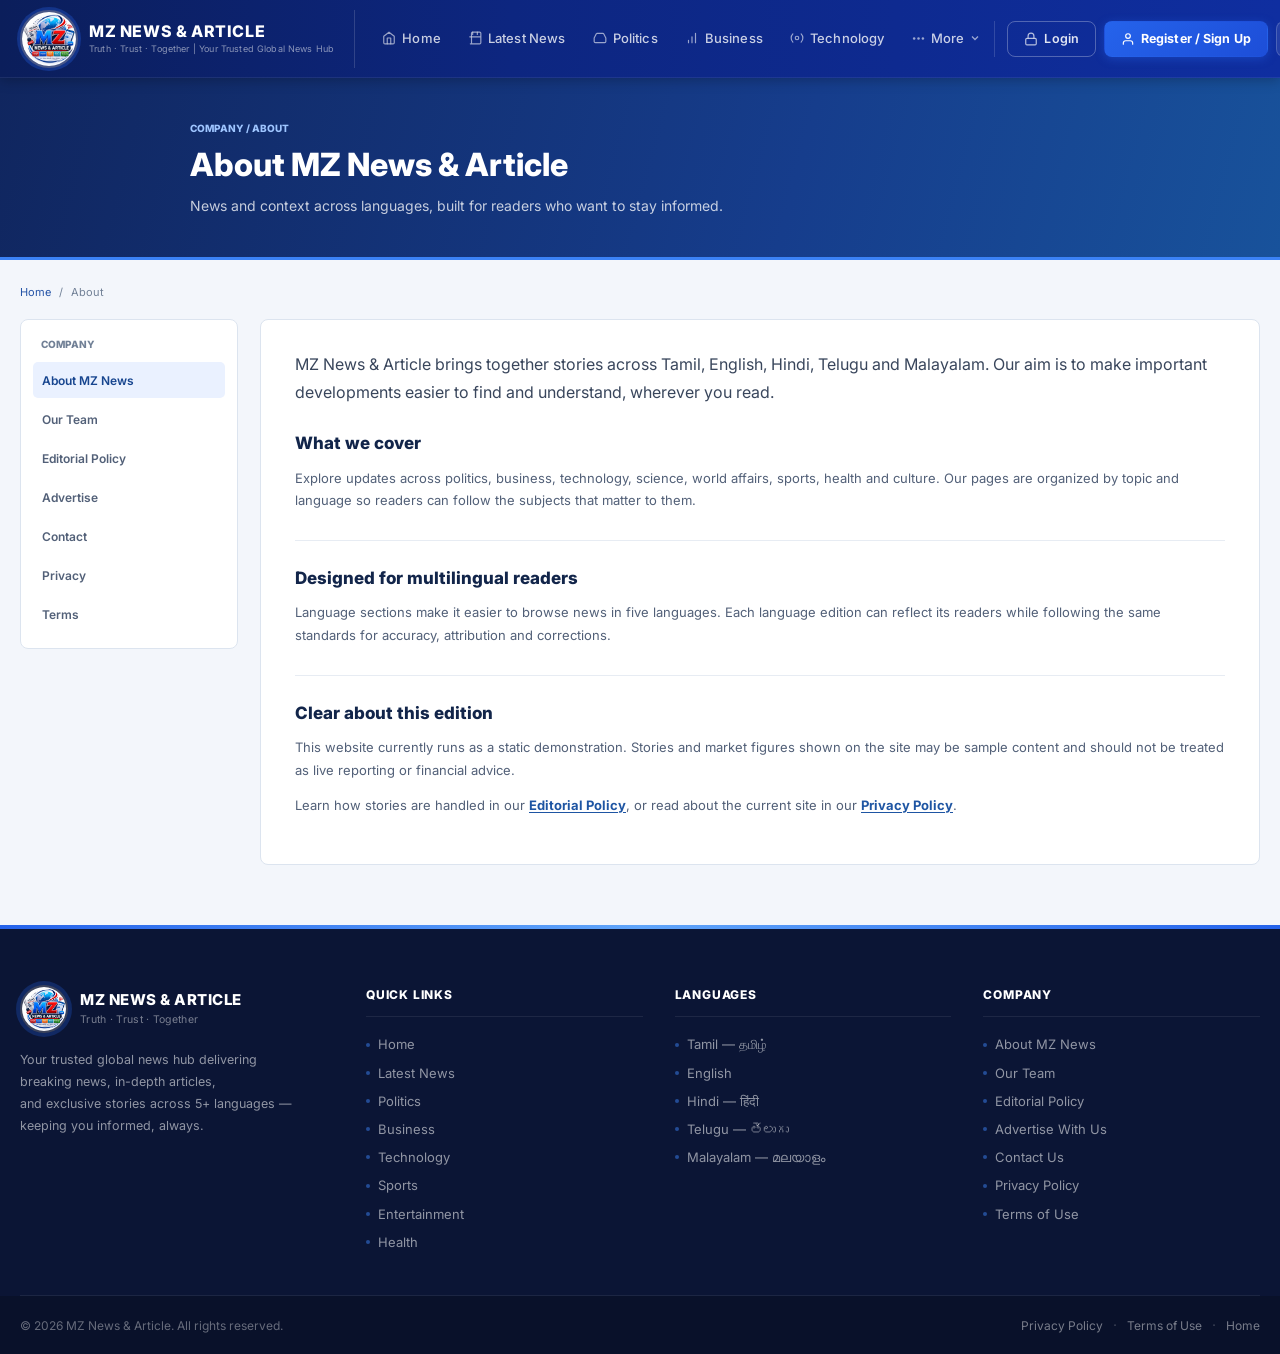
<file: about.html>
<!DOCTYPE html>
<html lang="en">
<head>
  <meta charset="UTF-8" />
  <meta name="viewport" content="width=device-width, initial-scale=1.0" />
      <link rel="icon" href="assets/favicon.ico" sizes="any" />
      <link rel="icon" type="image/png" sizes="32x32" href="assets/favicon-32x32.png" />
      <link rel="icon" type="image/png" sizes="16x16" href="assets/favicon-16x16.png" />
      <link rel="apple-touch-icon" sizes="180x180" href="assets/apple-touch-icon.png" />
      <link rel="manifest" href="assets/site.webmanifest" />
    <meta name="description" content="Learn about MZ News &amp; Article, a multilingual news hub covering Tamil, English, Hindi, Telugu and Malayalam readers." />
    <meta name="keywords" content="about MZ News, multilingual news, Tamil news, India news" />
    <meta name="author" content="MZ News &amp; Article" />
    <meta name="robots" content="index, follow" />
    <meta name="theme-color" content="#0b1e5b" />
    <link rel="canonical" href="about.html" />
    <meta property="og:type" content="website" />
    <meta property="og:site_name" content="MZ News &amp; Article" />
    <meta property="og:locale" content="en_IN" />
    <meta property="og:title" content="About MZ News &amp; Article" />
    <meta property="og:description" content="Learn about MZ News &amp; Article, a multilingual news hub covering five languages." />
    <meta property="og:url" content="about.html" />
    <meta property="og:image" content="assets/og-image.png" />
    <meta property="og:image:alt" content="MZ News &amp; Article multilingual news identity" />
    <meta name="twitter:card" content="summary_large_image" />
    <meta name="twitter:title" content="About MZ News &amp; Article" />
    <meta name="twitter:description" content="Learn about MZ News &amp; Article, a multilingual news hub covering five languages." />
    <meta name="twitter:image" content="assets/og-image.png" />
  <title>About MZ News &amp; Article</title>
  <link rel="stylesheet" href="css/style.css" />
  <link rel="stylesheet" href="css/company-pages.css" />
  <link rel="preconnect" href="https://fonts.googleapis.com" />
  <link href="https://fonts.googleapis.com/css2?family=Inter:wght@400;500;600;700;800&display=swap" rel="stylesheet" />
</head>
<body class="info-page">
  <header class="info-header"><div class="container info-header-inner">
    <a class="info-brand" href="index.html"><img src="Logo.png" alt="MZ News logo" /><span class="info-brand-copy"><span class="info-brand-name">MZ NEWS &amp; ARTICLE</span><span class="info-brand-tagline">Truth · Trust · Together</span></span></a>
    <nav class="info-header-links" aria-label="Main navigation"><a href="index.html">Home</a><a href="news-list.html">Latest News</a><a class="info-header-cta" href="contact.html">Contact</a></nav>
  </div></header>
  <section class="info-hero"><div class="container info-hero-inner"><span class="info-eyebrow">COMPANY / ABOUT</span><h1>About MZ News &amp; Article</h1><p>News and context across languages, built for readers who want to stay informed.</p></div></section>
  <main class="info-main"><div class="container">
    <nav class="info-breadcrumb" aria-label="Breadcrumb"><a href="index.html">Home</a><span>/</span><span>About</span></nav>
    <div class="info-layout">
      <aside class="info-sidebar"><p class="info-sidebar-title">COMPANY</p><nav class="info-page-nav" aria-label="Company pages">
        <a href="about.html" aria-current="page">About MZ News</a><a href="team.html">Our Team</a><a href="editorial-policy.html">Editorial Policy</a><a href="advertise.html">Advertise</a><a href="contact.html">Contact</a><a href="privacy-policy.html">Privacy</a><a href="terms-of-use.html">Terms</a>
      </nav></aside>
      <article class="info-article">
        <p class="info-lead">MZ News &amp; Article brings together stories across Tamil, English, Hindi, Telugu and Malayalam. Our aim is to make important developments easier to find and understand, wherever you read.</p>
        <section class="info-section"><h2>What we cover</h2><p>Explore updates across politics, business, technology, science, world affairs, sports, health and culture. Our pages are organized by topic and language so readers can follow the subjects that matter to them.</p></section>
        <section class="info-section"><h2>Designed for multilingual readers</h2><p>Language sections make it easier to browse news in five languages. Each language edition can reflect its readers while following the same standards for accuracy, attribution and corrections.</p></section>
        <section class="info-section"><h2>Clear about this edition</h2><p>This website currently runs as a static demonstration. Stories and market figures shown on the site may be sample content and should not be treated as live reporting or financial advice.</p><p>Learn how stories are handled in our <a class="info-inline-link" href="editorial-policy.html">Editorial Policy</a>, or read about the current site in our <a class="info-inline-link" href="privacy-policy.html">Privacy Policy</a>.</p></section>
      </article>
    </div>
  </div></main>
  <footer class="info-footer"><div class="container info-footer-inner"><p>&copy; 2026 MZ News &amp; Article</p><nav class="info-footer-links" aria-label="Company links"><a href="about.html">About</a><a href="editorial-policy.html">Editorial Policy</a><a href="advertise.html">Advertise</a><a href="contact.html">Contact</a><a href="privacy-policy.html">Privacy</a><a href="terms-of-use.html">Terms</a></nav></div></footer>
</body>
  <script src="js/company-shell.js"></script>
  <script src="js/script.js"></script>
</html>
</file>
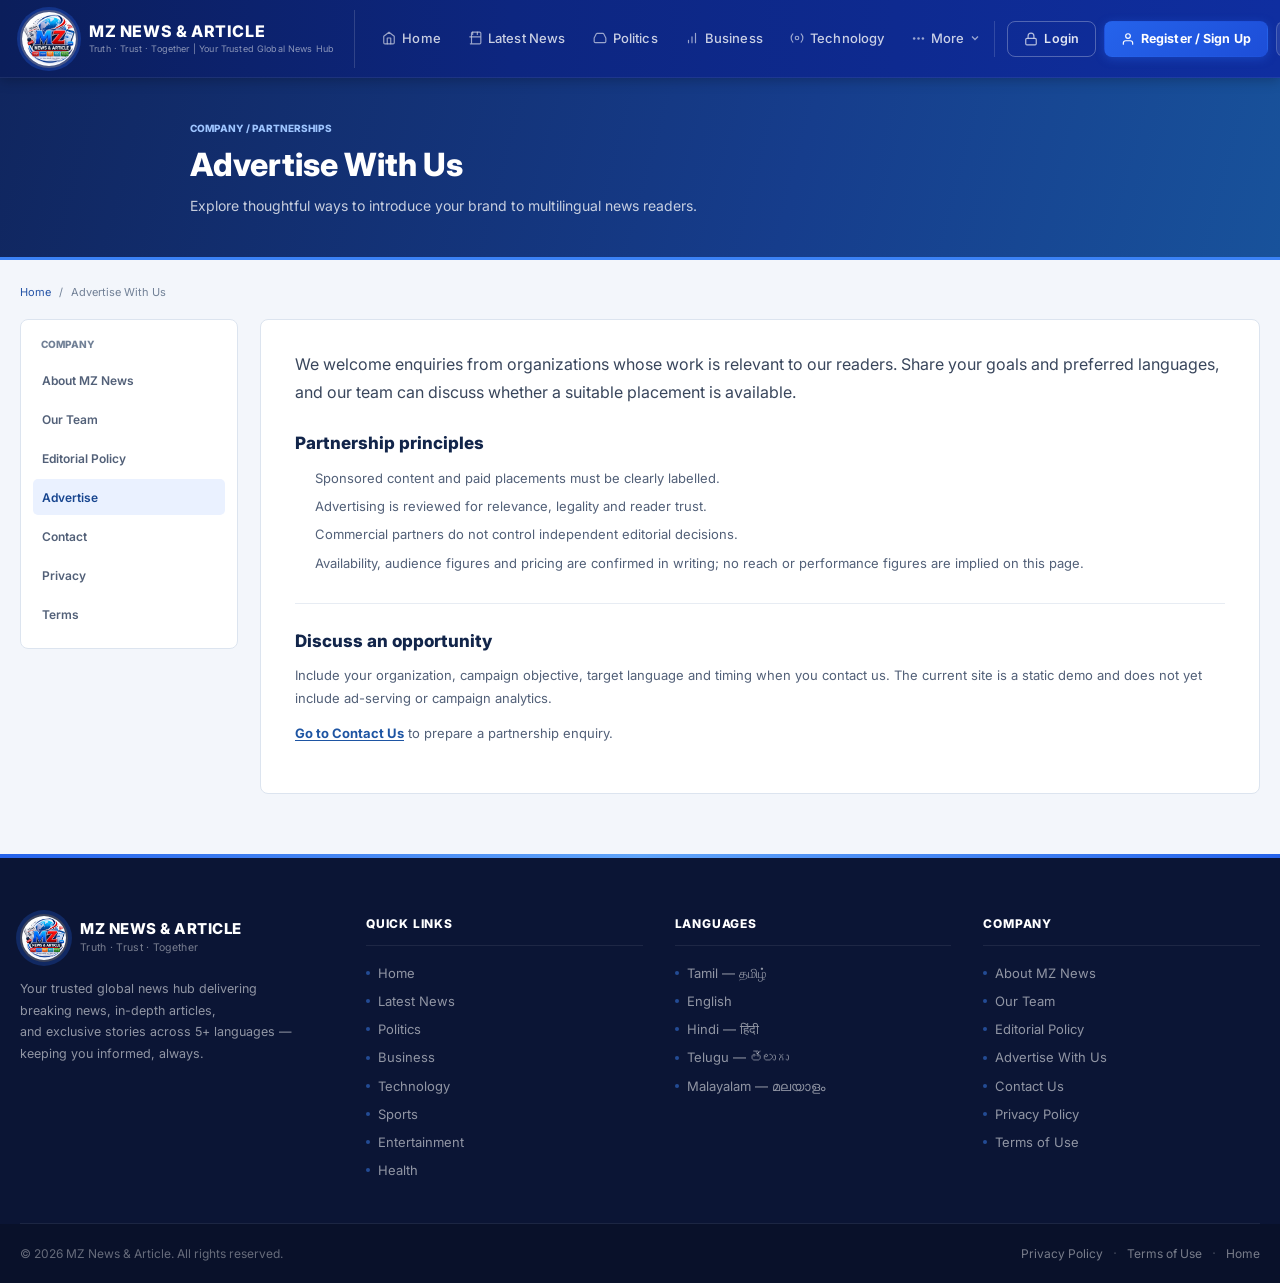
<file: advertise.html>
<!DOCTYPE html>
<html lang="en">
<head>
  <meta charset="UTF-8" />
  <meta name="viewport" content="width=device-width, initial-scale=1.0" />
      <link rel="icon" href="assets/favicon.ico" sizes="any" />
      <link rel="icon" type="image/png" sizes="32x32" href="assets/favicon-32x32.png" />
      <link rel="icon" type="image/png" sizes="16x16" href="assets/favicon-16x16.png" />
      <link rel="apple-touch-icon" sizes="180x180" href="assets/apple-touch-icon.png" />
      <link rel="manifest" href="assets/site.webmanifest" />
    <meta name="description" content="Explore advertising and partnership opportunities with MZ News &amp; Article, with clear separation between paid placements and editorial coverage." />
    <meta name="keywords" content="advertise with MZ News, news partnerships, sponsored content, multilingual audience" />
    <meta name="author" content="MZ News &amp; Article" />
    <meta name="robots" content="index, follow" />
    <meta name="theme-color" content="#0b1e5b" />
    <link rel="canonical" href="advertise.html" />
    <meta property="og:type" content="website" />
    <meta property="og:site_name" content="MZ News &amp; Article" />
    <meta property="og:locale" content="en_IN" />
    <meta property="og:title" content="Advertise With Us — MZ News &amp; Article" />
    <meta property="og:description" content="Explore advertising and partnership opportunities with clear editorial separation." />
    <meta property="og:url" content="advertise.html" />
    <meta property="og:image" content="assets/og-image.png" />
    <meta property="og:image:alt" content="MZ News &amp; Article multilingual news identity" />
    <meta name="twitter:card" content="summary_large_image" />
    <meta name="twitter:title" content="Advertise With Us — MZ News &amp; Article" />
    <meta name="twitter:description" content="Explore advertising and partnership opportunities with clear editorial separation." />
    <meta name="twitter:image" content="assets/og-image.png" />
  <title>Advertise With Us — MZ News &amp; Article</title>
  <link rel="stylesheet" href="css/style.css" />
  <link rel="stylesheet" href="css/company-pages.css" />
  <link rel="preconnect" href="https://fonts.googleapis.com" />
  <link href="https://fonts.googleapis.com/css2?family=Inter:wght@400;500;600;700;800&display=swap" rel="stylesheet" />
</head>
<body class="info-page">
  <header class="info-header"><div class="container info-header-inner">
    <a class="info-brand" href="index.html"><img src="Logo.png" alt="MZ News logo" /><span class="info-brand-copy"><span class="info-brand-name">MZ NEWS &amp; ARTICLE</span><span class="info-brand-tagline">Truth · Trust · Together</span></span></a>
    <nav class="info-header-links" aria-label="Main navigation"><a href="index.html">Home</a><a href="news-list.html">Latest News</a><a class="info-header-cta" href="contact.html">Contact</a></nav>
  </div></header>
  <section class="info-hero"><div class="container info-hero-inner"><span class="info-eyebrow">COMPANY / PARTNERSHIPS</span><h1>Advertise With Us</h1><p>Explore thoughtful ways to introduce your brand to multilingual news readers.</p></div></section>
  <main class="info-main"><div class="container">
    <nav class="info-breadcrumb" aria-label="Breadcrumb"><a href="index.html">Home</a><span>/</span><span>Advertise With Us</span></nav>
    <div class="info-layout">
      <aside class="info-sidebar"><p class="info-sidebar-title">COMPANY</p><nav class="info-page-nav" aria-label="Company pages">
        <a href="about.html">About MZ News</a><a href="team.html">Our Team</a><a href="editorial-policy.html">Editorial Policy</a><a href="advertise.html" aria-current="page">Advertise</a><a href="contact.html">Contact</a><a href="privacy-policy.html">Privacy</a><a href="terms-of-use.html">Terms</a>
      </nav></aside>
      <article class="info-article">
        <p class="info-lead">We welcome enquiries from organizations whose work is relevant to our readers. Share your goals and preferred languages, and our team can discuss whether a suitable placement is available.</p>
        <section class="info-section"><h2>Partnership principles</h2><ul><li>Sponsored content and paid placements must be clearly labelled.</li><li>Advertising is reviewed for relevance, legality and reader trust.</li><li>Commercial partners do not control independent editorial decisions.</li><li>Availability, audience figures and pricing are confirmed in writing; no reach or performance figures are implied on this page.</li></ul></section>
        <section class="info-section"><h2>Discuss an opportunity</h2><p>Include your organization, campaign objective, target language and timing when you contact us. The current site is a static demo and does not yet include ad-serving or campaign analytics.</p><p><a class="info-inline-link" href="contact.html">Go to Contact Us</a> to prepare a partnership enquiry.</p></section>
      </article>
    </div>
  </div></main>
  <footer class="info-footer"><div class="container info-footer-inner"><p>&copy; 2026 MZ News &amp; Article</p><nav class="info-footer-links" aria-label="Company links"><a href="about.html">About</a><a href="editorial-policy.html">Editorial Policy</a><a href="advertise.html">Advertise</a><a href="contact.html">Contact</a><a href="privacy-policy.html">Privacy</a><a href="terms-of-use.html">Terms</a></nav></div></footer>
</body>
  <script src="js/company-shell.js"></script>
  <script src="js/script.js"></script>
</html>
</file>
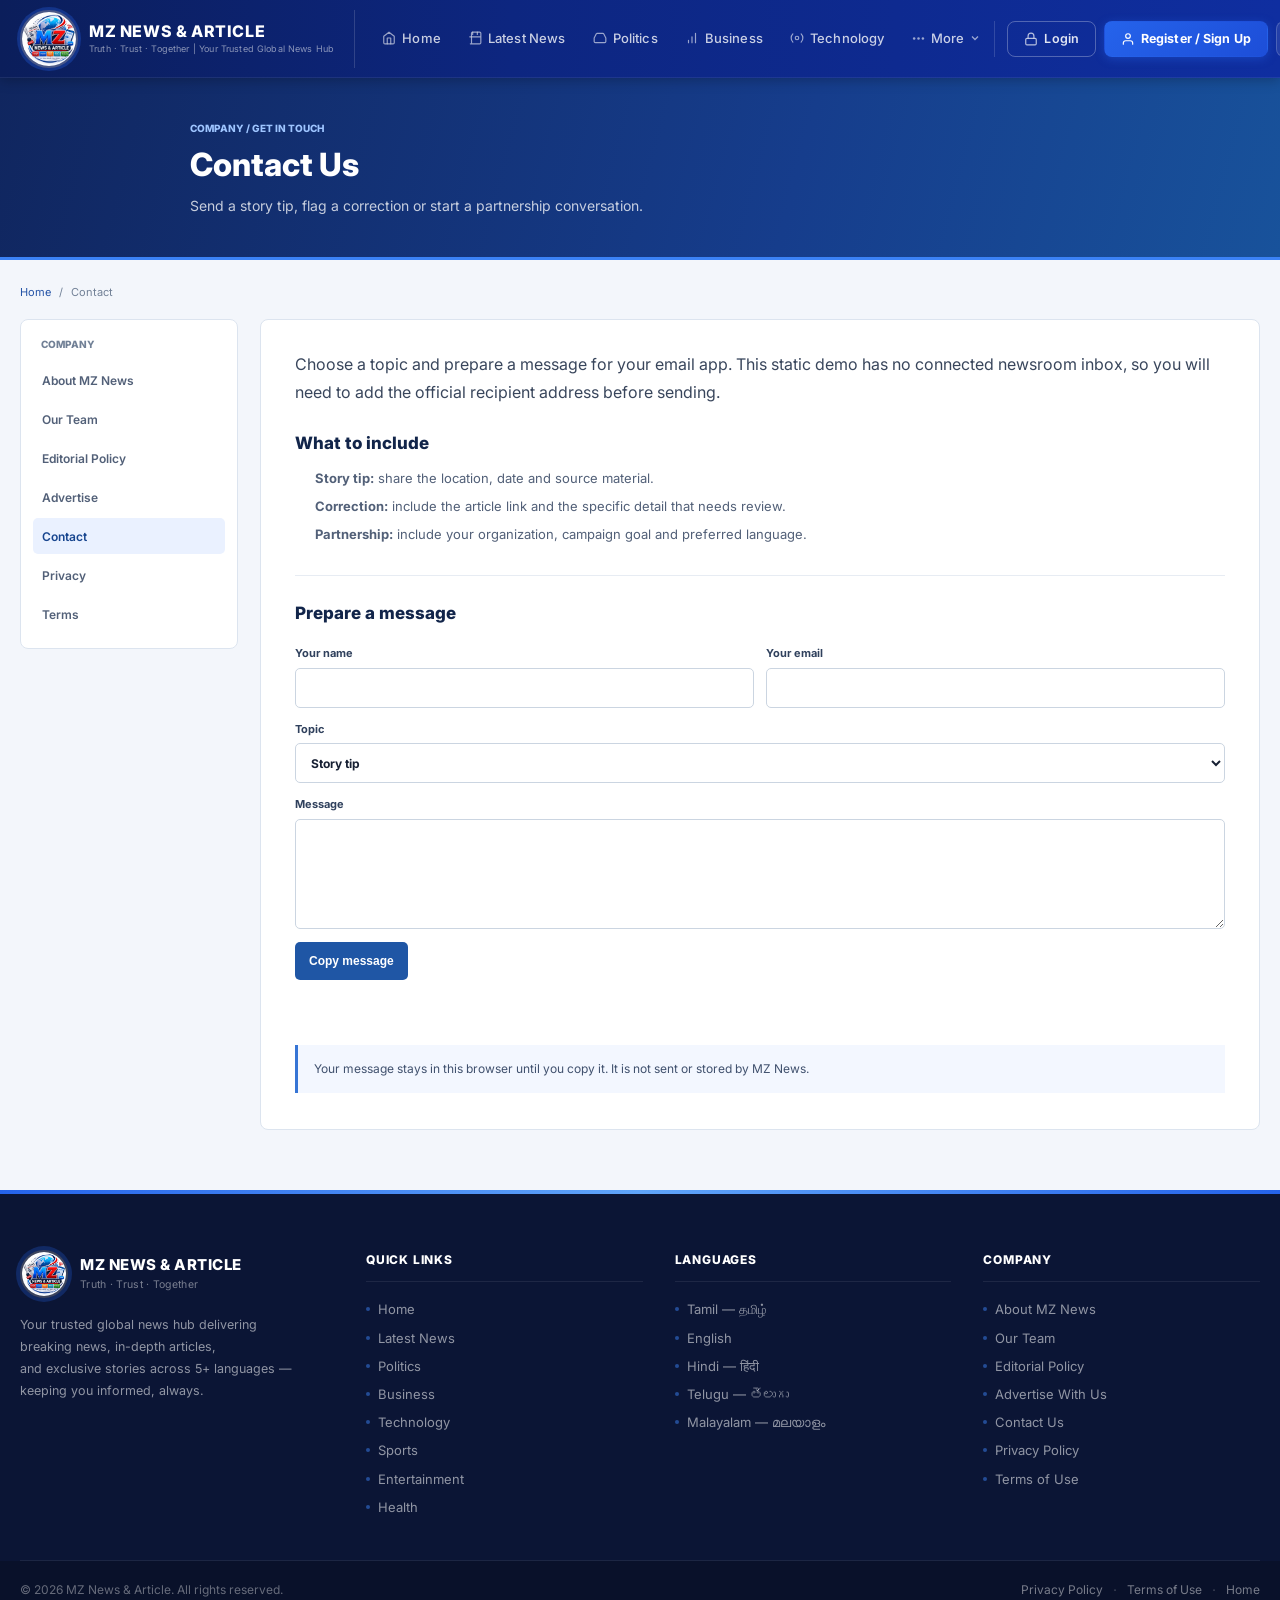
<file: contact.html>
<!DOCTYPE html>
<html lang="en">
<head>
  <meta charset="UTF-8" />
  <meta name="viewport" content="width=device-width, initial-scale=1.0" />
      <link rel="icon" href="assets/favicon.ico" sizes="any" />
      <link rel="icon" type="image/png" sizes="32x32" href="assets/favicon-32x32.png" />
      <link rel="icon" type="image/png" sizes="16x16" href="assets/favicon-16x16.png" />
      <link rel="apple-touch-icon" sizes="180x180" href="assets/apple-touch-icon.png" />
      <link rel="manifest" href="assets/site.webmanifest" />
    <meta name="description" content="Contact MZ News &amp; Article with story tips, correction requests, partnership enquiries or general feedback." />
    <meta name="keywords" content="contact MZ News, news tip, correction request, news partnership" />
    <meta name="author" content="MZ News &amp; Article" />
    <meta name="robots" content="index, follow" />
    <meta name="theme-color" content="#0b1e5b" />
    <link rel="canonical" href="contact.html" />
    <meta property="og:type" content="website" />
    <meta property="og:site_name" content="MZ News &amp; Article" />
    <meta property="og:locale" content="en_IN" />
    <meta property="og:title" content="Contact Us — MZ News &amp; Article" />
    <meta property="og:description" content="Send a story tip, correction request, partnership enquiry or feedback to MZ News &amp; Article." />
    <meta property="og:url" content="contact.html" />
    <meta property="og:image" content="assets/og-image.png" />
    <meta property="og:image:alt" content="MZ News &amp; Article multilingual news identity" />
    <meta name="twitter:card" content="summary_large_image" />
    <meta name="twitter:title" content="Contact Us — MZ News &amp; Article" />
    <meta name="twitter:description" content="Send a story tip, correction request, partnership enquiry or feedback to MZ News &amp; Article." />
    <meta name="twitter:image" content="assets/og-image.png" />
  <title>Contact Us — MZ News &amp; Article</title>
  <link rel="stylesheet" href="css/style.css" />
  <link rel="stylesheet" href="css/company-pages.css" />
  <link rel="preconnect" href="https://fonts.googleapis.com" />
  <link href="https://fonts.googleapis.com/css2?family=Inter:wght@400;500;600;700;800&display=swap" rel="stylesheet" />
</head>
<body class="info-page">
  <header class="info-header"><div class="container info-header-inner">
    <a class="info-brand" href="index.html"><img src="Logo.png" alt="MZ News logo" /><span class="info-brand-copy"><span class="info-brand-name">MZ NEWS &amp; ARTICLE</span><span class="info-brand-tagline">Truth · Trust · Together</span></span></a>
    <nav class="info-header-links" aria-label="Main navigation"><a href="index.html">Home</a><a href="news-list.html">Latest News</a><a class="info-header-cta" href="contact.html" aria-current="page">Contact</a></nav>
  </div></header>
  <section class="info-hero"><div class="container info-hero-inner"><span class="info-eyebrow">COMPANY / GET IN TOUCH</span><h1>Contact Us</h1><p>Send a story tip, flag a correction or start a partnership conversation.</p></div></section>
  <main class="info-main"><div class="container">
    <nav class="info-breadcrumb" aria-label="Breadcrumb"><a href="index.html">Home</a><span>/</span><span>Contact</span></nav>
    <div class="info-layout">
      <aside class="info-sidebar"><p class="info-sidebar-title">COMPANY</p><nav class="info-page-nav" aria-label="Company pages">
        <a href="about.html">About MZ News</a><a href="team.html">Our Team</a><a href="editorial-policy.html">Editorial Policy</a><a href="advertise.html">Advertise</a><a href="contact.html" aria-current="page">Contact</a><a href="privacy-policy.html">Privacy</a><a href="terms-of-use.html">Terms</a>
      </nav></aside>
      <article class="info-article">
        <p class="info-lead">Choose a topic and prepare a message for your email app. This static demo has no connected newsroom inbox, so you will need to add the official recipient address before sending.</p>
        <section class="info-section"><h2>What to include</h2><ul><li><strong>Story tip:</strong> share the location, date and source material.</li><li><strong>Correction:</strong> include the article link and the specific detail that needs review.</li><li><strong>Partnership:</strong> include your organization, campaign goal and preferred language.</li></ul></section>
        <section class="info-section"><h2>Prepare a message</h2>
          <form class="info-contact-form" id="contactDraftForm">
            <div class="info-form-row">
              <label>Your name<input name="name" autocomplete="name" required /></label>
              <label>Your email<input name="email" type="email" autocomplete="email" required /></label>
            </div>
            <label>Topic<select name="topic"><option>Story tip</option><option>Correction request</option><option>Advertising or partnership</option><option>General enquiry</option></select></label>
            <label>Message<textarea name="message" required></textarea></label>
            <button class="info-submit" type="submit">Copy message</button>
            <p class="info-form-status" id="contactDraftStatus" aria-live="polite"></p>
          </form>
          <div class="info-callout">Your message stays in this browser until you copy it. It is not sent or stored by MZ News.</div>
        </section>
      </article>
    </div>
  </div></main>
  <footer class="info-footer"><div class="container info-footer-inner"><p>&copy; 2026 MZ News &amp; Article</p><nav class="info-footer-links" aria-label="Company links"><a href="about.html">About</a><a href="editorial-policy.html">Editorial Policy</a><a href="advertise.html">Advertise</a><a href="contact.html">Contact</a><a href="privacy-policy.html">Privacy</a><a href="terms-of-use.html">Terms</a></nav></div></footer>
  <script>
    document.getElementById('contactDraftForm').addEventListener('submit', function (event) {
      event.preventDefault();
      var form = new FormData(event.currentTarget);
      var message = [
        'To: MZ News & Article newsroom (add the official recipient before sending)',
        'From: ' + form.get('name') + ' <' + form.get('email') + '>',
        'Topic: ' + form.get('topic'),
        '',
        form.get('message')
      ].join('\n');
      var status = document.getElementById('contactDraftStatus');
      function copied() { status.textContent = 'Message copied. Paste it into your email app and add the newsroom recipient.'; }
      if (navigator.clipboard && window.isSecureContext) {
        navigator.clipboard.writeText(message).then(copied).catch(function () { status.textContent = 'Copy failed. Please select and copy your message manually.'; });
      } else {
        var draft = document.createElement('textarea');
        draft.value = message;
        draft.style.position = 'fixed';
        draft.style.opacity = '0';
        document.body.appendChild(draft);
        draft.select();
        var didCopy = document.execCommand('copy');
        document.body.removeChild(draft);
        status.textContent = didCopy ? 'Message copied. Paste it into your email app and add the newsroom recipient.' : 'Copy failed. Please select and copy your message manually.';
      }
    });
  </script>
</body>
  <script src="js/company-shell.js"></script>
  <script src="js/script.js"></script>
</html>
</file>
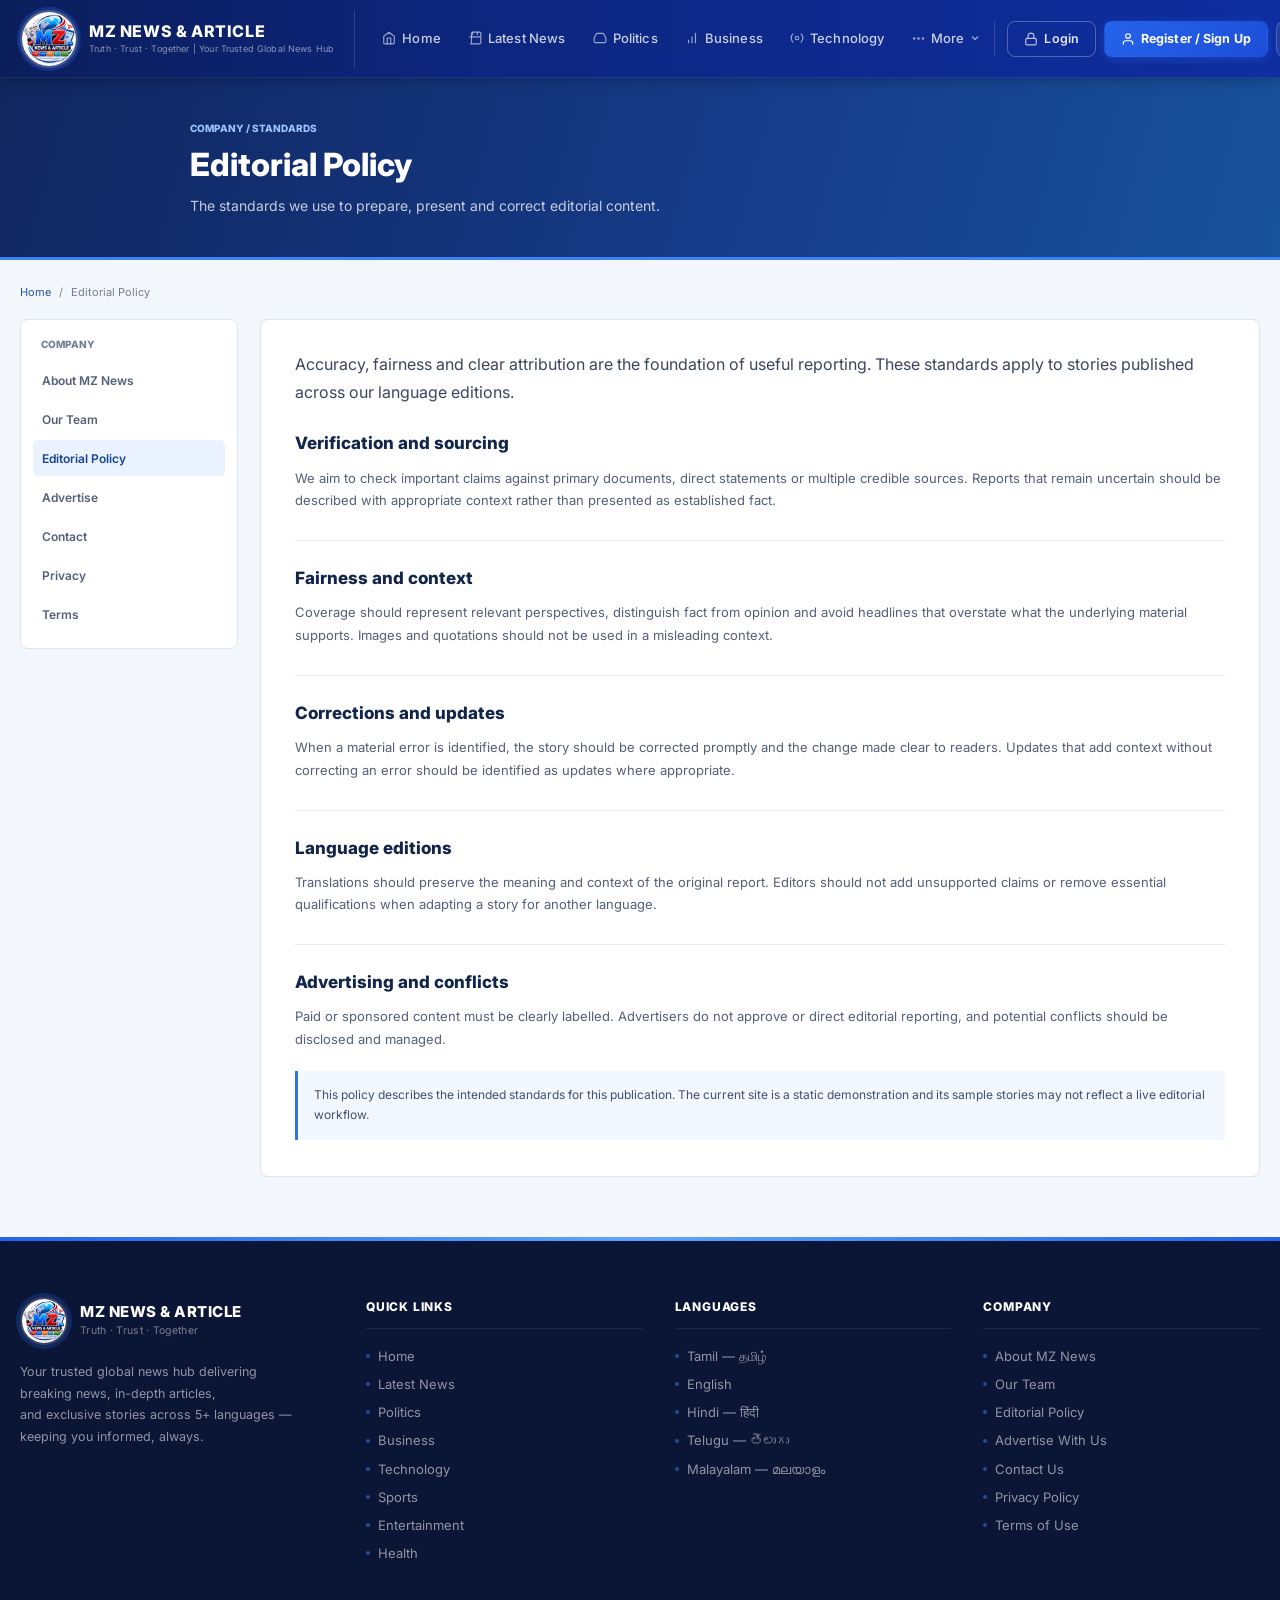
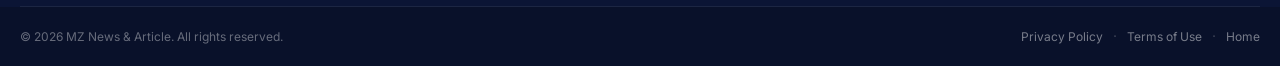
<file: editorial-policy.html>
<!DOCTYPE html>
<html lang="en">
<head>
  <meta charset="UTF-8" />
  <meta name="viewport" content="width=device-width, initial-scale=1.0" />
      <link rel="icon" href="assets/favicon.ico" sizes="any" />
      <link rel="icon" type="image/png" sizes="32x32" href="assets/favicon-32x32.png" />
      <link rel="icon" type="image/png" sizes="16x16" href="assets/favicon-16x16.png" />
      <link rel="apple-touch-icon" sizes="180x180" href="assets/apple-touch-icon.png" />
      <link rel="manifest" href="assets/site.webmanifest" />
    <meta name="description" content="Read the MZ News &amp; Article editorial standards for sourcing, verification, fairness, corrections, translations and sponsored content." />
    <meta name="keywords" content="editorial policy, news accuracy, source verification, corrections, MZ News" />
    <meta name="author" content="MZ News &amp; Article" />
    <meta name="robots" content="index, follow" />
    <meta name="theme-color" content="#0b1e5b" />
    <link rel="canonical" href="editorial-policy.html" />
    <meta property="og:type" content="article" />
    <meta property="og:site_name" content="MZ News &amp; Article" />
    <meta property="og:locale" content="en_IN" />
    <meta property="og:title" content="Editorial Policy — MZ News &amp; Article" />
    <meta property="og:description" content="Our standards for sourcing, verification, fairness, corrections and sponsored content." />
    <meta property="og:url" content="editorial-policy.html" />
    <meta property="og:image" content="assets/og-image.png" />
    <meta property="og:image:alt" content="MZ News &amp; Article multilingual news identity" />
    <meta name="twitter:card" content="summary_large_image" />
    <meta name="twitter:title" content="Editorial Policy — MZ News &amp; Article" />
    <meta name="twitter:description" content="Our standards for sourcing, verification, fairness, corrections and sponsored content." />
    <meta name="twitter:image" content="assets/og-image.png" />
  <title>Editorial Policy — MZ News &amp; Article</title>
  <link rel="stylesheet" href="css/style.css" />
  <link rel="stylesheet" href="css/company-pages.css" />
  <link rel="preconnect" href="https://fonts.googleapis.com" />
  <link href="https://fonts.googleapis.com/css2?family=Inter:wght@400;500;600;700;800&display=swap" rel="stylesheet" />
</head>
<body class="info-page">
  <header class="info-header"><div class="container info-header-inner">
    <a class="info-brand" href="index.html"><img src="Logo.png" alt="MZ News logo" /><span class="info-brand-copy"><span class="info-brand-name">MZ NEWS &amp; ARTICLE</span><span class="info-brand-tagline">Truth · Trust · Together</span></span></a>
    <nav class="info-header-links" aria-label="Main navigation"><a href="index.html">Home</a><a href="news-list.html">Latest News</a><a class="info-header-cta" href="contact.html">Contact</a></nav>
  </div></header>
  <section class="info-hero"><div class="container info-hero-inner"><span class="info-eyebrow">COMPANY / STANDARDS</span><h1>Editorial Policy</h1><p>The standards we use to prepare, present and correct editorial content.</p></div></section>
  <main class="info-main"><div class="container">
    <nav class="info-breadcrumb" aria-label="Breadcrumb"><a href="index.html">Home</a><span>/</span><span>Editorial Policy</span></nav>
    <div class="info-layout">
      <aside class="info-sidebar"><p class="info-sidebar-title">COMPANY</p><nav class="info-page-nav" aria-label="Company pages">
        <a href="about.html">About MZ News</a><a href="team.html">Our Team</a><a href="editorial-policy.html" aria-current="page">Editorial Policy</a><a href="advertise.html">Advertise</a><a href="contact.html">Contact</a><a href="privacy-policy.html">Privacy</a><a href="terms-of-use.html">Terms</a>
      </nav></aside>
      <article class="info-article">
        <p class="info-lead">Accuracy, fairness and clear attribution are the foundation of useful reporting. These standards apply to stories published across our language editions.</p>
        <section class="info-section"><h2>Verification and sourcing</h2><p>We aim to check important claims against primary documents, direct statements or multiple credible sources. Reports that remain uncertain should be described with appropriate context rather than presented as established fact.</p></section>
        <section class="info-section"><h2>Fairness and context</h2><p>Coverage should represent relevant perspectives, distinguish fact from opinion and avoid headlines that overstate what the underlying material supports. Images and quotations should not be used in a misleading context.</p></section>
        <section class="info-section"><h2>Corrections and updates</h2><p>When a material error is identified, the story should be corrected promptly and the change made clear to readers. Updates that add context without correcting an error should be identified as updates where appropriate.</p></section>
        <section class="info-section"><h2>Language editions</h2><p>Translations should preserve the meaning and context of the original report. Editors should not add unsupported claims or remove essential qualifications when adapting a story for another language.</p></section>
        <section class="info-section"><h2>Advertising and conflicts</h2><p>Paid or sponsored content must be clearly labelled. Advertisers do not approve or direct editorial reporting, and potential conflicts should be disclosed and managed.</p></section>
        <div class="info-callout">This policy describes the intended standards for this publication. The current site is a static demonstration and its sample stories may not reflect a live editorial workflow.</div>
      </article>
    </div>
  </div></main>
  <footer class="info-footer"><div class="container info-footer-inner"><p>&copy; 2026 MZ News &amp; Article</p><nav class="info-footer-links" aria-label="Company links"><a href="about.html">About</a><a href="editorial-policy.html">Editorial Policy</a><a href="advertise.html">Advertise</a><a href="contact.html">Contact</a><a href="privacy-policy.html">Privacy</a><a href="terms-of-use.html">Terms</a></nav></div></footer>
</body>
  <script src="js/company-shell.js"></script>
  <script src="js/script.js"></script>
</html>
</file>
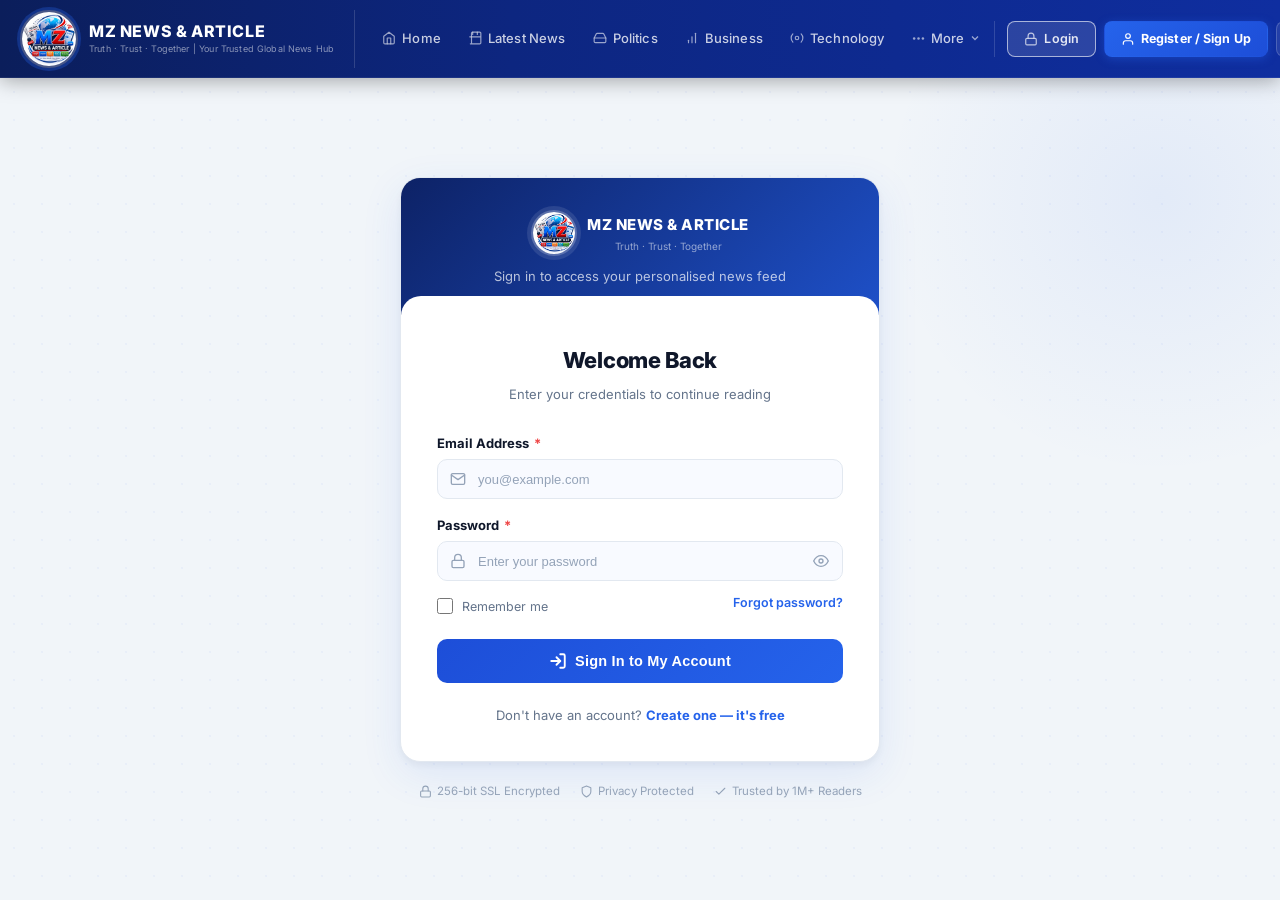
<file: login.html>
<!DOCTYPE html>
<html lang="en">
<head>
  <meta charset="UTF-8" />
  <meta name="viewport" content="width=device-width, initial-scale=1.0" />
      <link rel="icon" href="assets/favicon.ico" sizes="any" />
      <link rel="icon" type="image/png" sizes="32x32" href="assets/favicon-32x32.png" />
      <link rel="icon" type="image/png" sizes="16x16" href="assets/favicon-16x16.png" />
      <link rel="apple-touch-icon" sizes="180x180" href="assets/apple-touch-icon.png" />
      <link rel="manifest" href="assets/site.webmanifest" />
    <meta name="description" content="Sign-in page preview for MZ News &amp; Article. Account access is a front-end demonstration and is not connected to a backend." />
      <meta name="keywords" content="MZ News login, reader account, sign in" />
      <meta name="author" content="MZ News &amp; Article" />
    <meta name="robots" content="noindex, nofollow" />
    <meta name="theme-color" content="#0b1e5b" />
    <link rel="canonical" href="login.html" />
    <meta property="og:type" content="website" />
    <meta property="og:site_name" content="MZ News &amp; Article" />
      <meta property="og:locale" content="en_IN" />
    <meta property="og:title" content="Login — MZ News &amp; Article" />
    <meta property="og:description" content="Sign-in page preview for MZ News &amp; Article readers." />
    <meta property="og:url" content="login.html" />
    <meta property="og:image" content="assets/og-image.png" />
    <meta property="og:image:alt" content="MZ News &amp; Article multilingual news identity" />
    <meta name="twitter:card" content="summary_large_image" />
    <meta name="twitter:title" content="Login — MZ News &amp; Article" />
    <meta name="twitter:description" content="Sign-in page preview for MZ News &amp; Article readers." />
    <meta name="twitter:image" content="assets/og-image.png" />
  <title>Login — MZ News &amp; Article</title>
  <link rel="stylesheet" href="css/style.css" />
  <link rel="preconnect" href="https://fonts.googleapis.com" />
  <link href="https://fonts.googleapis.com/css2?family=Inter:wght@400;500;600;700;800;900&display=swap" rel="stylesheet" />
  <style>body { font-family: 'Inter', 'Segoe UI', sans-serif; }</style>
</head>
<body>

<!-- ══════════════════════════════════════════════════════
     NAVBAR
══════════════════════════════════════════════════════════ -->
<nav class="navbar" id="navbar">
  <div class="container navbar-inner">

    <a href="index.html" class="navbar-logo">
      <img src="Logo.png" alt="MZ News Logo" />
      <div class="navbar-logo-text">
        <span class="brand-name">MZ NEWS &amp; ARTICLE</span>
        <span class="brand-tagline">Truth · Trust · Together | Your Trusted Global News Hub</span>
      </div>
    </a>

    <ul class="navbar-nav" id="navbarNav">
      <li><a href="index.html" class="nav-link">
        <svg xmlns="http://www.w3.org/2000/svg" viewBox="0 0 24 24" fill="none" stroke="currentColor" stroke-width="2" stroke-linecap="round" stroke-linejoin="round"><path d="m3 9 9-7 9 7v11a2 2 0 0 1-2 2H5a2 2 0 0 1-2-2z"/><polyline points="9 22 9 12 15 12 15 22"/></svg>Home
      </a></li>
      <li><a href="news-list.html" class="nav-link">
        <svg xmlns="http://www.w3.org/2000/svg" viewBox="0 0 24 24" fill="none" stroke="currentColor" stroke-width="2" stroke-linecap="round" stroke-linejoin="round"><path d="M4 22h16a2 2 0 0 0 2-2V4a2 2 0 0 0-2-2H8a2 2 0 0 0-2 2v16a2 2 0 0 0 2 2z"/><path d="M16 2v4"/><path d="M8 2v4"/><path d="M3 10h18"/></svg>Latest News
      </a></li>
      <li><a href="news-list.html?cat=politics" class="nav-link">
        <svg xmlns="http://www.w3.org/2000/svg" viewBox="0 0 24 24" fill="none" stroke="currentColor" stroke-width="2" stroke-linecap="round" stroke-linejoin="round"><line x1="22" y1="12" x2="2" y2="12"/><path d="M5.45 5.11 2 12v6a2 2 0 0 0 2 2h16a2 2 0 0 0 2-2v-6l-3.45-6.89A2 2 0 0 0 16.76 4H7.24a2 2 0 0 0-1.79 1.11z"/></svg>Politics
      </a></li>
      <li><a href="news-list.html?cat=business" class="nav-link">
        <svg xmlns="http://www.w3.org/2000/svg" viewBox="0 0 24 24" fill="none" stroke="currentColor" stroke-width="2" stroke-linecap="round" stroke-linejoin="round"><line x1="12" y1="20" x2="12" y2="10"/><line x1="18" y1="20" x2="18" y2="4"/><line x1="6" y1="20" x2="6" y2="16"/></svg>Business
      </a></li>
      <li><a href="news-list.html?cat=technology" class="nav-link">
        <svg xmlns="http://www.w3.org/2000/svg" viewBox="0 0 24 24" fill="none" stroke="currentColor" stroke-width="2" stroke-linecap="round" stroke-linejoin="round"><circle cx="12" cy="12" r="3"/><path d="M19.07 4.93a10 10 0 0 1 0 14.14M4.93 4.93a10 10 0 0 0 0 14.14"/></svg>Technology
      </a></li>
      <li class="nav-more">
        <span style="display:flex;align-items:center;gap:5px;">
          <svg xmlns="http://www.w3.org/2000/svg" viewBox="0 0 24 24" fill="currentColor" width="15" height="15"><circle cx="5" cy="12" r="2"/><circle cx="12" cy="12" r="2"/><circle cx="19" cy="12" r="2"/></svg>
          More
          <svg xmlns="http://www.w3.org/2000/svg" viewBox="0 0 24 24" fill="none" stroke="currentColor" stroke-width="2.5" width="12" height="12"><polyline points="6 9 12 15 18 9"/></svg>
        </span>
        <div class="nav-more-dropdown">
          <a href="news-list.html?cat=sports">
            <svg xmlns="http://www.w3.org/2000/svg" viewBox="0 0 24 24" fill="none" stroke="currentColor" stroke-width="2" width="14" height="14"><circle cx="12" cy="12" r="10"/></svg>Sports
          </a>
          <a href="news-list.html?cat=entertainment">
            <svg xmlns="http://www.w3.org/2000/svg" viewBox="0 0 24 24" fill="none" stroke="currentColor" stroke-width="2" width="14" height="14"><polygon points="23 7 16 12 23 17 23 7"/><rect x="1" y="5" width="15" height="14" rx="2"/></svg>Entertainment
          </a>
          <a href="news-list.html?cat=world">
            <svg xmlns="http://www.w3.org/2000/svg" viewBox="0 0 24 24" fill="none" stroke="currentColor" stroke-width="2" width="14" height="14"><circle cx="12" cy="12" r="10"/><line x1="2" y1="12" x2="22" y2="12"/></svg>World
          </a>
        </div>
      </li>
    </ul>

    <div class="navbar-actions" id="navbarActions">
      <a href="login.html" class="btn-login" style="background:rgba(255,255,255,0.12);border-color:rgba(255,255,255,0.6);">
        <svg xmlns="http://www.w3.org/2000/svg" viewBox="0 0 24 24" fill="none" stroke="currentColor" stroke-width="2" stroke-linecap="round" stroke-linejoin="round"><rect x="3" y="11" width="18" height="11" rx="2"/><path d="M7 11V7a5 5 0 0 1 10 0v4"/></svg>
        Login
      </a>
      <a href="signup.html" class="btn-register">
        <svg xmlns="http://www.w3.org/2000/svg" viewBox="0 0 24 24" fill="none" stroke="currentColor" stroke-width="2" stroke-linecap="round" stroke-linejoin="round"><path d="M20 21v-2a4 4 0 0 0-4-4H8a4 4 0 0 0-4 4v2"/><circle cx="12" cy="7" r="4"/></svg>
        Register / Sign Up
      </a>
      <button class="btn-search" id="searchToggle" aria-label="Search">
        <svg xmlns="http://www.w3.org/2000/svg" viewBox="0 0 24 24" fill="none" stroke="currentColor" stroke-width="2.5" stroke-linecap="round" stroke-linejoin="round"><circle cx="11" cy="11" r="8"/><line x1="21" y1="21" x2="16.65" y2="16.65"/></svg>
      </button>
    </div>

    <button class="hamburger" id="hamburger" aria-label="Menu">
      <span></span><span></span><span></span>
    </button>
  </div>
  <div class="search-bar" id="searchBar">
    <div class="search-bar-inner">
      <input type="text" placeholder="Search news, articles, topics…" id="searchInput" />
      <button class="search-submit">Search</button>
    </div>
  </div>
</nav>

<!-- ══════════════════════════════════════════════════════
     LOGIN PAGE
══════════════════════════════════════════════════════════ -->
<div class="auth-page">
  <div class="auth-wrapper">
    <div class="auth-card">

      <!-- Card Top -->
      <div class="auth-card-top">
        <div class="auth-logo-wrap">
          <img src="Logo.png" alt="MZ News" />
          <div>
            <div class="auth-brand">MZ NEWS &amp; ARTICLE</div>
            <div class="auth-tagline-small">Truth · Trust · Together</div>
          </div>
        </div>
        <p class="auth-card-subtitle">Sign in to access your personalised news feed</p>
      </div>

      <!-- Card Body -->
      <div class="auth-card-body">
        <h2 class="auth-heading">Welcome Back</h2>
        <p class="auth-subheading">Enter your credentials to continue reading</p>

        <!-- Login Form -->
        <form class="auth-form" id="loginForm" novalidate>

          <!-- Email -->
          <div class="form-group">
            <label class="form-label" for="loginEmail">Email Address <span>*</span></label>
            <div class="input-wrap">
              <span class="input-icon">
                <svg xmlns="http://www.w3.org/2000/svg" viewBox="0 0 24 24" fill="none" stroke="currentColor" stroke-width="2" stroke-linecap="round" stroke-linejoin="round"><path d="M4 4h16c1.1 0 2 .9 2 2v12c0 1.1-.9 2-2 2H4c-1.1 0-2-.9-2-2V6c0-1.1.9-2 2-2z"/><polyline points="22,6 12,13 2,6"/></svg>
              </span>
              <input type="email" id="loginEmail" class="form-input" placeholder="you@example.com" autocomplete="email" required />
            </div>
          </div>

          <!-- Password -->
          <div class="form-group">
            <label class="form-label" for="loginPassword">Password <span>*</span></label>
            <div class="input-wrap">
              <span class="input-icon">
                <svg xmlns="http://www.w3.org/2000/svg" viewBox="0 0 24 24" fill="none" stroke="currentColor" stroke-width="2" stroke-linecap="round" stroke-linejoin="round"><rect x="3" y="11" width="18" height="11" rx="2"/><path d="M7 11V7a5 5 0 0 1 10 0v4"/></svg>
              </span>
              <input type="password" id="loginPassword" class="form-input" placeholder="Enter your password" autocomplete="current-password" required />
              <button type="button" class="input-toggle" id="toggleLoginPwd" aria-label="Show password">
                <svg xmlns="http://www.w3.org/2000/svg" viewBox="0 0 24 24" fill="none" stroke="currentColor" stroke-width="2" stroke-linecap="round" stroke-linejoin="round" id="eyeIconLogin"><path d="M1 12s4-8 11-8 11 8 11 8-4 8-11 8-11-8-11-8z"/><circle cx="12" cy="12" r="3"/></svg>
              </button>
            </div>
          </div>

          <!-- Remember + Forgot -->
          <div style="display:flex;align-items:center;justify-content:space-between;flex-wrap:wrap;gap:8px;">
            <label class="form-check" style="margin-top:0;">
              <input type="checkbox" id="rememberMe" />
              <span style="font-size:12.5px;color:#64748b;">Remember me</span>
            </label>
            <div class="form-forgot">
              <a href="#">Forgot password?</a>
            </div>
          </div>

          <!-- Submit -->
          <button type="submit" class="auth-submit-btn">
            <svg xmlns="http://www.w3.org/2000/svg" viewBox="0 0 24 24" fill="none" stroke="currentColor" stroke-width="2.5" stroke-linecap="round" stroke-linejoin="round"><path d="M15 3h4a2 2 0 0 1 2 2v14a2 2 0 0 1-2 2h-4"/><polyline points="10 17 15 12 10 7"/><line x1="15" y1="12" x2="3" y2="12"/></svg>
            Sign In to My Account
          </button>

        </form>

        <!-- Switch to Signup -->
        <div class="auth-switch">
          Don't have an account?
          <a href="signup.html">Create one — it's free</a>
        </div>

      </div><!-- /auth-card-body -->
    </div><!-- /auth-card -->

    <!-- Trust badges below card -->
    <div style="display:flex;align-items:center;justify-content:center;gap:20px;margin-top:20px;flex-wrap:wrap;">
      <span style="display:flex;align-items:center;gap:5px;font-size:11.5px;color:#94a3b8;">
        <svg xmlns="http://www.w3.org/2000/svg" viewBox="0 0 24 24" fill="none" stroke="currentColor" stroke-width="2" stroke-linecap="round" stroke-linejoin="round" width="13" height="13"><rect x="3" y="11" width="18" height="11" rx="2"/><path d="M7 11V7a5 5 0 0 1 10 0v4"/></svg>
        256-bit SSL Encrypted
      </span>
      <span style="display:flex;align-items:center;gap:5px;font-size:11.5px;color:#94a3b8;">
        <svg xmlns="http://www.w3.org/2000/svg" viewBox="0 0 24 24" fill="none" stroke="currentColor" stroke-width="2" stroke-linecap="round" stroke-linejoin="round" width="13" height="13"><path d="M12 22s8-4 8-10V5l-8-3-8 3v7c0 6 8 10 8 10z"/></svg>
        Privacy Protected
      </span>
      <span style="display:flex;align-items:center;gap:5px;font-size:11.5px;color:#94a3b8;">
        <svg xmlns="http://www.w3.org/2000/svg" viewBox="0 0 24 24" fill="none" stroke="currentColor" stroke-width="2" stroke-linecap="round" stroke-linejoin="round" width="13" height="13"><polyline points="20 6 9 17 4 12"/></svg>
        Trusted by 1M+ Readers
      </span>
    </div>

  </div><!-- /auth-wrapper -->
</div><!-- /auth-page -->

<script src="js/script.js"></script>
<script>
  // Password toggle
  document.getElementById('toggleLoginPwd').addEventListener('click', function() {
    var inp = document.getElementById('loginPassword');
    var icon = document.getElementById('eyeIconLogin');
    if (inp.type === 'password') {
      inp.type = 'text';
      icon.innerHTML = '<path d="M17.94 17.94A10.07 10.07 0 0 1 12 20c-7 0-11-8-11-8a18.45 18.45 0 0 1 5.06-5.94M9.9 4.24A9.12 9.12 0 0 1 12 4c7 0 11 8 11 8a18.5 18.5 0 0 1-2.16 3.19"/><line x1="1" y1="1" x2="23" y2="23"/>';
    } else {
      inp.type = 'password';
      icon.innerHTML = '<path d="M1 12s4-8 11-8 11 8 11 8-4 8-11 8-11-8-11-8z"/><circle cx="12" cy="12" r="3"/>';
    }
  });

  // Basic form validation feedback
  document.getElementById('loginForm').addEventListener('submit', function(e) {
    e.preventDefault();
    var email = document.getElementById('loginEmail');
    var pwd   = document.getElementById('loginPassword');
    var valid = true;
    [email, pwd].forEach(function(f) {
      f.classList.remove('error');
      var err = f.parentElement.nextElementSibling;
      if (err && err.classList.contains('form-error')) err.remove();
    });
    if (!email.value || !/\S+@\S+\.\S+/.test(email.value)) {
      email.classList.add('error');
      valid = false;
    }
    if (!pwd.value || pwd.value.length < 6) {
      pwd.classList.add('error');
      valid = false;
    }
    if (valid) {
      var btn = this.querySelector('.auth-submit-btn');
      btn.textContent = 'Signing in…';
      btn.style.opacity = '0.75';
      // In a real app, submit to backend here
      setTimeout(function() { window.location.href = 'index.html'; }, 1200);
    }
  });
</script>
</body>
</html>
</file>
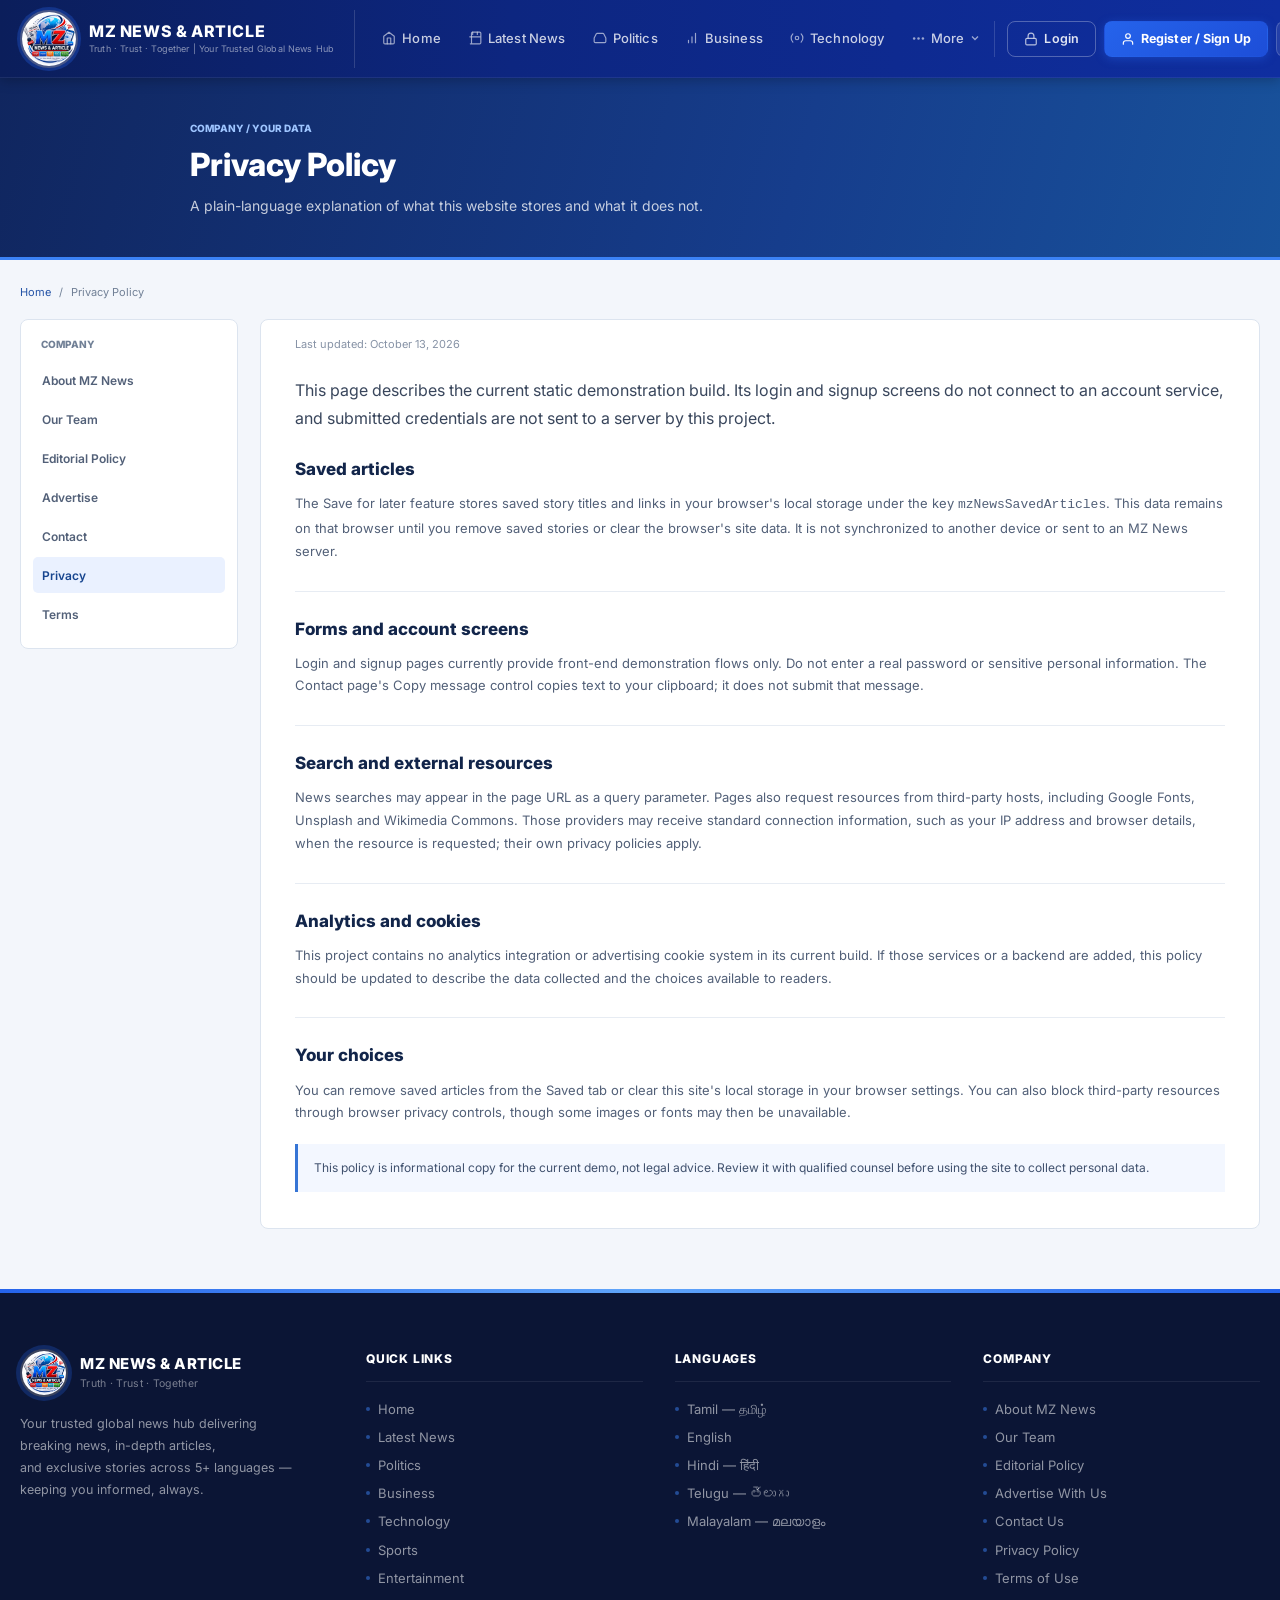
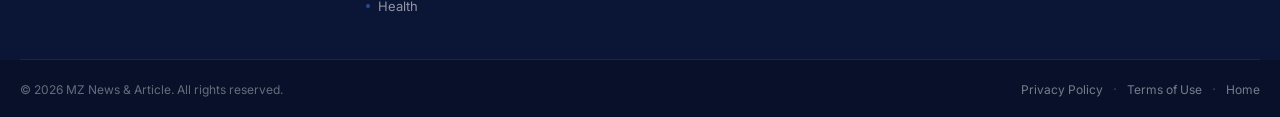
<file: privacy-policy.html>
<!DOCTYPE html>
<html lang="en">
<head>
  <meta charset="UTF-8" />
  <meta name="viewport" content="width=device-width, initial-scale=1.0" />
      <link rel="icon" href="assets/favicon.ico" sizes="any" />
      <link rel="icon" type="image/png" sizes="32x32" href="assets/favicon-32x32.png" />
      <link rel="icon" type="image/png" sizes="16x16" href="assets/favicon-16x16.png" />
      <link rel="apple-touch-icon" sizes="180x180" href="assets/apple-touch-icon.png" />
      <link rel="manifest" href="assets/site.webmanifest" />
    <meta name="description" content="See what MZ News &amp; Article's current static demo stores, including browser-local saved articles, and what it does not send to a server." />
    <meta name="keywords" content="MZ News privacy policy, saved articles, local storage, data privacy" />
    <meta name="author" content="MZ News &amp; Article" />
    <meta name="robots" content="index, follow" />
    <meta name="theme-color" content="#0b1e5b" />
    <link rel="canonical" href="privacy-policy.html" />
    <meta property="og:type" content="article" />
    <meta property="og:site_name" content="MZ News &amp; Article" />
    <meta property="og:locale" content="en_IN" />
    <meta property="og:title" content="Privacy Policy — MZ News &amp; Article" />
    <meta property="og:description" content="Learn what the current MZ News demo stores in your browser and what it does not send to a server." />
    <meta property="og:url" content="privacy-policy.html" />
    <meta property="og:image" content="assets/og-image.png" />
    <meta property="og:image:alt" content="MZ News &amp; Article multilingual news identity" />
    <meta name="twitter:card" content="summary_large_image" />
    <meta name="twitter:title" content="Privacy Policy — MZ News &amp; Article" />
    <meta name="twitter:description" content="Learn what the current MZ News demo stores in your browser and what it does not send to a server." />
    <meta name="twitter:image" content="assets/og-image.png" />
  <title>Privacy Policy — MZ News &amp; Article</title>
  <link rel="stylesheet" href="css/style.css" />
  <link rel="stylesheet" href="css/company-pages.css" />
  <link rel="preconnect" href="https://fonts.googleapis.com" />
  <link href="https://fonts.googleapis.com/css2?family=Inter:wght@400;500;600;700;800&display=swap" rel="stylesheet" />
</head>
<body class="info-page">
  <header class="info-header"><div class="container info-header-inner">
    <a class="info-brand" href="index.html"><img src="Logo.png" alt="MZ News logo" /><span class="info-brand-copy"><span class="info-brand-name">MZ NEWS &amp; ARTICLE</span><span class="info-brand-tagline">Truth · Trust · Together</span></span></a>
    <nav class="info-header-links" aria-label="Main navigation"><a href="index.html">Home</a><a href="news-list.html">Latest News</a><a class="info-header-cta" href="contact.html">Contact</a></nav>
  </div></header>
  <section class="info-hero"><div class="container info-hero-inner"><span class="info-eyebrow">COMPANY / YOUR DATA</span><h1>Privacy Policy</h1><p>A plain-language explanation of what this website stores and what it does not.</p></div></section>
  <main class="info-main"><div class="container">
    <nav class="info-breadcrumb" aria-label="Breadcrumb"><a href="index.html">Home</a><span>/</span><span>Privacy Policy</span></nav>
    <div class="info-layout">
      <aside class="info-sidebar"><p class="info-sidebar-title">COMPANY</p><nav class="info-page-nav" aria-label="Company pages">
        <a href="about.html">About MZ News</a><a href="team.html">Our Team</a><a href="editorial-policy.html">Editorial Policy</a><a href="advertise.html">Advertise</a><a href="contact.html">Contact</a><a href="privacy-policy.html" aria-current="page">Privacy</a><a href="terms-of-use.html">Terms</a>
      </nav></aside>
      <article class="info-article">
        <p class="info-meta">Last updated: October 13, 2026</p>
        <p class="info-lead">This page describes the current static demonstration build. Its login and signup screens do not connect to an account service, and submitted credentials are not sent to a server by this project.</p>
        <section class="info-section"><h2>Saved articles</h2><p>The Save for later feature stores saved story titles and links in your browser's local storage under the key <code>mzNewsSavedArticles</code>. This data remains on that browser until you remove saved stories or clear the browser's site data. It is not synchronized to another device or sent to an MZ News server.</p></section>
        <section class="info-section"><h2>Forms and account screens</h2><p>Login and signup pages currently provide front-end demonstration flows only. Do not enter a real password or sensitive personal information. The Contact page's Copy message control copies text to your clipboard; it does not submit that message.</p></section>
        <section class="info-section"><h2>Search and external resources</h2><p>News searches may appear in the page URL as a query parameter. Pages also request resources from third-party hosts, including Google Fonts, Unsplash and Wikimedia Commons. Those providers may receive standard connection information, such as your IP address and browser details, when the resource is requested; their own privacy policies apply.</p></section>
        <section class="info-section"><h2>Analytics and cookies</h2><p>This project contains no analytics integration or advertising cookie system in its current build. If those services or a backend are added, this policy should be updated to describe the data collected and the choices available to readers.</p></section>
        <section class="info-section"><h2>Your choices</h2><p>You can remove saved articles from the Saved tab or clear this site's local storage in your browser settings. You can also block third-party resources through browser privacy controls, though some images or fonts may then be unavailable.</p></section>
        <div class="info-callout">This policy is informational copy for the current demo, not legal advice. Review it with qualified counsel before using the site to collect personal data.</div>
      </article>
    </div>
  </div></main>
  <footer class="info-footer"><div class="container info-footer-inner"><p>&copy; 2026 MZ News &amp; Article</p><nav class="info-footer-links" aria-label="Company links"><a href="about.html">About</a><a href="editorial-policy.html">Editorial Policy</a><a href="advertise.html">Advertise</a><a href="contact.html">Contact</a><a href="privacy-policy.html">Privacy</a><a href="terms-of-use.html">Terms</a></nav></div></footer>
</body>
  <script src="js/company-shell.js"></script>
  <script src="js/script.js"></script>
</html>
</file>
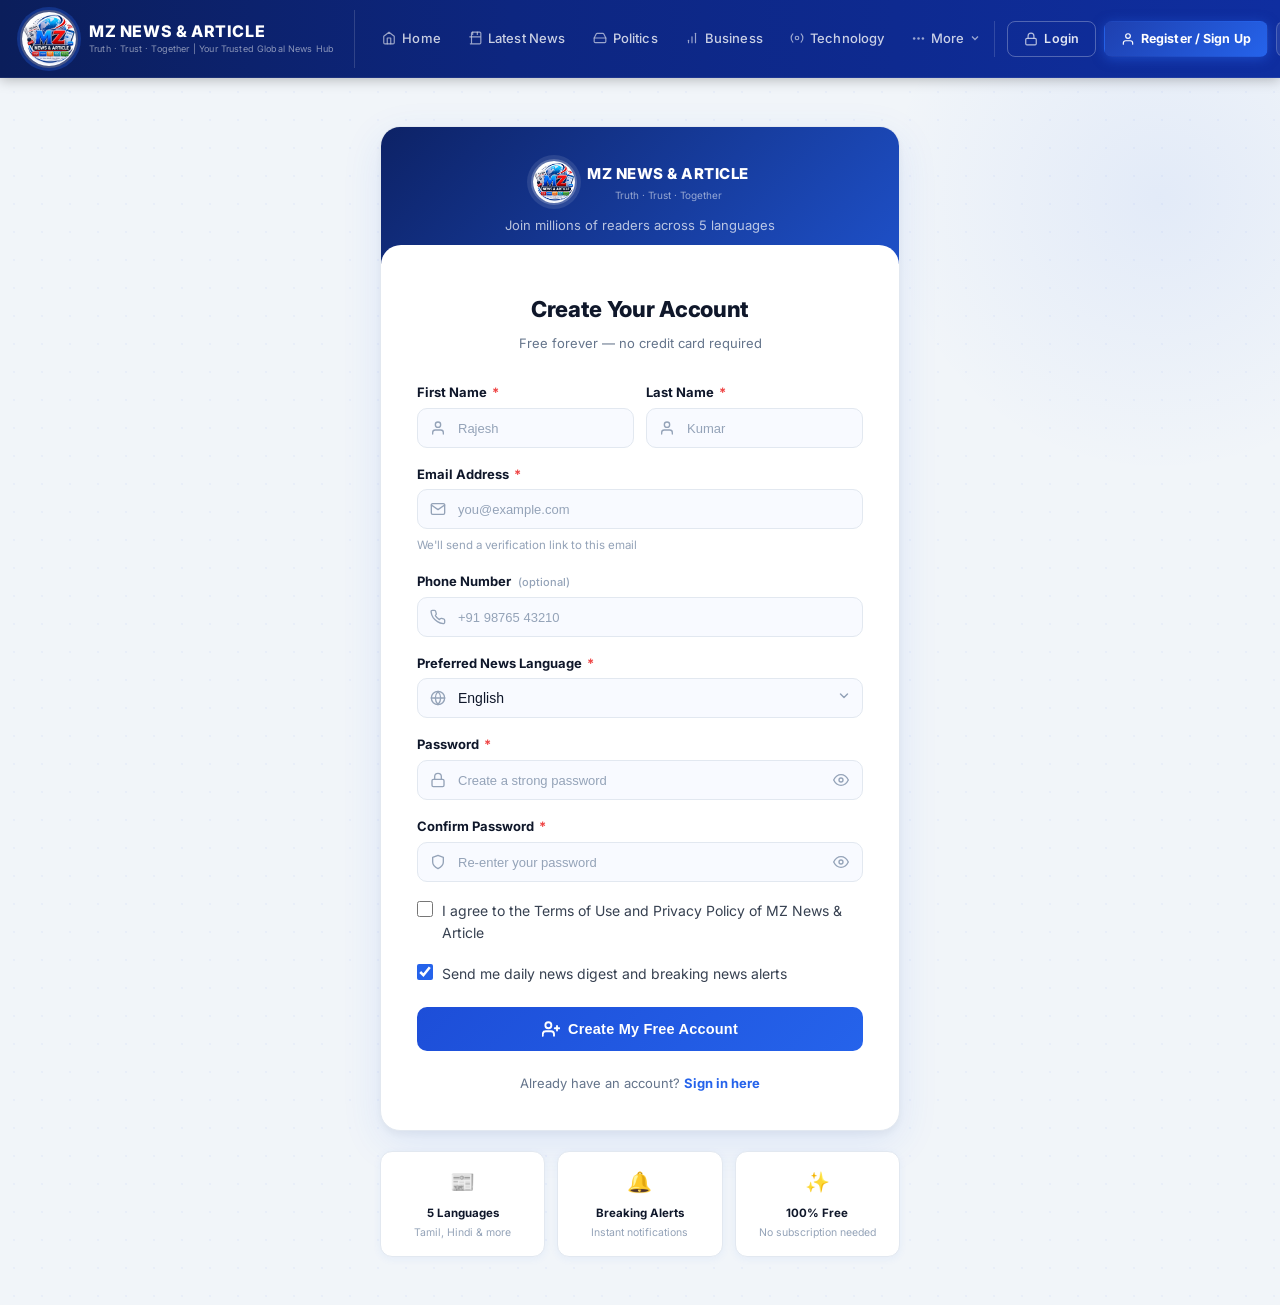
<file: signup.html>
<!DOCTYPE html>
<html lang="en">
<head>
  <meta charset="UTF-8" />
  <meta name="viewport" content="width=device-width, initial-scale=1.0" />
      <link rel="icon" href="assets/favicon.ico" sizes="any" />
      <link rel="icon" type="image/png" sizes="32x32" href="assets/favicon-32x32.png" />
      <link rel="icon" type="image/png" sizes="16x16" href="assets/favicon-16x16.png" />
      <link rel="apple-touch-icon" sizes="180x180" href="assets/apple-touch-icon.png" />
      <link rel="manifest" href="assets/site.webmanifest" />
    <meta name="description" content="Create-account page preview for MZ News &amp; Article. Registration is a front-end demonstration and is not connected to a backend." />
      <meta name="keywords" content="MZ News signup, reader registration, create account" />
      <meta name="author" content="MZ News &amp; Article" />
    <meta name="robots" content="noindex, nofollow" />
    <meta name="theme-color" content="#0b1e5b" />
    <link rel="canonical" href="signup.html" />
    <meta property="og:type" content="website" />
    <meta property="og:site_name" content="MZ News &amp; Article" />
      <meta property="og:locale" content="en_IN" />
    <meta property="og:title" content="Create Account — MZ News &amp; Article" />
    <meta property="og:description" content="Create-account page preview for MZ News &amp; Article readers." />
    <meta property="og:url" content="signup.html" />
    <meta property="og:image" content="assets/og-image.png" />
    <meta property="og:image:alt" content="MZ News &amp; Article multilingual news identity" />
    <meta name="twitter:card" content="summary_large_image" />
    <meta name="twitter:title" content="Create Account — MZ News &amp; Article" />
    <meta name="twitter:description" content="Create-account page preview for MZ News &amp; Article readers." />
    <meta name="twitter:image" content="assets/og-image.png" />
  <title>Create Account — MZ News &amp; Article</title>
  <link rel="stylesheet" href="css/style.css" />
  <link rel="preconnect" href="https://fonts.googleapis.com" />
  <link href="https://fonts.googleapis.com/css2?family=Inter:wght@400;500;600;700;800;900&display=swap" rel="stylesheet" />
  <style>body { font-family: 'Inter', 'Segoe UI', sans-serif; }</style>
</head>
<body>

<!-- ══════════════════════════════════════════════════════
     NAVBAR
══════════════════════════════════════════════════════════ -->
<nav class="navbar" id="navbar">
  <div class="container navbar-inner">

    <a href="index.html" class="navbar-logo">
      <img src="Logo.png" alt="MZ News Logo" />
      <div class="navbar-logo-text">
        <span class="brand-name">MZ NEWS &amp; ARTICLE</span>
        <span class="brand-tagline">Truth · Trust · Together | Your Trusted Global News Hub</span>
      </div>
    </a>

    <ul class="navbar-nav" id="navbarNav">
      <li><a href="index.html" class="nav-link">
        <svg xmlns="http://www.w3.org/2000/svg" viewBox="0 0 24 24" fill="none" stroke="currentColor" stroke-width="2" stroke-linecap="round" stroke-linejoin="round"><path d="m3 9 9-7 9 7v11a2 2 0 0 1-2 2H5a2 2 0 0 1-2-2z"/><polyline points="9 22 9 12 15 12 15 22"/></svg>Home
      </a></li>
      <li><a href="news-list.html" class="nav-link">
        <svg xmlns="http://www.w3.org/2000/svg" viewBox="0 0 24 24" fill="none" stroke="currentColor" stroke-width="2" stroke-linecap="round" stroke-linejoin="round"><path d="M4 22h16a2 2 0 0 0 2-2V4a2 2 0 0 0-2-2H8a2 2 0 0 0-2 2v16a2 2 0 0 0 2 2z"/><path d="M16 2v4"/><path d="M8 2v4"/><path d="M3 10h18"/></svg>Latest News
      </a></li>
      <li><a href="news-list.html?cat=politics" class="nav-link">
        <svg xmlns="http://www.w3.org/2000/svg" viewBox="0 0 24 24" fill="none" stroke="currentColor" stroke-width="2" stroke-linecap="round" stroke-linejoin="round"><line x1="22" y1="12" x2="2" y2="12"/><path d="M5.45 5.11 2 12v6a2 2 0 0 0 2 2h16a2 2 0 0 0 2-2v-6l-3.45-6.89A2 2 0 0 0 16.76 4H7.24a2 2 0 0 0-1.79 1.11z"/></svg>Politics
      </a></li>
      <li><a href="news-list.html?cat=business" class="nav-link">
        <svg xmlns="http://www.w3.org/2000/svg" viewBox="0 0 24 24" fill="none" stroke="currentColor" stroke-width="2" stroke-linecap="round" stroke-linejoin="round"><line x1="12" y1="20" x2="12" y2="10"/><line x1="18" y1="20" x2="18" y2="4"/><line x1="6" y1="20" x2="6" y2="16"/></svg>Business
      </a></li>
      <li><a href="news-list.html?cat=technology" class="nav-link">
        <svg xmlns="http://www.w3.org/2000/svg" viewBox="0 0 24 24" fill="none" stroke="currentColor" stroke-width="2" stroke-linecap="round" stroke-linejoin="round"><circle cx="12" cy="12" r="3"/><path d="M19.07 4.93a10 10 0 0 1 0 14.14M4.93 4.93a10 10 0 0 0 0 14.14"/></svg>Technology
      </a></li>
      <li class="nav-more">
        <span style="display:flex;align-items:center;gap:5px;">
          <svg xmlns="http://www.w3.org/2000/svg" viewBox="0 0 24 24" fill="currentColor" width="15" height="15"><circle cx="5" cy="12" r="2"/><circle cx="12" cy="12" r="2"/><circle cx="19" cy="12" r="2"/></svg>
          More
          <svg xmlns="http://www.w3.org/2000/svg" viewBox="0 0 24 24" fill="none" stroke="currentColor" stroke-width="2.5" width="12" height="12"><polyline points="6 9 12 15 18 9"/></svg>
        </span>
        <div class="nav-more-dropdown">
          <a href="news-list.html?cat=sports">
            <svg xmlns="http://www.w3.org/2000/svg" viewBox="0 0 24 24" fill="none" stroke="currentColor" stroke-width="2" width="14" height="14"><circle cx="12" cy="12" r="10"/></svg>Sports
          </a>
          <a href="news-list.html?cat=entertainment">
            <svg xmlns="http://www.w3.org/2000/svg" viewBox="0 0 24 24" fill="none" stroke="currentColor" stroke-width="2" width="14" height="14"><polygon points="23 7 16 12 23 17 23 7"/><rect x="1" y="5" width="15" height="14" rx="2"/></svg>Entertainment
          </a>
          <a href="news-list.html?cat=world">
            <svg xmlns="http://www.w3.org/2000/svg" viewBox="0 0 24 24" fill="none" stroke="currentColor" stroke-width="2" width="14" height="14"><circle cx="12" cy="12" r="10"/><line x1="2" y1="12" x2="22" y2="12"/></svg>World
          </a>
        </div>
      </li>
    </ul>

    <div class="navbar-actions" id="navbarActions">
      <a href="login.html" class="btn-login">
        <svg xmlns="http://www.w3.org/2000/svg" viewBox="0 0 24 24" fill="none" stroke="currentColor" stroke-width="2" stroke-linecap="round" stroke-linejoin="round"><rect x="3" y="11" width="18" height="11" rx="2"/><path d="M7 11V7a5 5 0 0 1 10 0v4"/></svg>
        Login
      </a>
      <a href="signup.html" class="btn-register" style="background:linear-gradient(135deg,#1e40af,#2563eb);box-shadow:0 2px 12px rgba(37,99,235,0.5);">
        <svg xmlns="http://www.w3.org/2000/svg" viewBox="0 0 24 24" fill="none" stroke="currentColor" stroke-width="2" stroke-linecap="round" stroke-linejoin="round"><path d="M20 21v-2a4 4 0 0 0-4-4H8a4 4 0 0 0-4 4v2"/><circle cx="12" cy="7" r="4"/></svg>
        Register / Sign Up
      </a>
      <button class="btn-search" id="searchToggle" aria-label="Search">
        <svg xmlns="http://www.w3.org/2000/svg" viewBox="0 0 24 24" fill="none" stroke="currentColor" stroke-width="2.5" stroke-linecap="round" stroke-linejoin="round"><circle cx="11" cy="11" r="8"/><line x1="21" y1="21" x2="16.65" y2="16.65"/></svg>
      </button>
    </div>

    <button class="hamburger" id="hamburger" aria-label="Menu">
      <span></span><span></span><span></span>
    </button>
  </div>
  <div class="search-bar" id="searchBar">
    <div class="search-bar-inner">
      <input type="text" placeholder="Search news, articles, topics…" id="searchInput" />
      <button class="search-submit">Search</button>
    </div>
  </div>
</nav>

<!-- ══════════════════════════════════════════════════════
     SIGNUP PAGE
══════════════════════════════════════════════════════════ -->
<div class="auth-page">
  <div class="auth-wrapper" style="max-width:520px;">
    <div class="auth-card">

      <!-- Card Top -->
      <div class="auth-card-top">
        <div class="auth-logo-wrap">
          <img src="Logo.png" alt="MZ News" />
          <div>
            <div class="auth-brand">MZ NEWS &amp; ARTICLE</div>
            <div class="auth-tagline-small">Truth · Trust · Together</div>
          </div>
        </div>
        <p class="auth-card-subtitle">Join millions of readers across 5 languages</p>
      </div>

      <!-- Card Body -->
      <div class="auth-card-body">
        <h2 class="auth-heading">Create Your Account</h2>
        <p class="auth-subheading">Free forever — no credit card required</p>

        <!-- Signup Form -->
        <form class="auth-form" id="signupForm" novalidate>

          <!-- First Name + Last Name -->
          <div class="form-row">
            <div class="form-group">
              <label class="form-label" for="firstName">First Name <span>*</span></label>
              <div class="input-wrap">
                <span class="input-icon">
                  <svg xmlns="http://www.w3.org/2000/svg" viewBox="0 0 24 24" fill="none" stroke="currentColor" stroke-width="2" stroke-linecap="round" stroke-linejoin="round"><path d="M20 21v-2a4 4 0 0 0-4-4H8a4 4 0 0 0-4 4v2"/><circle cx="12" cy="7" r="4"/></svg>
                </span>
                <input type="text" id="firstName" class="form-input" placeholder="Rajesh" autocomplete="given-name" required />
              </div>
            </div>
            <div class="form-group">
              <label class="form-label" for="lastName">Last Name <span>*</span></label>
              <div class="input-wrap">
                <span class="input-icon">
                  <svg xmlns="http://www.w3.org/2000/svg" viewBox="0 0 24 24" fill="none" stroke="currentColor" stroke-width="2" stroke-linecap="round" stroke-linejoin="round"><path d="M20 21v-2a4 4 0 0 0-4-4H8a4 4 0 0 0-4 4v2"/><circle cx="12" cy="7" r="4"/></svg>
                </span>
                <input type="text" id="lastName" class="form-input" placeholder="Kumar" autocomplete="family-name" required />
              </div>
            </div>
          </div>

          <!-- Email -->
          <div class="form-group">
            <label class="form-label" for="signupEmail">Email Address <span>*</span></label>
            <div class="input-wrap">
              <span class="input-icon">
                <svg xmlns="http://www.w3.org/2000/svg" viewBox="0 0 24 24" fill="none" stroke="currentColor" stroke-width="2" stroke-linecap="round" stroke-linejoin="round"><path d="M4 4h16c1.1 0 2 .9 2 2v12c0 1.1-.9 2-2 2H4c-1.1 0-2-.9-2-2V6c0-1.1.9-2 2-2z"/><polyline points="22,6 12,13 2,6"/></svg>
              </span>
              <input type="email" id="signupEmail" class="form-input" placeholder="you@example.com" autocomplete="email" required />
            </div>
            <span class="form-hint">We'll send a verification link to this email</span>
          </div>

          <!-- Phone (optional) -->
          <div class="form-group">
            <label class="form-label" for="signupPhone">
              Phone Number
              <span style="font-size:11px;color:#94a3b8;font-weight:500;margin-left:4px;">(optional)</span>
            </label>
            <div class="input-wrap">
              <span class="input-icon">
                <svg xmlns="http://www.w3.org/2000/svg" viewBox="0 0 24 24" fill="none" stroke="currentColor" stroke-width="2" stroke-linecap="round" stroke-linejoin="round"><path d="M22 16.92v3a2 2 0 0 1-2.18 2 19.79 19.79 0 0 1-8.63-3.07A19.5 19.5 0 0 1 4.69 13a19.79 19.79 0 0 1-3.07-8.67A2 2 0 0 1 3.6 2h3a2 2 0 0 1 2 1.72c.127.96.361 1.903.7 2.81a2 2 0 0 1-.45 2.11L8.09 9.91a16 16 0 0 0 6 6l1.27-1.27a2 2 0 0 1 2.11-.45c.907.339 1.85.573 2.81.7A2 2 0 0 1 22 16.92z"/></svg>
              </span>
              <input type="tel" id="signupPhone" class="form-input" placeholder="+91 98765 43210" autocomplete="tel" />
            </div>
          </div>

          <!-- Preferred Language -->
          <div class="form-group">
            <label class="form-label" for="prefLang">Preferred News Language <span>*</span></label>
            <div class="input-wrap">
              <span class="input-icon">
                <svg xmlns="http://www.w3.org/2000/svg" viewBox="0 0 24 24" fill="none" stroke="currentColor" stroke-width="2" stroke-linecap="round" stroke-linejoin="round"><circle cx="12" cy="12" r="10"/><line x1="2" y1="12" x2="22" y2="12"/><path d="M12 2a15.3 15.3 0 0 1 4 10 15.3 15.3 0 0 1-4 10 15.3 15.3 0 0 1-4-10 15.3 15.3 0 0 1 4-10z"/></svg>
              </span>
              <select id="prefLang" class="form-input" style="cursor:pointer;appearance:none;padding-right:36px;">
                <option value="">Select your language</option>
                <option value="tamil">தமிழ் — Tamil</option>
                <option value="english" selected>English</option>
                <option value="hindi">हिंदी — Hindi</option>
                <option value="telugu">తెలుగు — Telugu</option>
                <option value="malayalam">മലയാളം — Malayalam</option>
              </select>
              <span style="position:absolute;right:12px;top:50%;transform:translateY(-50%);color:#94a3b8;pointer-events:none;">
                <svg xmlns="http://www.w3.org/2000/svg" viewBox="0 0 24 24" fill="none" stroke="currentColor" stroke-width="2.5" stroke-linecap="round" stroke-linejoin="round" width="14" height="14"><polyline points="6 9 12 15 18 9"/></svg>
              </span>
            </div>
          </div>

          <!-- Password -->
          <div class="form-group">
            <label class="form-label" for="signupPassword">Password <span>*</span></label>
            <div class="input-wrap">
              <span class="input-icon">
                <svg xmlns="http://www.w3.org/2000/svg" viewBox="0 0 24 24" fill="none" stroke="currentColor" stroke-width="2" stroke-linecap="round" stroke-linejoin="round"><rect x="3" y="11" width="18" height="11" rx="2"/><path d="M7 11V7a5 5 0 0 1 10 0v4"/></svg>
              </span>
              <input type="password" id="signupPassword" class="form-input" placeholder="Create a strong password" autocomplete="new-password" required />
              <button type="button" class="input-toggle" id="toggleSignupPwd" aria-label="Show password">
                <svg xmlns="http://www.w3.org/2000/svg" viewBox="0 0 24 24" fill="none" stroke="currentColor" stroke-width="2" stroke-linecap="round" stroke-linejoin="round" id="eyeIconSignup"><path d="M1 12s4-8 11-8 11 8 11 8-4 8-11 8-11-8-11-8z"/><circle cx="12" cy="12" r="3"/></svg>
              </button>
            </div>
            <!-- Password strength -->
            <div class="pwd-strength" id="pwdStrengthWrap" style="display:none;">
              <div class="pwd-strength-bar">
                <div class="pwd-bar-seg" id="seg1"></div>
                <div class="pwd-bar-seg" id="seg2"></div>
                <div class="pwd-bar-seg" id="seg3"></div>
                <div class="pwd-bar-seg" id="seg4"></div>
              </div>
              <span class="pwd-strength-label" id="pwdStrengthLabel"></span>
            </div>
          </div>

          <!-- Confirm Password -->
          <div class="form-group">
            <label class="form-label" for="confirmPassword">Confirm Password <span>*</span></label>
            <div class="input-wrap">
              <span class="input-icon">
                <svg xmlns="http://www.w3.org/2000/svg" viewBox="0 0 24 24" fill="none" stroke="currentColor" stroke-width="2" stroke-linecap="round" stroke-linejoin="round"><path d="M12 22s8-4 8-10V5l-8-3-8 3v7c0 6 8 10 8 10z"/></svg>
              </span>
              <input type="password" id="confirmPassword" class="form-input" placeholder="Re-enter your password" autocomplete="new-password" required />
              <button type="button" class="input-toggle" id="toggleConfirmPwd" aria-label="Show confirm password">
                <svg xmlns="http://www.w3.org/2000/svg" viewBox="0 0 24 24" fill="none" stroke="currentColor" stroke-width="2" stroke-linecap="round" stroke-linejoin="round" id="eyeIconConfirm"><path d="M1 12s4-8 11-8 11 8 11 8-4 8-11 8-11-8-11-8z"/><circle cx="12" cy="12" r="3"/></svg>
              </button>
            </div>
          </div>

          <!-- Terms & Conditions -->
          <label class="form-check">
            <input type="checkbox" id="agreeTerms" required />
            <span>I agree to the <a href="terms-of-use.html">Terms of Use</a> and <a href="privacy-policy.html">Privacy Policy</a> of MZ News &amp; Article</span>
          </label>

          <!-- Newsletter opt-in -->
          <label class="form-check">
            <input type="checkbox" id="newsletter" checked />
            <span>Send me daily news digest and breaking news alerts</span>
          </label>

          <!-- Submit -->
          <button type="submit" class="auth-submit-btn" id="signupSubmitBtn">
            <svg xmlns="http://www.w3.org/2000/svg" viewBox="0 0 24 24" fill="none" stroke="currentColor" stroke-width="2.5" stroke-linecap="round" stroke-linejoin="round"><path d="M16 21v-2a4 4 0 0 0-4-4H5a4 4 0 0 0-4 4v2"/><circle cx="8.5" cy="7" r="4"/><line x1="20" y1="8" x2="20" y2="14"/><line x1="23" y1="11" x2="17" y2="11"/></svg>
            Create My Free Account
          </button>

        </form>

        <!-- Switch to Login -->
        <div class="auth-switch">
          Already have an account?
          <a href="login.html">Sign in here</a>
        </div>

      </div><!-- /auth-card-body -->
    </div><!-- /auth-card -->

    <!-- Benefits strip below card -->
    <div style="display:grid;grid-template-columns:repeat(3,1fr);gap:12px;margin-top:20px;">
      <div style="background:#ffffff;border:1px solid #e2e8f0;border-radius:12px;padding:14px 12px;text-align:center;box-shadow:0 2px 8px rgba(37,99,235,0.06);">
        <div style="font-size:20px;margin-bottom:6px;">📰</div>
        <div style="font-size:11.5px;font-weight:700;color:#0f172a;margin-bottom:3px;">5 Languages</div>
        <div style="font-size:10.5px;color:#94a3b8;">Tamil, Hindi &amp; more</div>
      </div>
      <div style="background:#ffffff;border:1px solid #e2e8f0;border-radius:12px;padding:14px 12px;text-align:center;box-shadow:0 2px 8px rgba(37,99,235,0.06);">
        <div style="font-size:20px;margin-bottom:6px;">🔔</div>
        <div style="font-size:11.5px;font-weight:700;color:#0f172a;margin-bottom:3px;">Breaking Alerts</div>
        <div style="font-size:10.5px;color:#94a3b8;">Instant notifications</div>
      </div>
      <div style="background:#ffffff;border:1px solid #e2e8f0;border-radius:12px;padding:14px 12px;text-align:center;box-shadow:0 2px 8px rgba(37,99,235,0.06);">
        <div style="font-size:20px;margin-bottom:6px;">✨</div>
        <div style="font-size:11.5px;font-weight:700;color:#0f172a;margin-bottom:3px;">100% Free</div>
        <div style="font-size:10.5px;color:#94a3b8;">No subscription needed</div>
      </div>
    </div>

  </div><!-- /auth-wrapper -->
</div><!-- /auth-page -->

<script src="js/script.js"></script>
<script>
  /* ── Password show/hide ── */
  function togglePwd(inputId, iconId) {
    var inp  = document.getElementById(inputId);
    var icon = document.getElementById(iconId);
    if (inp.type === 'password') {
      inp.type = 'text';
      icon.innerHTML = '<path d="M17.94 17.94A10.07 10.07 0 0 1 12 20c-7 0-11-8-11-8a18.45 18.45 0 0 1 5.06-5.94M9.9 4.24A9.12 9.12 0 0 1 12 4c7 0 11 8 11 8a18.5 18.5 0 0 1-2.16 3.19"/><line x1="1" y1="1" x2="23" y2="23"/>';
    } else {
      inp.type = 'password';
      icon.innerHTML = '<path d="M1 12s4-8 11-8 11 8 11 8-4 8-11 8-11-8-11-8z"/><circle cx="12" cy="12" r="3"/>';
    }
  }
  document.getElementById('toggleSignupPwd').addEventListener('click',  function(){ togglePwd('signupPassword',  'eyeIconSignup'); });
  document.getElementById('toggleConfirmPwd').addEventListener('click', function(){ togglePwd('confirmPassword', 'eyeIconConfirm'); });

  /* ── Password strength meter ── */
  document.getElementById('signupPassword').addEventListener('input', function() {
    var val   = this.value;
    var wrap  = document.getElementById('pwdStrengthWrap');
    var label = document.getElementById('pwdStrengthLabel');
    var segs  = [document.getElementById('seg1'), document.getElementById('seg2'),
                 document.getElementById('seg3'), document.getElementById('seg4')];

    if (!val) { wrap.style.display = 'none'; return; }
    wrap.style.display = 'block';

    var score = 0;
    if (val.length >= 8)              score++;
    if (/[A-Z]/.test(val))            score++;
    if (/[0-9]/.test(val))            score++;
    if (/[^A-Za-z0-9]/.test(val))     score++;

    segs.forEach(function(s, i) {
      s.className = 'pwd-bar-seg';
      if (i < score) {
        s.classList.add(score <= 1 ? 'weak' : score <= 2 ? 'weak' : score === 3 ? 'medium' : 'strong');
      }
    });

    var lvl = score <= 2 ? 'weak' : score === 3 ? 'medium' : 'strong';
    var txt = score <= 2 ? 'Weak — add numbers & symbols' : score === 3 ? 'Medium — add a special character' : 'Strong password ✓';
    label.className = 'pwd-strength-label ' + lvl;
    label.textContent = txt;
  });

  /* ── Form validation & submit ── */
  document.getElementById('signupForm').addEventListener('submit', function(e) {
    e.preventDefault();
    var fields = ['firstName','lastName','signupEmail','signupPassword','confirmPassword'];
    var valid = true;

    fields.forEach(function(id) {
      var el = document.getElementById(id);
      el.classList.remove('error');
    });

    var fn  = document.getElementById('firstName');
    var ln  = document.getElementById('lastName');
    var em  = document.getElementById('signupEmail');
    var pw  = document.getElementById('signupPassword');
    var cpw = document.getElementById('confirmPassword');
    var tc  = document.getElementById('agreeTerms');

    if (!fn.value.trim())  { fn.classList.add('error');  valid = false; }
    if (!ln.value.trim())  { ln.classList.add('error');  valid = false; }
    if (!em.value || !/\S+@\S+\.\S+/.test(em.value)) { em.classList.add('error'); valid = false; }
    if (!pw.value || pw.value.length < 8)             { pw.classList.add('error'); valid = false; }
    if (cpw.value !== pw.value)                        { cpw.classList.add('error'); valid = false; }
    if (!tc.checked)                                   { valid = false; }

    if (valid) {
      var btn = document.getElementById('signupSubmitBtn');
      btn.innerHTML = '<svg xmlns="http://www.w3.org/2000/svg" viewBox="0 0 24 24" fill="none" stroke="currentColor" stroke-width="2.5" stroke-linecap="round" stroke-linejoin="round" width="18" height="18"><polyline points="20 6 9 17 4 12"/></svg> Account Created! Redirecting…';
      btn.style.opacity = '0.8';
      btn.style.background = 'linear-gradient(135deg,#059669,#10b981)';
      setTimeout(function() { window.location.href = 'login.html'; }, 1400);
    }
  });
</script>
</body>
</html>
</file>
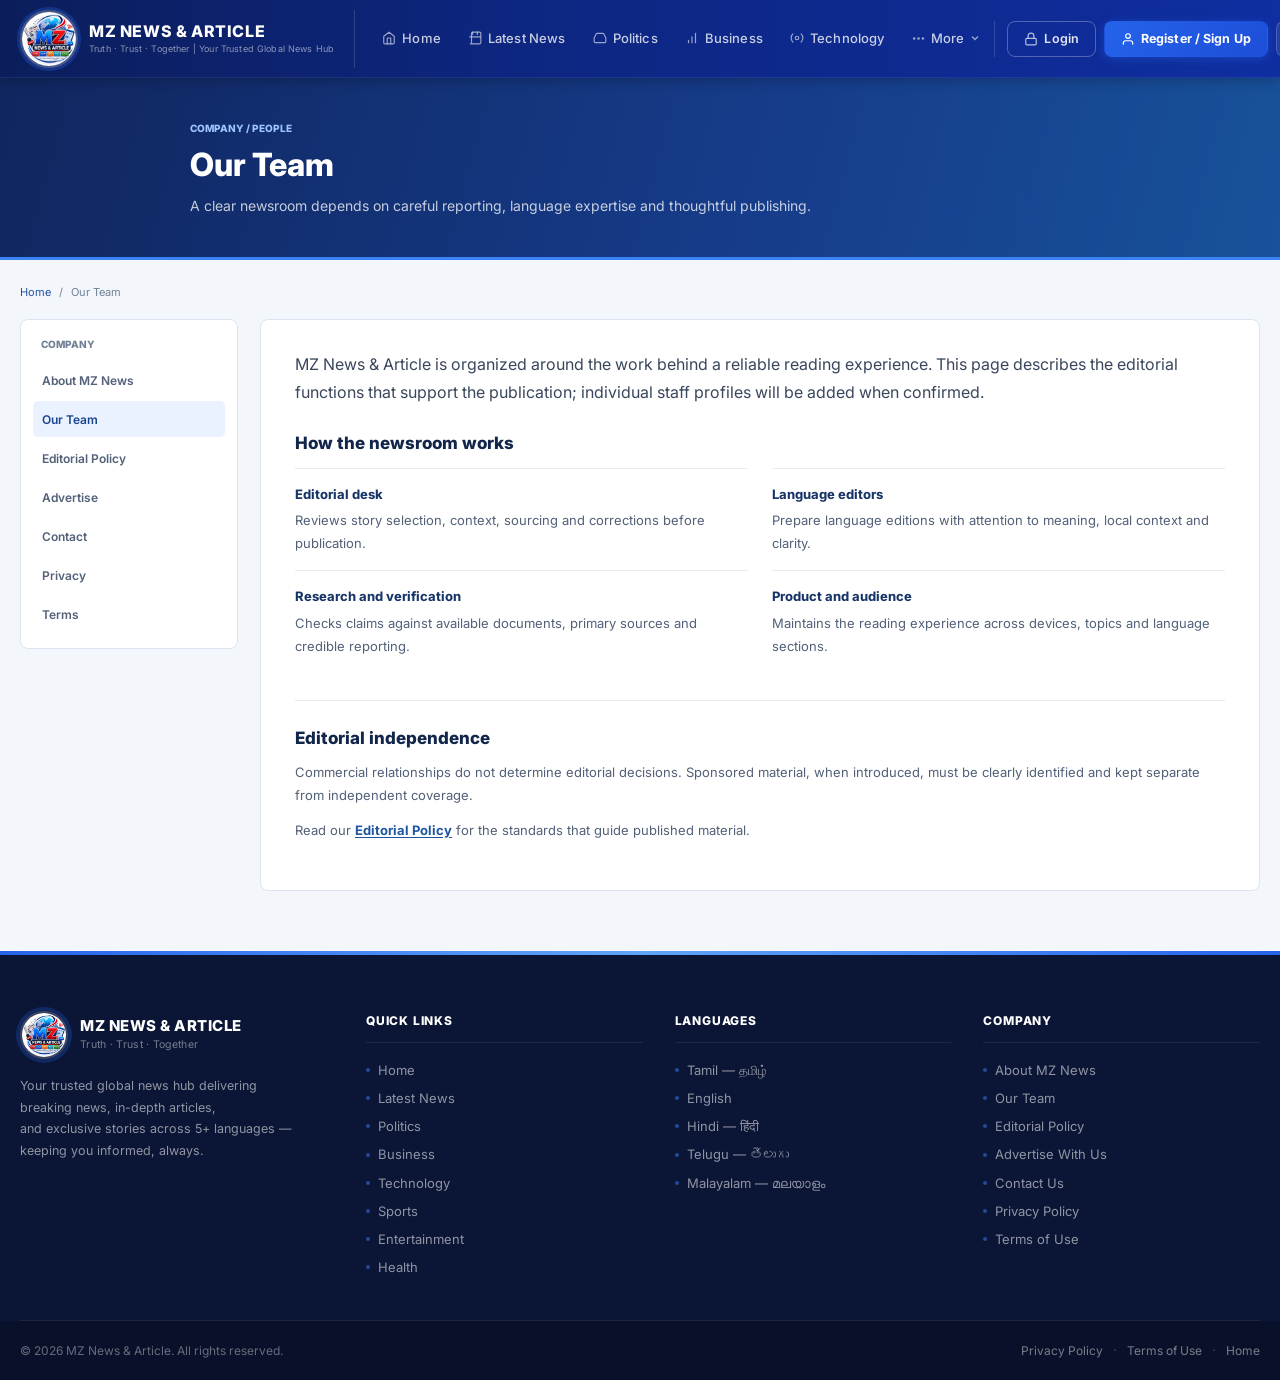
<file: team.html>
<!DOCTYPE html>
<html lang="en">
<head>
  <meta charset="UTF-8" />
  <meta name="viewport" content="width=device-width, initial-scale=1.0" />
      <link rel="icon" href="assets/favicon.ico" sizes="any" />
      <link rel="icon" type="image/png" sizes="32x32" href="assets/favicon-32x32.png" />
      <link rel="icon" type="image/png" sizes="16x16" href="assets/favicon-16x16.png" />
      <link rel="apple-touch-icon" sizes="180x180" href="assets/apple-touch-icon.png" />
      <link rel="manifest" href="assets/site.webmanifest" />
    <meta name="description" content="Meet the editorial functions behind MZ News &amp; Article, from language editing and verification to audience experience." />
    <meta name="keywords" content="MZ News team, newsroom, language editors, news verification" />
    <meta name="author" content="MZ News &amp; Article" />
    <meta name="robots" content="index, follow" />
    <meta name="theme-color" content="#0b1e5b" />
    <link rel="canonical" href="team.html" />
    <meta property="og:type" content="website" />
    <meta property="og:site_name" content="MZ News &amp; Article" />
    <meta property="og:locale" content="en_IN" />
    <meta property="og:title" content="Our Team — MZ News &amp; Article" />
    <meta property="og:description" content="Meet the editorial functions behind MZ News &amp; Article." />
    <meta property="og:url" content="team.html" />
    <meta property="og:image" content="assets/og-image.png" />
    <meta property="og:image:alt" content="MZ News &amp; Article multilingual news identity" />
    <meta name="twitter:card" content="summary_large_image" />
    <meta name="twitter:title" content="Our Team — MZ News &amp; Article" />
    <meta name="twitter:description" content="Meet the editorial functions behind MZ News &amp; Article." />
    <meta name="twitter:image" content="assets/og-image.png" />
  <title>Our Team — MZ News &amp; Article</title>
  <link rel="stylesheet" href="css/style.css" />
  <link rel="stylesheet" href="css/company-pages.css" />
  <link rel="preconnect" href="https://fonts.googleapis.com" />
  <link href="https://fonts.googleapis.com/css2?family=Inter:wght@400;500;600;700;800&display=swap" rel="stylesheet" />
</head>
<body class="info-page">
  <header class="info-header"><div class="container info-header-inner">
    <a class="info-brand" href="index.html"><img src="Logo.png" alt="MZ News logo" /><span class="info-brand-copy"><span class="info-brand-name">MZ NEWS &amp; ARTICLE</span><span class="info-brand-tagline">Truth · Trust · Together</span></span></a>
    <nav class="info-header-links" aria-label="Main navigation"><a href="index.html">Home</a><a href="news-list.html">Latest News</a><a class="info-header-cta" href="contact.html">Contact</a></nav>
  </div></header>
  <section class="info-hero"><div class="container info-hero-inner"><span class="info-eyebrow">COMPANY / PEOPLE</span><h1>Our Team</h1><p>A clear newsroom depends on careful reporting, language expertise and thoughtful publishing.</p></div></section>
  <main class="info-main"><div class="container">
    <nav class="info-breadcrumb" aria-label="Breadcrumb"><a href="index.html">Home</a><span>/</span><span>Our Team</span></nav>
    <div class="info-layout">
      <aside class="info-sidebar"><p class="info-sidebar-title">COMPANY</p><nav class="info-page-nav" aria-label="Company pages">
        <a href="about.html">About MZ News</a><a href="team.html" aria-current="page">Our Team</a><a href="editorial-policy.html">Editorial Policy</a><a href="advertise.html">Advertise</a><a href="contact.html">Contact</a><a href="privacy-policy.html">Privacy</a><a href="terms-of-use.html">Terms</a>
      </nav></aside>
      <article class="info-article">
        <p class="info-lead">MZ News &amp; Article is organized around the work behind a reliable reading experience. This page describes the editorial functions that support the publication; individual staff profiles will be added when confirmed.</p>
        <section class="info-section"><h2>How the newsroom works</h2><div class="info-roles">
          <div class="info-role"><h3>Editorial desk</h3><p>Reviews story selection, context, sourcing and corrections before publication.</p></div>
          <div class="info-role"><h3>Language editors</h3><p>Prepare language editions with attention to meaning, local context and clarity.</p></div>
          <div class="info-role"><h3>Research and verification</h3><p>Checks claims against available documents, primary sources and credible reporting.</p></div>
          <div class="info-role"><h3>Product and audience</h3><p>Maintains the reading experience across devices, topics and language sections.</p></div>
        </div></section>
        <section class="info-section"><h2>Editorial independence</h2><p>Commercial relationships do not determine editorial decisions. Sponsored material, when introduced, must be clearly identified and kept separate from independent coverage.</p><p>Read our <a class="info-inline-link" href="editorial-policy.html">Editorial Policy</a> for the standards that guide published material.</p></section>
      </article>
    </div>
  </div></main>
  <footer class="info-footer"><div class="container info-footer-inner"><p>&copy; 2026 MZ News &amp; Article</p><nav class="info-footer-links" aria-label="Company links"><a href="about.html">About</a><a href="editorial-policy.html">Editorial Policy</a><a href="advertise.html">Advertise</a><a href="contact.html">Contact</a><a href="privacy-policy.html">Privacy</a><a href="terms-of-use.html">Terms</a></nav></div></footer>
</body>
  <script src="js/company-shell.js"></script>
  <script src="js/script.js"></script>
</html>
</file>
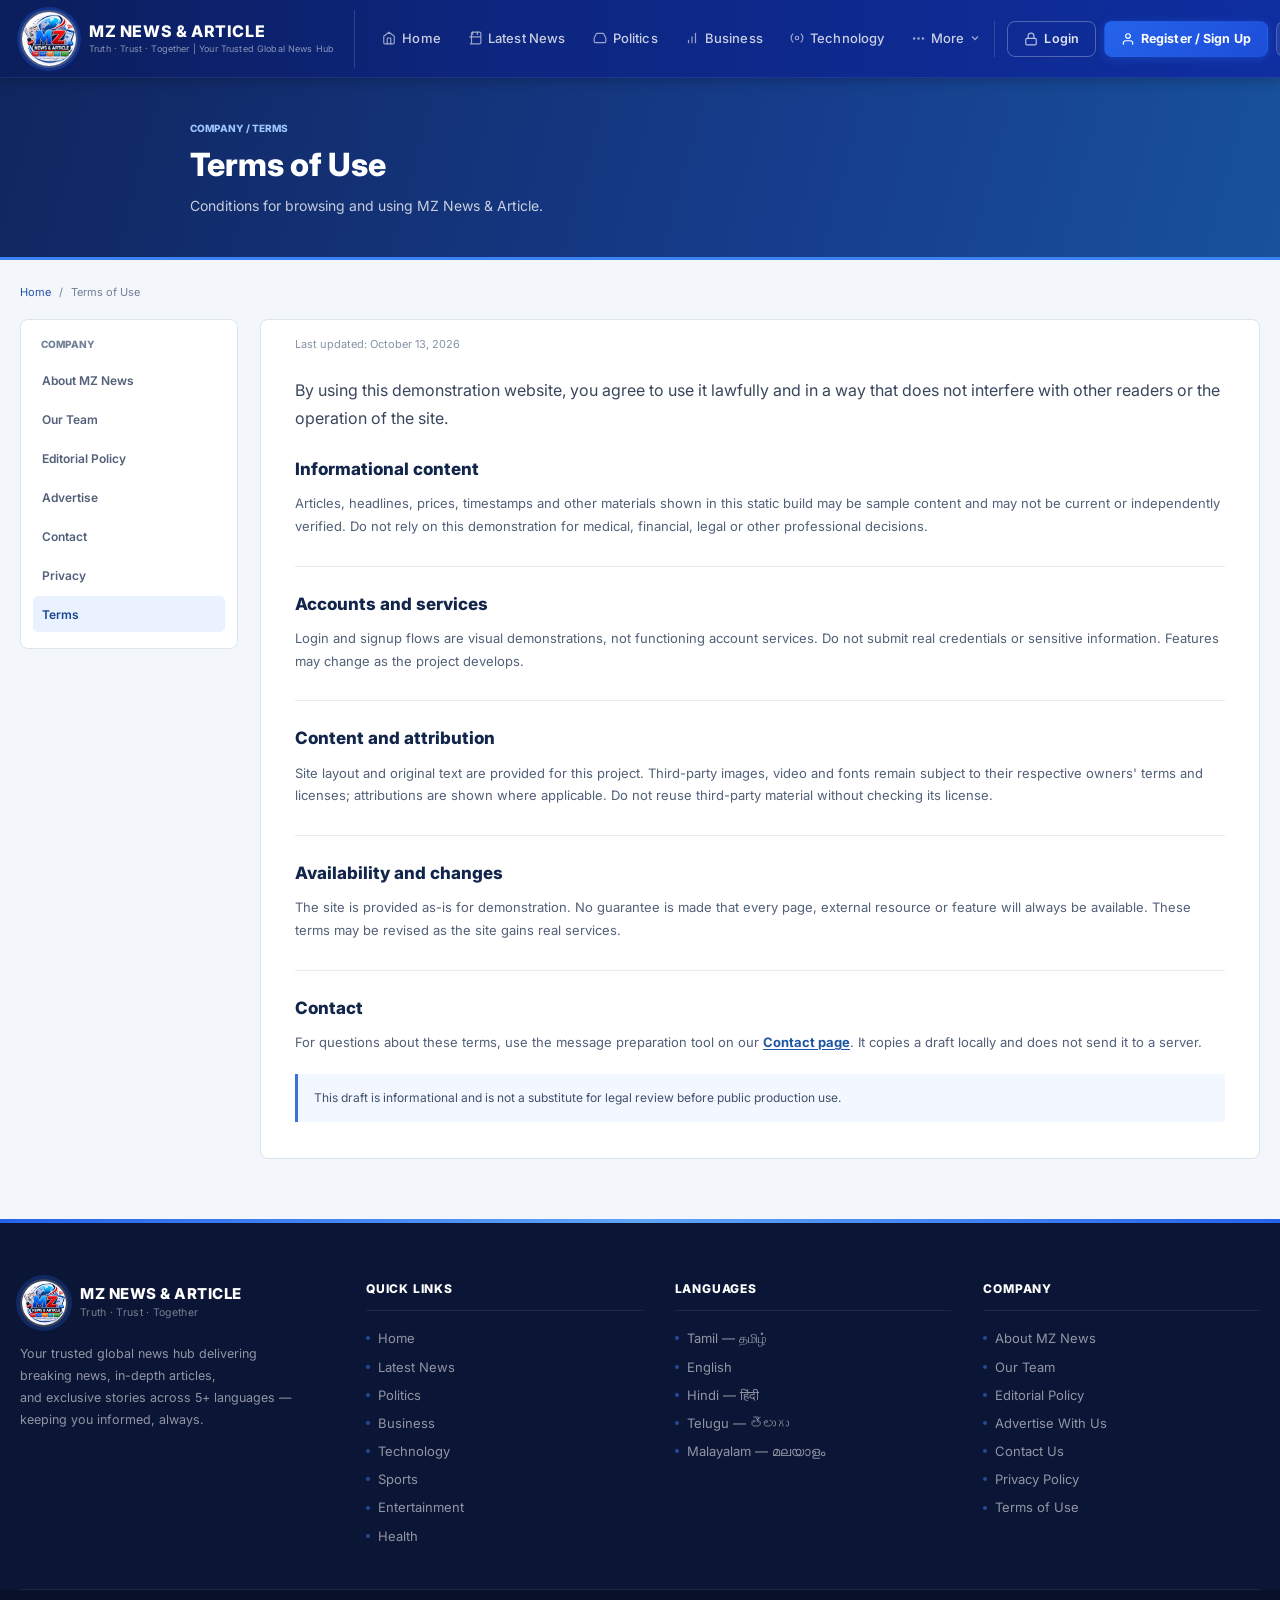
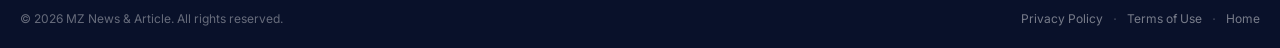
<file: terms-of-use.html>
<!DOCTYPE html>
<html lang="en">
<head>
  <meta charset="UTF-8" />
  <meta name="viewport" content="width=device-width, initial-scale=1.0" />
      <link rel="icon" href="assets/favicon.ico" sizes="any" />
      <link rel="icon" type="image/png" sizes="32x32" href="assets/favicon-32x32.png" />
      <link rel="icon" type="image/png" sizes="16x16" href="assets/favicon-16x16.png" />
      <link rel="apple-touch-icon" sizes="180x180" href="assets/apple-touch-icon.png" />
      <link rel="manifest" href="assets/site.webmanifest" />
    <meta name="description" content="Read the terms for browsing MZ News &amp; Article, including limits on demo content, accounts, availability and third-party media." />
    <meta name="keywords" content="MZ News terms of use, website terms, demo content, third-party media" />
    <meta name="author" content="MZ News &amp; Article" />
    <meta name="robots" content="index, follow" />
    <meta name="theme-color" content="#0b1e5b" />
    <link rel="canonical" href="terms-of-use.html" />
    <meta property="og:type" content="article" />
    <meta property="og:site_name" content="MZ News &amp; Article" />
    <meta property="og:locale" content="en_IN" />
    <meta property="og:title" content="Terms of Use — MZ News &amp; Article" />
    <meta property="og:description" content="Terms for browsing MZ News &amp; Article and using this static demonstration site." />
    <meta property="og:url" content="terms-of-use.html" />
    <meta property="og:image" content="assets/og-image.png" />
    <meta property="og:image:alt" content="MZ News &amp; Article multilingual news identity" />
    <meta name="twitter:card" content="summary_large_image" />
    <meta name="twitter:title" content="Terms of Use — MZ News &amp; Article" />
    <meta name="twitter:description" content="Terms for browsing MZ News &amp; Article and using this static demonstration site." />
    <meta name="twitter:image" content="assets/og-image.png" />
  <title>Terms of Use — MZ News &amp; Article</title>
  <link rel="stylesheet" href="css/style.css" />
  <link rel="stylesheet" href="css/company-pages.css" />
  <link rel="preconnect" href="https://fonts.googleapis.com" />
  <link href="https://fonts.googleapis.com/css2?family=Inter:wght@400;500;600;700;800&display=swap" rel="stylesheet" />
</head>
<body class="info-page">
  <header class="info-header"><div class="container info-header-inner">
    <a class="info-brand" href="index.html"><img src="Logo.png" alt="MZ News logo" /><span class="info-brand-copy"><span class="info-brand-name">MZ NEWS &amp; ARTICLE</span><span class="info-brand-tagline">Truth · Trust · Together</span></span></a>
    <nav class="info-header-links" aria-label="Main navigation"><a href="index.html">Home</a><a href="news-list.html">Latest News</a><a class="info-header-cta" href="contact.html">Contact</a></nav>
  </div></header>
  <section class="info-hero"><div class="container info-hero-inner"><span class="info-eyebrow">COMPANY / TERMS</span><h1>Terms of Use</h1><p>Conditions for browsing and using MZ News &amp; Article.</p></div></section>
  <main class="info-main"><div class="container">
    <nav class="info-breadcrumb" aria-label="Breadcrumb"><a href="index.html">Home</a><span>/</span><span>Terms of Use</span></nav>
    <div class="info-layout">
      <aside class="info-sidebar"><p class="info-sidebar-title">COMPANY</p><nav class="info-page-nav" aria-label="Company pages">
        <a href="about.html">About MZ News</a><a href="team.html">Our Team</a><a href="editorial-policy.html">Editorial Policy</a><a href="advertise.html">Advertise</a><a href="contact.html">Contact</a><a href="privacy-policy.html">Privacy</a><a href="terms-of-use.html" aria-current="page">Terms</a>
      </nav></aside>
      <article class="info-article">
        <p class="info-meta">Last updated: October 13, 2026</p>
        <p class="info-lead">By using this demonstration website, you agree to use it lawfully and in a way that does not interfere with other readers or the operation of the site.</p>
        <section class="info-section"><h2>Informational content</h2><p>Articles, headlines, prices, timestamps and other materials shown in this static build may be sample content and may not be current or independently verified. Do not rely on this demonstration for medical, financial, legal or other professional decisions.</p></section>
        <section class="info-section"><h2>Accounts and services</h2><p>Login and signup flows are visual demonstrations, not functioning account services. Do not submit real credentials or sensitive information. Features may change as the project develops.</p></section>
        <section class="info-section"><h2>Content and attribution</h2><p>Site layout and original text are provided for this project. Third-party images, video and fonts remain subject to their respective owners' terms and licenses; attributions are shown where applicable. Do not reuse third-party material without checking its license.</p></section>
        <section class="info-section"><h2>Availability and changes</h2><p>The site is provided as-is for demonstration. No guarantee is made that every page, external resource or feature will always be available. These terms may be revised as the site gains real services.</p></section>
        <section class="info-section"><h2>Contact</h2><p>For questions about these terms, use the message preparation tool on our <a class="info-inline-link" href="contact.html">Contact page</a>. It copies a draft locally and does not send it to a server.</p></section>
        <div class="info-callout">This draft is informational and is not a substitute for legal review before public production use.</div>
      </article>
    </div>
  </div></main>
  <footer class="info-footer"><div class="container info-footer-inner"><p>&copy; 2026 MZ News &amp; Article</p><nav class="info-footer-links" aria-label="Company links"><a href="about.html">About</a><a href="editorial-policy.html">Editorial Policy</a><a href="advertise.html">Advertise</a><a href="contact.html">Contact</a><a href="privacy-policy.html">Privacy</a><a href="terms-of-use.html">Terms</a></nav></div></footer>
</body>
  <script src="js/company-shell.js"></script>
  <script src="js/script.js"></script>
</html>
</file>
<file: css/style.css>
/* ============================================================
   MZ NEWS & ARTICLE — style.css
   Single source of truth for all three pages
   ============================================================ */

/* ── CSS Variables ─────────────────────────────────────────── */
:root {
  --primary: #1a3a8f;
  /* deep navy blue           */
  --primary-dark: #0d2666;
  /* darker navy              */
  --primary-mid: #1e50c8;
  /* medium royal blue        */
  --accent: #2563eb;
  /* electric blue            */
  --accent-light: #3b82f6;
  /* lighter electric blue    */
  --accent-bright: #60a5fa;
  /* bright sky blue          */
  --bg-page: #e8f0fe;
  /* very light blue page bg  */
  --bg-card: #ffffff;
  /* white card               */
  --bg-hero: #0a1f6b;
  /* hero dark blue           */
  --text-dark: #0f1c4d;
  /* dark heading text        */
  --text-body: #374151;
  /* body text                */
  --text-muted: #6b7280;
  /* muted text               */
  --text-white: #ffffff;
  --border: #dbeafe;
  /* light blue border        */
  --shadow-sm: 0 2px 8px rgba(37, 99, 235, 0.10);
  --shadow-md: 0 4px 16px rgba(37, 99, 235, 0.15);
  --shadow-lg: 0 8px 32px rgba(37, 99, 235, 0.18);
  --radius-sm: 6px;
  --radius-md: 10px;
  --radius-lg: 16px;
  --radius-xl: 24px;
  --radius-pill: 50px;
  --font: 'Segoe UI', 'Helvetica Neue', Arial, sans-serif;
  --nav-height: 64px;
  --container: 1280px;
}

/* ── Reset / Base ───────────────────────────────────────────── */
*,
*::before,
*::after {
  box-sizing: border-box;
  margin: 0;
  padding: 0;
}

html {
  scroll-behavior: smooth;
}

body {
  font-family: var(--font);
  background: var(--bg-page);
  color: var(--text-body);
  font-size: 14px;
  line-height: 1.6;
}

a {
  text-decoration: none;
  color: inherit;
}

img {
  display: block;
  max-width: 100%;
}

ul {
  list-style: none;
}

button {
  font-family: var(--font);
  cursor: pointer;
  border: none;
  background: none;
}

.container {
  max-width: var(--container);
  margin: 0 auto;
  padding: 0 20px;
}

/* ── Utility ────────────────────────────────────────────────── */
.badge {
  display: inline-block;
  padding: 2px 10px;
  border-radius: var(--radius-pill);
  font-size: 10px;
  font-weight: 700;
  letter-spacing: 0.5px;
  text-transform: uppercase;
  color: var(--text-white);
  background: var(--accent);
}

.badge.science {
  background: #059669;
}

.badge.politics {
  background: #dc2626;
}

.badge.technology {
  background: #7c3aed;
}

.badge.business {
  background: #d97706;
}

.badge.world {
  background: #0891b2;
}

.badge.sports {
  background: #16a34a;
}

.badge.entertainment {
  background: #db2777;
}

.badge.health {
  background: #0d9488;
}

.section-title {
  font-size: 18px;
  font-weight: 700;
  color: var(--text-dark);
  display: flex;
  align-items: center;
  gap: 8px;
}

.section-title svg {
  color: var(--accent);
  flex-shrink: 0;
}

.view-all-btn {
  display: inline-flex;
  align-items: center;
  gap: 5px;
  color: var(--accent);
  font-size: 13px;
  font-weight: 600;
  transition: gap .2s;
}

.view-all-btn:hover {
  gap: 8px;
}

.arrow-btn {
  display: inline-flex;
  align-items: center;
  justify-content: center;
  width: 28px;
  height: 28px;
  border-radius: 50%;
  background: var(--bg-page);
  border: 1.5px solid var(--border);
  color: var(--accent);
  transition: background .2s, color .2s;
  flex-shrink: 0;
}

.arrow-btn:hover {
  background: var(--accent);
  color: #fff;
}

/* ══════════════════════════════════════════════════════════
   NAVBAR — Professional Redesign
══════════════════════════════════════════════════════════ */
:root {
  --nav-height: 78px;
  --nav-bg: linear-gradient(90deg, #0b1e5b 0%, #0d2680 40%, #0f2ea0 100%);
  --nav-border: rgba(255, 255, 255, 0.07);
  --nav-logo-divider: rgba(255, 255, 255, 0.15);
  --nav-link-color: rgba(255, 255, 255, 0.78);
  --nav-link-hover-bg: rgba(255, 255, 255, 0.08);
  --nav-active-bg: #2563eb;
  --nav-active-glow: rgba(37, 99, 235, 0.45);
}

.navbar {
  background: var(--nav-bg);
  height: var(--nav-height);
  position: sticky;
  top: 0;
  z-index: 1000;
  border-bottom: 1px solid var(--nav-border);
  box-shadow: 0 2px 20px rgba(0, 0, 0, 0.35);
}

.navbar-inner {
  display: flex;
  align-items: center;
  height: 100%;
  gap: 0;
}

/* ── Logo ── */
.navbar-logo {
  display: flex;
  align-items: center;
  gap: 11px;
  text-decoration: none;
  flex-shrink: 0;
  padding-right: 20px;
  margin-right: 8px;
  border-right: 1px solid var(--nav-logo-divider);
}

.navbar-logo img {
  width: 58px;
  height: 58px;
  border-radius: 50%;
  object-fit: cover;
  border: 2px solid rgba(255, 255, 255, 0.25);
  box-shadow: 0 0 0 3px rgba(37, 99, 235, 0.3);
  transition: box-shadow .25s;
}

.navbar-logo:hover img {
  box-shadow: 0 0 0 3px rgba(37, 99, 235, 0.65);
}

.navbar-logo-text {
  display: flex;
  flex-direction: column;
}

.navbar-logo-text .brand-name {
  font-size: 16px;
  font-weight: 800;
  color: #ffffff;
  letter-spacing: 0.6px;
  line-height: 1.25;
  white-space: nowrap;
  text-transform: uppercase;
}

.navbar-logo-text .brand-tagline {
  font-size: 9px;
  color: rgba(255, 255, 255, 0.52);
  letter-spacing: 0.15px;
  white-space: nowrap;
  margin-top: 1px;
}

/* ── Nav Links ── */
.navbar-nav {
  display: flex;
  align-items: center;
  gap: 1px;
  flex: 1;
  padding-left: 6px;
}

.nav-link {
  display: flex;
  align-items: center;
  gap: 6px;
  padding: 7px 13px;
  border-radius: 8px;
  color: var(--nav-link-color);
  font-size: 13px;
  font-weight: 500;
  letter-spacing: 0.15px;
  transition: background .18s, color .18s;
  white-space: nowrap;
  position: relative;
}

.nav-link svg {
  width: 14px;
  height: 14px;
  flex-shrink: 0;
  opacity: 0.75;
  transition: opacity .18s;
}

.nav-link:hover {
  background: var(--nav-link-hover-bg);
  color: #fff;
}

.nav-link:hover svg {
  opacity: 1;
}

/* Active state — solid pill with glow */
.nav-link.active {
  background: var(--nav-active-bg);
  color: #fff;
  font-weight: 650;
  box-shadow: 0 2px 12px var(--nav-active-glow);
}

.nav-link.active svg {
  opacity: 1;
}

/* Active underline dot */
.nav-link.active::after {
  content: '';
  position: absolute;
  bottom: -1px;
  left: 50%;
  transform: translateX(-50%);
  width: 4px;
  height: 4px;
  border-radius: 50%;
  background: rgba(255, 255, 255, 0.7);
}

/* ── More Dropdown ── */
.nav-more {
  display: flex;
  align-items: center;
  gap: 5px;
  padding: 7px 13px;
  border-radius: 8px;
  color: var(--nav-link-color);
  font-size: 13px;
  font-weight: 500;
  cursor: pointer;
  transition: background .18s, color .18s;
  white-space: nowrap;
  position: relative;
}

.nav-more:hover {
  background: var(--nav-link-hover-bg);
  color: #fff;
}

.nav-more>span svg {
  opacity: 0.75;
}

.nav-more:hover>span svg {
  opacity: 1;
}

.nav-more-dropdown {
  display: none;
  position: absolute;
  top: calc(100% + 8px);
  left: 0;
  background: #0e1e60;
  border: 1px solid rgba(255, 255, 255, 0.1);
  border-radius: 12px;
  box-shadow: 0 12px 40px rgba(0, 0, 0, 0.45);
  padding: 6px;
  min-width: 170px;
  z-index: 300;
  backdrop-filter: blur(8px);
}

.nav-more:hover .nav-more-dropdown {
  display: block;
}

.nav-more-dropdown a {
  display: flex;
  align-items: center;
  gap: 9px;
  padding: 8px 12px;
  color: rgba(255, 255, 255, 0.78);
  font-size: 13px;
  font-weight: 500;
  border-radius: 8px;
  transition: background .18s, color .18s;
}

.nav-more-dropdown a svg {
  opacity: 0.7;
}

.nav-more-dropdown a:hover {
  background: rgba(255, 255, 255, 0.09);
  color: #fff;
}

.nav-more-dropdown a:hover svg {
  opacity: 1;
}

/* ── Actions (right side) ── */
.navbar-actions {
  display: flex;
  align-items: center;
  gap: 8px;
  margin-left: auto;
  flex-shrink: 0;
  padding-left: 12px;
  border-left: 1px solid var(--nav-logo-divider);
}

/* Login — ghost outline */
.btn-login {
  display: flex;
  align-items: center;
  gap: 6px;
  padding: 7px 16px;
  border-radius: 8px;
  border: 1.5px solid rgba(255, 255, 255, 0.28);
  color: rgba(255, 255, 255, 0.88);
  font-size: 12.5px;
  font-weight: 600;
  letter-spacing: 0.1px;
  transition: background .2s, border-color .2s, color .2s;
  white-space: nowrap;
}

.btn-login svg {
  width: 14px;
  height: 14px;
  opacity: 0.8;
}

.btn-login:hover {
  background: rgba(255, 255, 255, 0.1);
  border-color: rgba(255, 255, 255, 0.6);
  color: #fff;
}

/* Register — solid filled */
.btn-register {
  display: flex;
  align-items: center;
  gap: 6px;
  padding: 7px 16px;
  border-radius: 8px;
  background: linear-gradient(135deg, #2563eb 0%, #1d4ed8 100%);
  color: #fff;
  font-size: 12.5px;
  font-weight: 700;
  letter-spacing: 0.1px;
  border: 1.5px solid transparent;
  box-shadow: 0 2px 10px rgba(37, 99, 235, 0.4);
  transition: box-shadow .2s, background .2s;
  white-space: nowrap;
}

.btn-register svg {
  width: 14px;
  height: 14px;
}

.btn-register:hover {
  background: linear-gradient(135deg, #1d4ed8 0%, #1e40af 100%);
  box-shadow: 0 4px 18px rgba(37, 99, 235, 0.55);
}

/* Search button — icon pill */
.btn-search {
  display: flex;
  align-items: center;
  justify-content: center;
  width: 36px;
  height: 36px;
  border-radius: 8px;
  background: rgba(255, 255, 255, 0.09);
  border: 1.5px solid rgba(255, 255, 255, 0.18);
  color: rgba(255, 255, 255, 0.85);
  cursor: pointer;
  transition: background .2s, border-color .2s, color .2s;
  flex-shrink: 0;
}

.btn-search svg {
  width: 16px;
  height: 16px;
}

.btn-search:hover {
  background: rgba(255, 255, 255, 0.16);
  border-color: rgba(255, 255, 255, 0.45);
  color: #fff;
}

/* ── Search Dropdown Bar ── */
.search-bar {
  display: none;
  position: absolute;
  top: var(--nav-height);
  right: 0;
  left: 0;
  background: #0b1e5b;
  border-top: 1px solid rgba(255, 255, 255, 0.08);
  padding: 14px 20px;
  z-index: 999;
  box-shadow: 0 8px 24px rgba(0, 0, 0, 0.3);
}

.search-bar.open {
  display: block;
}

.search-bar-inner {
  max-width: var(--container);
  margin: 0 auto;
  display: flex;
  gap: 10px;
}

.search-bar input {
  flex: 1;
  padding: 9px 18px;
  border-radius: 8px;
  border: 1.5px solid rgba(255, 255, 255, 0.2);
  background: rgba(255, 255, 255, 0.07);
  color: #fff;
  font-size: 14px;
  outline: none;
  transition: border-color .2s, background .2s;
}

.search-bar input::placeholder {
  color: rgba(255, 255, 255, 0.4);
}

.search-bar input:focus {
  background: rgba(255, 255, 255, 0.11);
  border-color: rgba(255, 255, 255, 0.4);
}

.search-bar .search-submit {
  padding: 9px 22px;
  background: #2563eb;
  color: #fff;
  border-radius: 8px;
  border: none;
  font-weight: 700;
  font-size: 13.5px;
  cursor: pointer;
  transition: background .2s;
}

.search-bar .search-submit:hover {
  background: #1d4ed8;
}

/* ── Mobile Hamburger ── */
.hamburger {
  display: none;
  flex-direction: column;
  gap: 5px;
  padding: 6px;
  cursor: pointer;
  margin-left: 8px;
  border-radius: 6px;
  transition: background .2s;
}

.hamburger:hover {
  background: rgba(255, 255, 255, 0.1);
}

.hamburger span {
  display: block;
  width: 22px;
  height: 2px;
  background: rgba(255, 255, 255, 0.85);
  border-radius: 2px;
  transition: all .3s;
}

/* ══════════════════════════════════════════════════════════
   GOLD & SILVER METAL RATE STRIP
══════════════════════════════════════════════════════════ */
.metal-rate-strip {
  background: #0f172a;
  border-bottom: 1px solid #1e51db;
  height: 36px;
  position: sticky;
  top: var(--nav-height);
  z-index: 998;
}

.metal-rate-inner {
  height: 100%;
  display: flex;
  align-items: center;
  gap: 0;
  padding: 0 0px;
  justify-content: flex-start;
}

/* ── Label ── */
.metal-strip-label {
  display: flex;
  align-items: center;
  gap: 7px;
  background: #1e51db;
  color: #fff;
  font-size: 11px;
  font-weight: 800;
  letter-spacing: 1px;
  text-transform: uppercase;
  padding: 0 22px 0 14px;
  height: 100%;
  white-space: nowrap;
  flex-shrink: 0;
  clip-path: polygon(0 0, calc(100% - 10px) 0, 100% 50%, calc(100% - 10px) 100%, 0 100%);
}

/* ── Vertical Dividers ── */
.metal-strip-divider {
  width: 1px;
  height: 18px;
  background: rgba(255, 255, 255, 0.1);
  flex-shrink: 0;
  margin: 0 2px;
}

/* ── Rate Card ── */
.metal-rate-card {
  display: flex;
  align-items: center;
  gap: 8px;
  padding: 0 13px;
  height: 100%;
  flex-shrink: 0;
}

/* ── Metal Icon ── */
.metal-icon {
  width: 18px;
  height: 18px;
  border-radius: 50%;
  display: flex;
  align-items: center;
  justify-content: center;
  flex-shrink: 0;
}

.gold-icon {
  background: #d4af37;
  color: #7a5a00;
}

.silver-icon {
  background: #c0c0c0;
  color: #555;
}

/* ── Rate Info ── */
.metal-rate-info {
  display: flex;
  align-items: baseline;
  gap: 5px;
  line-height: 1;
}

.metal-name {
  font-size: 10px;
  font-weight: 600;
  color: rgba(255, 255, 255, 0.5);
  text-transform: uppercase;
  white-space: nowrap;
}

.metal-purity {
  font-size: 9px;
  font-weight: 600;
  opacity: 0.7;
}

.metal-price {
  font-size: 12.5px;
  font-weight: 700;
  white-space: nowrap;
}

.gold-price {
  color: #e8c442;
}

.silver-price {
  color: #c8c8d0;
}

.metal-unit {
  font-size: 9px;
  font-weight: 500;
  opacity: 0.55;
}

/* ── Change Indicator ── */
.metal-change {
  display: flex;
  align-items: center;
  gap: 1px;
  font-size: 10px;
  font-weight: 600;
  white-space: nowrap;
  flex-shrink: 0;
}

.metal-change.up {
  color: #22c55e;
}

.metal-change.down {
  color: #ef4444;
}

/* ── Spacer + Timestamp (hidden) ── */
.metal-strip-spacer {
  display: none;
}

.metal-rate-timestamp {
  display: none;
}

/* ── Responsive ── */
@media (max-width: 768px) {
  .metal-rate-strip {
    display: none;
  }
}

/* ══════════════════════════════════════════════════════════
   BREAKING NEWS TICKER BAR
══════════════════════════════════════════════════════════ */
.breaking-news-bar {
  display: flex;
  align-items: center;
  background: #0f172a;
  border-bottom: 1px solid #dc2626;
  height: 36px;
  overflow: hidden;
  position: sticky;
  top: calc(var(--nav-height) + 36px);
  z-index: 997;
}

/* Left label — "BREAKING NEWS" badge */
.breaking-label {
  display: flex;
  align-items: center;
  gap: 7px;
  background: #dc2626;
  color: #fff;
  font-size: 11px;
  font-weight: 800;
  letter-spacing: 1px;
  text-transform: uppercase;
  padding: 0 22px 0 14px;
  height: 100%;
  white-space: nowrap;
  flex-shrink: 0;
  clip-path: polygon(0 0, calc(100% - 10px) 0, 100% 50%, calc(100% - 10px) 100%, 0 100%);
}

.metal-strip-label,
.breaking-label {
  width: 160px;
}

/* Pulsing red dot */
.breaking-dot {
  width: 8px;
  height: 8px;
  border-radius: 50%;
  background: #fff;
  flex-shrink: 0;
  animation: blink-dot 1.2s ease-in-out infinite;
}

@keyframes blink-dot {

  0%,
  100% {
    opacity: 1;
  }

  50% {
    opacity: 0.2;
  }
}

/* ── Metal rates blinking dot ── */
.metal-dot {
  width: 8px;
  height: 8px;
  border-radius: 50%;
  background: #fff;
  flex-shrink: 0;
  animation: metal-blink 1.4s ease-in-out infinite;
}

@keyframes metal-blink {

  0%,
  100% {
    opacity: 1;
    box-shadow: 0 0 4px #d4af37;
  }

  50% {
    opacity: 0.25;
    box-shadow: none;
  }
}

/* Ticker container — clips overflow */
.breaking-ticker-wrap {
  flex: 1;
  overflow: hidden;
  height: 100%;
  display: flex;
  align-items: center;
  padding-left: 20px;
}

/* The scrolling ticker strip */
.breaking-ticker {
  display: flex;
  align-items: center;
  gap: 0;
  white-space: nowrap;
  animation: ticker-scroll 40s linear infinite;
}

.breaking-ticker:hover {
  animation-play-state: paused;
}

@keyframes ticker-scroll {
  0% {
    transform: translateX(0);
  }

  100% {
    transform: translateX(-50%);
  }
}

.ticker-item {
  font-size: 12.5px;
  color: rgba(255, 255, 255, 0.9);
  font-weight: 500;
  padding: 0 24px 0 0;
  cursor: pointer;
  transition: color .2s;
}

.ticker-item:hover {
  color: #fbbf24;
}

.ticker-sep {
  color: #dc2626;
  font-size: 14px;
  font-weight: 700;
  padding: 0 16px 0 0;
  flex-shrink: 0;
}

/* ── HERO SECTION ───────────────────────────────────────────── */
.hero {
  background: linear-gradient(135deg, #0a1a6b 0%, #0d2a9e 40%, #1a4fd4 70%, #0a2280 100%);
  position: relative;
  overflow: hidden;
  min-height: 340px;
  display: flex;
  align-items: center;
}

.hero::before {
  content: '';
  position: absolute;
  inset: 0;
  background:
    radial-gradient(ellipse 60% 80% at 75% 50%, rgba(30, 80, 200, 0.35) 0%, transparent 70%),
    radial-gradient(ellipse 40% 60% at 85% 30%, rgba(96, 165, 250, 0.12) 0%, transparent 60%);
  pointer-events: none;
}

/* Grid dots overlay */
.hero::after {
  content: '';
  position: absolute;
  inset: 0;
  background-image:
    radial-gradient(circle, rgba(255, 255, 255, 0.06) 1px, transparent 1px);
  background-size: 28px 28px;
  pointer-events: none;
}

.hero-inner {
  position: relative;
  z-index: 2;
  display: grid;
  grid-template-columns: 320px 1fr 160px;
  gap: 0;
  align-items: center;
  width: 100%;
  padding: 28px 20px;
  max-width: var(--container);
  margin: 0 auto;
}

/* Hero left — MZ logo graphic */
.hero-logo-wrap {
  display: flex;
  align-items: center;
  justify-content: center;
}

.hero-logo-circle {
  position: relative;
  width: 280px;
  height: 280px;
}

.hero-logo-bg {
  width: 280px;
  height: 280px;
  border-radius: 50%;
  background: radial-gradient(circle at 40% 40%, rgba(255, 255, 255, 0.15) 0%, rgba(37, 99, 235, 0.3) 60%, transparent 100%);
  border: 2px solid rgba(255, 255, 255, 0.15);
  display: flex;
  align-items: center;
  justify-content: center;
  position: relative;
  overflow: hidden;
}

.hero-logo-img {
  width: 200px;
  height: 200px;
  object-fit: contain;
  filter: drop-shadow(0 0 20px rgba(96, 165, 250, 0.5));
}

/* Language tags */
.hero-lang-tags {
  display: flex;
  gap: 5px;
  flex-wrap: wrap;
  justify-content: center;
  margin-top: 10px;
}

.lang-tag {
  padding: 3px 10px;
  border-radius: var(--radius-pill);
  font-size: 10px;
  font-weight: 700;
  color: #fff;
  letter-spacing: 0.3px;
}

.lang-tag.tamil {
  background: #e53e3e;
}

.lang-tag.english {
  background: #2b6cb0;
}

.lang-tag.hindi {
  background: #e53e3e;
}

.lang-tag.telugu {
  background: #2c7a7b;
}

.lang-tag.malayalam {
  background: #744210;
  background: #c05621;
}

.hero-tagline-bottom {
  text-align: center;
  color: rgba(255, 255, 255, 0.7);
  font-size: 11px;
  font-style: italic;
  margin-top: 6px;
}

/* Hero center — text */
.hero-content {
  padding: 0 30px;
}

.hero-pills {
  display: flex;
  gap: 8px;
  margin-bottom: 14px;
  flex-wrap: wrap;
}

.hero-pill {
  padding: 3px 12px;
  border: 1.5px solid rgba(255, 255, 255, 0.4);
  border-radius: var(--radius-pill);
  color: rgba(255, 255, 255, 0.85);
  font-size: 11px;
  font-weight: 600;
  letter-spacing: 0.5px;
}

.hero-title {
  font-size: 36px;
  font-weight: 900;
  color: #ffffff;
  line-height: 1.15;
  margin-bottom: 14px;
  letter-spacing: -0.5px;
}

.hero-title span {
  color: var(--accent-bright);
}

.hero-desc {
  font-size: 14.5px;
  color: rgba(255, 255, 255, 0.82);
  line-height: 1.65;
  margin-bottom: 22px;
  max-width: 440px;
}

.hero-cta {
  display: inline-flex;
  align-items: center;
  gap: 8px;
  padding: 12px 28px;
  background: transparent;
  border: 2px solid rgba(255, 255, 255, 0.8);
  border-radius: var(--radius-pill);
  color: #fff;
  font-size: 14px;
  font-weight: 700;
  letter-spacing: 0.5px;
  transition: background .25s, border-color .25s;
  cursor: pointer;
  text-transform: uppercase;
}

.hero-cta:hover {
  background: rgba(255, 255, 255, 0.15);
  border-color: #fff;
}

.hero-cta svg {
  width: 18px;
  height: 18px;
}

/* Hero right — quick buttons */
.hero-quick-btns {
  display: flex;
  flex-direction: column;
  gap: 10px;
  align-items: flex-end;
}

.hero-qbtn {
  display: flex;
  align-items: center;
  gap: 8px;
  padding: 10px 14px;
  background: rgba(255, 255, 255, 0.12);
  border: 1px solid rgba(255, 255, 255, 0.2);
  border-radius: var(--radius-md);
  color: #fff;
  font-size: 11px;
  font-weight: 700;
  letter-spacing: 0.4px;
  cursor: pointer;
  min-width: 130px;
  backdrop-filter: blur(6px);
  transition: background .2s;
  text-transform: uppercase;
}

.hero-qbtn:hover {
  background: rgba(255, 255, 255, 0.22);
}

.hero-qbtn svg {
  width: 20px;
  height: 20px;
  flex-shrink: 0;
}

/* ── BANNER SECTION ─────────────────────────────────────────── */
.banner-section {
  width: 100%;
  line-height: 0;
  /* removes gap under inline img */
}

.banner-wrapper {
  position: relative;
  width: 100%;
  display: block;
}

.banner-img {
  width: 100%;
  height: auto;
  display: block;
  object-fit: cover;
}

/* Button — positioned at the right end of the banner */
.banner-btn-wrap {
  position: absolute;
  right: 48px;
  top: 50%;
  transform: translateY(-50%);
}

.banner-explore-btn {
  display: inline-flex;
  align-items: center;
  gap: 8px;
  padding: 12px 28px;
  background: transparent;
  border: 2px solid rgba(255, 255, 255, 0.85);
  border-radius: 50px;
  color: #ffffff;
  font-size: 14px;
  font-weight: 700;
  letter-spacing: 0.4px;
  text-transform: uppercase;
  text-decoration: none;
  cursor: pointer;
  transition: background 0.25s ease, border-color 0.25s ease, box-shadow 0.25s ease;
  white-space: nowrap;
  backdrop-filter: blur(4px);
  box-shadow: 0 4px 18px rgba(0, 0, 0, 0.25);
}

.banner-explore-btn:hover {
  background: rgba(255, 255, 255, 0.18);
  border-color: #ffffff;
  box-shadow: 0 6px 24px rgba(0, 0, 0, 0.35);
}

.banner-explore-btn svg {
  flex-shrink: 0;
  transition: transform 0.2s ease;
}

.banner-explore-btn:hover svg {
  transform: translateX(4px);
}

@media (max-width: 768px) {
  .banner-img {
    height: 190px;
    object-fit: cover;
    object-position: 30% center;
  }

  .banner-btn-wrap {
    right: 16px;
    top: auto;
    bottom: 12px;
    transform: none;
  }

  .banner-explore-btn {
    padding: 6px 11px;
    font-size: 10px;
    gap: 5px;
  }
}

@media (max-width: 480px) {
  .banner-img {
    height: 210px;
  }

  .banner-btn-wrap {
    right: 12px;
  }

  .banner-explore-btn {
    padding: 5px 9px;
    font-size: 9px;
    gap: 4px;
    border-width: 1px;
  }

  .banner-explore-btn svg {
    width: 12px;
    height: 12px;
  }
}

/* ── WELCOME / STATS STRIP ──────────────────────────────────── */
.welcome-strip {
  background: #ffffff;
  border-top: 3px solid #2563eb;
  border-bottom: 1px solid #e2e8f0;
  padding: 0;
  box-shadow: 0 2px 12px rgba(37, 99, 235, 0.06);
}

.welcome-strip-inner {
  display: flex;
  align-items: stretch;
  gap: 0;
  flex-wrap: nowrap;
  min-height: 116px;
}

/* Left — welcome text */
.welcome-text {
  flex: 1;
  min-width: 260px;
  padding: 26px 32px 26px 0;
  display: flex;
  flex-direction: column;
  justify-content: center;
  border-right: 1px solid #e2e8f0;
}

.welcome-text h2 {
  font-size: 17px;
  font-weight: 800;
  color: #0f172a;
  display: flex;
  align-items: center;
  gap: 9px;
  margin-bottom: 5px;
  letter-spacing: -0.2px;
}

.welcome-text h2 svg {
  color: #2563eb;
  flex-shrink: 0;
}

.welcome-text p {
  font-size: 12.5px;
  color: #64748b;
  line-height: 1.6;
  max-width: 480px;
}

/* Stats row */
.stats-row {
  display: flex;
  align-items: stretch;
  gap: 0;
}

.stat-item {
  display: flex;
  align-items: center;
  gap: 13px;
  padding: 0 32px;
  border-right: 1px solid #e2e8f0;
  position: relative;
  transition: background .2s;
  cursor: default;
}

.stat-item:last-child {
  border-right: none;
}

.stat-item:hover {
  background: #f8faff;
}

/* colored top accent per stat */
.stat-item::before {
  content: '';
  position: absolute;
  top: 0;
  left: 0;
  right: 0;
  height: 2px;
  background: #2563eb;
  opacity: 0;
  transition: opacity .2s;
}

.stat-item:hover::before {
  opacity: 1;
}

.stat-icon {
  display: flex;
  align-items: center;
  justify-content: center;
  width: 42px;
  height: 42px;
  border-radius: 10px;
  background: #eff6ff;
  color: #2563eb;
  flex-shrink: 0;
  transition: background .2s, color .2s;
}

.stat-item:hover .stat-icon {
  background: #2563eb;
  color: #ffffff;
}

.stat-icon svg {
  width: 20px;
  height: 20px;
}

.stat-text {
  display: flex;
  flex-direction: column;
  gap: 2px;
}

.stat-value {
  font-size: 14px;
  font-weight: 800;
  color: #0f172a;
  line-height: 1.2;
  letter-spacing: -0.2px;
}

.stat-label {
  font-size: 11px;
  color: #94a3b8;
  font-weight: 500;
  line-height: 1.2;
}

/* ── FEATURED NEWS SECTION ──────────────────────────────────── */
.featured-news-section {
  padding: 32px 0 8px;
}

/* Header */
.fns-header {
  display: flex;
  align-items: center;
  justify-content: space-between;
  margin-bottom: 20px;
}

.fns-header-left {
  display: flex;
  align-items: center;
  gap: 12px;
}

.fns-label {
  display: inline-flex;
  align-items: center;
  gap: 5px;
  background: #eff6ff;
  color: #2563eb;
  font-size: 11px;
  font-weight: 700;
  letter-spacing: 0.6px;
  text-transform: uppercase;
  padding: 4px 10px;
  border-radius: 20px;
  border: 1px solid #bfdbfe;
}

.fns-label svg {
  flex-shrink: 0;
}

.fns-title {
  font-size: 20px;
  font-weight: 800;
  color: #0f172a;
  letter-spacing: -0.3px;
}

.fns-view-all {
  display: inline-flex;
  align-items: center;
  gap: 5px;
  font-size: 13px;
  font-weight: 600;
  color: #2563eb;
  transition: gap .2s;
}

.fns-view-all:hover {
  gap: 8px;
}

/* Main grid — hero left + 3-stack right */
.fns-grid {
  display: grid;
  grid-template-columns: 1fr 380px;
  gap: 16px;
  margin-bottom: 16px;
}

/* Bottom row — 3 equal */
.fns-bottom-row {
  display: grid;
  grid-template-columns: repeat(3, 1fr);
  gap: 16px;
}

/* ── Card Base ── */
.fns-card {
  background: #ffffff;
  border-radius: 12px;
  border: 1px solid #e2e8f0;
  overflow: hidden;
  transition: box-shadow .2s, transform .2s;
  display: flex;
  flex-direction: column;
}

.fns-card:hover {
  box-shadow: 0 8px 28px rgba(37, 99, 235, 0.12);
  transform: translateY(-2px);
}

/* Image wrap */
.fns-card-img-wrap {
  position: relative;
  overflow: hidden;
}

.fns-card-img {
  width: 100%;
  display: block;
  object-fit: cover;
  transition: transform .35s ease;
}

.fns-card:hover .fns-card-img {
  transform: scale(1.04);
}

/* Hero card image tall */
.fns-card--hero .fns-card-img {
  height: 240px;
}

/* Small right-col cards */
.fns-card--small {
  flex-direction: row;
  align-items: stretch;
}

.fns-card-img-wrap--sm {
  width: 120px;
  flex-shrink: 0;
}

.fns-card-img-wrap--sm .fns-card-img {
  height: 100%;
  min-height: 100px;
}

/* Bottom row card image */
.fns-card--bottom .fns-card-img {
  height: 160px;
}

/* Badge */
.fns-badge {
  position: absolute;
  top: 10px;
  left: 10px;
  padding: 3px 10px;
  border-radius: 20px;
  font-size: 10px;
  font-weight: 700;
  letter-spacing: 0.4px;
  text-transform: uppercase;
  color: #fff;
}

.fns-badge--science {
  background: #059669;
}

.fns-badge--politics {
  background: #dc2626;
}

.fns-badge--tech {
  background: #7c3aed;
}

.fns-badge--business {
  background: #d97706;
}

.fns-badge--world {
  background: #0891b2;
}

.fns-badge--sports {
  background: #16a34a;
}

.fns-badge--health {
  background: #0d9488;
}

.fns-badge--entertainment {
  background: #db2777;
}

/* Card body */
.fns-card-body {
  padding: 16px;
  display: flex;
  flex-direction: column;
  gap: 8px;
  flex: 1;
}

.fns-meta-time {
  display: inline-flex;
  align-items: center;
  gap: 4px;
  font-size: 11px;
  color: #94a3b8;
  font-weight: 500;
}

.fns-meta-time svg {
  flex-shrink: 0;
}

.fns-card-title {
  font-size: 15px;
  font-weight: 700;
  color: #0f172a;
  line-height: 1.45;
  display: -webkit-box;
  line-clamp: 3;
  -webkit-line-clamp: 3;
  -webkit-box-orient: vertical;
  overflow: hidden;
  transition: color .18s;
}

.fns-card--small .fns-card-title {
  font-size: 13px;
  line-clamp: 2;
  -webkit-line-clamp: 2;
}

.fns-card--bottom .fns-card-title {
  font-size: 14px;
  line-clamp: 2;
  -webkit-line-clamp: 2;
}

.fns-card-title:hover {
  color: #2563eb;
  cursor: pointer;
}

.fns-card-desc {
  font-size: 12.5px;
  color: #64748b;
  line-height: 1.6;
  display: -webkit-box;
  line-clamp: 2;
  -webkit-line-clamp: 2;
  -webkit-box-orient: vertical;
  overflow: hidden;
  flex: 1;
}

.fns-card--small .fns-card-desc {
  line-clamp: 2;
  -webkit-line-clamp: 2;
  font-size: 12px;
}

/* Read button — hero card only */
.fns-read-btn {
  display: inline-flex;
  align-items: center;
  gap: 6px;
  padding: 8px 18px;
  background: #2563eb;
  color: #fff;
  border-radius: 8px;
  font-size: 12.5px;
  font-weight: 700;
  width: fit-content;
  margin-top: 4px;
  transition: background .2s, gap .2s;
}

.fns-read-btn:hover {
  background: #1d4ed8;
  gap: 9px;
}

.fns-read-btn svg {
  flex-shrink: 0;
}

/* Right column stacked layout */
.fns-col-right {
  display: flex;
  flex-direction: column;
  gap: 16px;
}

/* Responsive */
@media (max-width: 1024px) {
  .fns-grid {
    grid-template-columns: 1fr;
  }

  .fns-card--hero .fns-card-img {
    height: 200px;
  }

  .fns-bottom-row {
    grid-template-columns: repeat(2, 1fr);
  }
}

@media (max-width: 640px) {
  .fns-header {
    display: grid;
    grid-template-columns: minmax(0, 1fr) auto;
    row-gap: 8px;
    margin-bottom: 16px;
  }

  .fns-header-left {
    display: contents;
  }

  .fns-label {
    gap: 4px;
    padding: 3px 7px;
    font-size: 9px;
    letter-spacing: 0;
    flex-shrink: 0;
  }

  .fns-label svg {
    width: 13px;
    height: 13px;
  }

  .fns-title {
    grid-column: 1 / -1;
    grid-row: 1;
    font-size: 15px;
    line-height: 1.2;
    letter-spacing: 0;
    white-space: nowrap;
  }

  .fns-view-all {
    grid-column: 2;
    grid-row: 2;
    justify-self: end;
    gap: 3px;
    font-size: 10px;
    white-space: nowrap;
    flex-shrink: 0;
  }

  .fns-label {
    grid-column: 1;
    grid-row: 2;
    justify-self: start;
  }

  .fns-grid {
    grid-template-columns: 1fr;
  }

  .fns-bottom-row {
    grid-template-columns: 1fr;
  }

  .fns-card--small {
    flex-direction: column;
  }

  .fns-card-img-wrap--sm {
    width: 100%;
  }

  .fns-card-img-wrap--sm .fns-card-img {
    height: 140px;
  }
}

@media (max-width: 360px) {
  .fns-header {
    display: grid;
    grid-template-columns: minmax(0, 1fr) auto;
    row-gap: 8px;
  }

  .fns-header-left {
    grid-column: 1 / -1;
  }

  .fns-view-all {
    grid-column: 2;
    justify-self: end;
  }
}

/* ── MAIN CONTENT AREA ──────────────────────────────────────── */
.main-content {
  padding: 22px 0 40px;
}

.main-grid {
  display: grid;
  grid-template-columns: 1fr 300px;
  gap: 22px;
  align-items: start;
}

/* ── LATEST NEWS SECTION ────────────────────────────────────── */
.latest-news-section {
  background: #ffffff;
  border-radius: 14px;
  box-shadow: 0 2px 16px rgba(37, 99, 235, 0.08);
  overflow: hidden;
  border: 1px solid #e2e8f0;
}

/* Header */
.lns-header {
  display: flex;
  align-items: center;
  justify-content: space-between;
  padding: 18px 22px 16px;
  border-bottom: 1px solid #f1f5f9;
}

.lns-header-left {
  display: flex;
  align-items: center;
  gap: 10px;
}

.lns-icon-wrap {
  width: 34px;
  height: 34px;
  border-radius: 8px;
  background: #eff6ff;
  color: #2563eb;
  display: flex;
  align-items: center;
  justify-content: center;
  flex-shrink: 0;
}

.lns-title {
  font-size: 16px;
  font-weight: 800;
  color: #0f172a;
  letter-spacing: -0.2px;
}

.lns-view-all-top {
  display: inline-flex;
  align-items: center;
  gap: 5px;
  font-size: 12.5px;
  font-weight: 600;
  color: #2563eb;
  padding: 6px 14px;
  border: 1.5px solid #bfdbfe;
  border-radius: 20px;
  transition: background .2s, gap .2s;
}

.lns-view-all-top:hover {
  background: #eff6ff;
  gap: 8px;
}

@media (max-width: 640px) {
  .lns-header {
    display: grid;
    grid-template-columns: minmax(0, 1fr) auto;
    row-gap: 8px;
    padding: 14px 16px 12px;
  }

  .lns-header-left {
    grid-column: 1 / -1;
    min-width: 0;
    gap: 8px;
  }

  .lns-title {
    font-size: 15px;
    line-height: 1.3;
    letter-spacing: 0;
  }

  .lns-view-all-top {
    grid-column: 2;
    grid-row: 2;
    justify-self: end;
    padding: 5px 12px;
    font-size: 11px;
  }
}

/* Tabs */
.lns-tabs {
  display: flex;
  gap: 4px;
  padding: 12px 22px;
  background: #f8faff;
  border-bottom: 1px solid #e2e8f0;
  overflow-x: auto;
  scrollbar-width: none;
}

.lns-tabs::-webkit-scrollbar {
  display: none;
}

.tab-btn {
  display: inline-flex;
  align-items: center;
  gap: 6px;
  padding: 6px 16px;
  border-radius: 20px;
  font-size: 12.5px;
  font-weight: 600;
  color: #475569;
  background: #ffffff;
  border: 1.5px solid #e2e8f0;
  cursor: pointer;
  white-space: nowrap;
  transition: background .18s, color .18s, border-color .18s, box-shadow .18s;
}

.tab-btn:hover {
  border-color: #93c5fd;
  color: #1d4ed8;
  background: #eff6ff;
}

.tab-btn.active {
  background: #1d4ed8;
  color: #fff;
  border-color: #1d4ed8;
  box-shadow: 0 2px 10px rgba(37, 99, 235, 0.3);
}

.tab-dot {
  width: 7px;
  height: 7px;
  border-radius: 50%;
  flex-shrink: 0;
}

.tab-btn--saved svg { flex-shrink: 0; }
.tab-btn--saved span {
  min-width: 18px;
  height: 18px;
  display: inline-flex;
  align-items: center;
  justify-content: center;
  padding: 0 4px;
  border-radius: 9px;
  background: #e2e8f0;
  color: #475569;
  font-size: 10px;
}
.tab-btn--saved.active span {
  background: rgba(255,255,255,.2);
  color: #fff;
}

/* News items list */
.news-list {
  padding: 6px 22px 0;
}

.news-item {
  display: flex;
  align-items: center;
  gap: 14px;
  padding: 14px 0;
  border-bottom: 1px solid #f1f5f9;
  transition: background .15s;
  cursor: pointer;
}

.news-item:last-child {
  border-bottom: none;
}

.news-item:hover {
  background: #f8faff;
  border-radius: 8px;
}

/* Thumbnail */
.news-thumb {
  width: 90px;
  height: 68px;
  border-radius: 8px;
  object-fit: cover;
  flex-shrink: 0;
  background: #e2e8f0;
}

.news-item-body {
  flex: 1;
  min-width: 0;
}

.news-item-meta {
  display: flex;
  align-items: center;
  gap: 7px;
  margin-bottom: 5px;
  flex-wrap: wrap;
}

.news-save-btn {
  width: 28px;
  height: 28px;
  margin-left: auto;
  display: inline-flex;
  align-items: center;
  justify-content: center;
  flex-shrink: 0;
  border: 1px solid #dbe3ee;
  border-radius: 7px;
  background: #fff;
  color: #64748b;
  transition: background .18s, color .18s, border-color .18s;
}
.news-save-btn svg { width: 15px; height: 15px; }
.news-save-btn:hover,
.news-save-btn.is-saved {
  border-color: #2563eb;
  background: #eff6ff;
  color: #1d4ed8;
}
.news-save-btn.is-saved svg { fill: currentColor; }

.saved-empty {
  padding: 26px 22px;
  color: #64748b;
  font-size: 13px;
  text-align: center;
  border-bottom: 1px solid #f1f5f9;
}
.saved-empty[hidden] { display: none; }

/* Lang chip */
.lang-chip {
  display: inline-block;
  padding: 1px 8px;
  border-radius: 10px;
  font-size: 10px;
  font-weight: 700;
  letter-spacing: 0.3px;
}

.lang-chip--tamil {
  background: #fee2e2;
  color: #b91c1c;
}

.lang-chip--english {
  background: #dbeafe;
  color: #1e40af;
}

.lang-chip--hindi {
  background: #fef3c7;
  color: #92400e;
}

.lang-chip--telugu {
  background: #d1fae5;
  color: #065f46;
}

.lang-chip--malayalam {
  background: #ede9fe;
  color: #5b21b6;
}

.news-item-title {
  font-size: 13.5px;
  font-weight: 700;
  color: #0f172a;
  line-height: 1.45;
  margin-bottom: 4px;
  display: -webkit-box;
  line-clamp: 2;
  -webkit-line-clamp: 2;
  -webkit-box-orient: vertical;
  overflow: hidden;
  transition: color .18s;
}

.news-item-title:hover {
  color: #2563eb;
}

.news-item-desc {
  font-size: 12px;
  color: #64748b;
  line-height: 1.55;
  display: -webkit-box;
  line-clamp: 2;
  -webkit-line-clamp: 2;
  -webkit-box-orient: vertical;
  overflow: hidden;
  margin-bottom: 5px;
}

.news-item-time {
  display: inline-flex;
  align-items: center;
  gap: 4px;
  font-size: 11px;
  color: #94a3b8;
  font-weight: 500;
}

.news-item-time svg {
  width: 11px;
  height: 11px;
}

/* Arrow button */
.news-arrow-btn {
  display: flex;
  align-items: center;
  justify-content: center;
  width: 30px;
  height: 30px;
  border-radius: 50%;
  background: #f1f5f9;
  border: 1.5px solid #e2e8f0;
  color: #2563eb;
  flex-shrink: 0;
  transition: background .18s, color .18s;
}

.news-arrow-btn:hover {
  background: #2563eb;
  color: #fff;
  border-color: #2563eb;
}

/* View All bottom button */
.lns-view-all-wrap {
  padding: 16px 22px 18px;
  border-top: 1px solid #f1f5f9;
  display: flex;
  justify-content: center;
}

.lns-view-all-btn {
  display: inline-flex;
  align-items: center;
  gap: 8px;
  padding: 10px 28px;
  background: #ffffff;
  border: 2px solid #2563eb;
  border-radius: 8px;
  color: #2563eb;
  font-size: 13px;
  font-weight: 700;
  cursor: pointer;
  transition: background .2s, color .2s;
}

.lns-view-all-btn:hover {
  background: #2563eb;
  color: #fff;
}

.lns-view-all-btn svg {
  flex-shrink: 0;
}

/* ── TRENDING SIDEBAR ───────────────────────────────────────── */
.trending-sidebar {
  background: var(--bg-card);
  border-radius: var(--radius-lg);
  box-shadow: var(--shadow-sm);
  overflow: hidden;
  border: 1px solid var(--border);
}

.tsb-header {
  display: flex;
  align-items: center;
  justify-content: space-between;
  padding: 16px 18px 14px;
  border-bottom: 2px solid var(--border);
  background: linear-gradient(135deg, var(--primary) 0%, var(--primary-mid) 100%);
}

.tsb-header .section-title {
  color: #fff;
}

.tsb-header .section-title svg {
  color: #fbbf24;
}

.tsb-header .view-all-btn {
  color: rgba(255, 255, 255, 0.85);
}

.trending-list {
  padding: 8px 0;
}

.trending-item {
  display: flex;
  align-items: center;
  gap: 12px;
  padding: 10px 16px;
  border-bottom: 1px solid var(--border);
  transition: background .15s;
  cursor: pointer;
}

.trending-item:last-child {
  border-bottom: none;
}

.trending-item:hover {
  background: var(--bg-page);
}

.trend-num {
  font-size: 20px;
  font-weight: 900;
  color: #2563eb;
  min-width: 24px;
  line-height: 1;
  flex-shrink: 0;
}

.trending-item:nth-child(1) .trend-num {
  color: #0d2266;
}

.trending-item:nth-child(2) .trend-num {
  color: #1d4ed8;
}

.trending-item:nth-child(3) .trend-num {
  color: #2563eb;
}

.trending-item:nth-child(4) .trend-num {
  color: #3b82f6;
}

.trending-item:nth-child(5) .trend-num {
  color: #3b82f6;
}

.trend-thumb {
  width: 62px;
  height: 48px;
  border-radius: var(--radius-sm);
  object-fit: cover;
  flex-shrink: 0;
  background: var(--bg-page);
}

.trend-body {
  flex: 1;
  min-width: 0;
}

.trend-title {
  font-size: 12.5px;
  font-weight: 700;
  color: var(--text-dark);
  line-height: 1.4;
  display: -webkit-box;
  line-clamp: 2;
  -webkit-line-clamp: 2;
  -webkit-box-orient: vertical;
  overflow: hidden;
  margin-bottom: 3px;
}

.trend-time {
  display: flex;
  align-items: center;
  gap: 3px;
  font-size: 10.5px;
  color: var(--text-muted);
}

.trend-time svg {
  width: 11px;
  height: 11px;
}

/* ── NEWS SHORTS ────────────────────────────────────────────── */
.news-shorts-section {
  padding: 38px 0 44px;
  background: #f1f5f9;
  border-top: 1px solid #dbe3ee;
}

.news-shorts-header {
  display: flex;
  align-items: end;
  justify-content: space-between;
  gap: 20px;
  margin-bottom: 18px;
}

.news-shorts-kicker {
  display: block;
  margin-bottom: 4px;
  color: #2563eb;
  font-size: 10px;
  font-weight: 800;
}

.news-shorts-header h2 {
  color: #0f172a;
  font-size: 23px;
  font-weight: 800;
}

.news-shorts-header p {
  max-width: 340px;
  color: #64748b;
  font-size: 12.5px;
  text-align: right;
}

.news-shorts-grid {
  display: grid;
  grid-template-columns: repeat(2, minmax(0, 1fr));
  gap: 18px;
}

.news-short-card {
  min-width: 0;
  overflow: hidden;
  border: 1px solid #dbe3ee;
  border-radius: 8px;
  background: #fff;
  box-shadow: 0 3px 12px rgba(15, 23, 42, .06);
}

.news-short-media {
  position: relative;
  overflow: hidden;
  aspect-ratio: 16 / 9;
  background: #0b1535;
}

.news-short-video {
  display: block;
  width: 100%;
  height: 100%;
  object-fit: cover;
}

.news-short-duration {
  position: absolute;
  top: 10px;
  right: 10px;
  padding: 4px 7px;
  border-radius: 4px;
  background: rgba(11, 21, 53, .82);
  color: #fff;
  font-size: 9px;
  font-weight: 800;
  pointer-events: none;
}

.news-short-copy {
  padding: 14px 16px 15px;
}

.news-short-category {
  color: #2563eb;
  font-size: 9px;
  font-weight: 800;
}

.news-short-copy h3 {
  margin: 4px 0 8px;
  color: #0f172a;
  font-size: 15px;
  font-weight: 750;
  line-height: 1.4;
}

.news-short-credit {
  color: #64748b;
  font-size: 10.5px;
}

.news-short-credit:hover { color: #1d4ed8; }

/* ══════════════════════════════════════════════════════════
   FOOTER — Professional Redesign
══════════════════════════════════════════════════════════ */
.footer {
  background: #0b1535;
  color: rgba(255, 255, 255, 0.75);
  margin-top: 0;
}

/* Top accent bar — 3-color gradient */
.footer-accent-bar {
  height: 4px;
  background: linear-gradient(90deg, #2563eb 0%, #60a5fa 50%, #2563eb 100%);
}

/* Main body */
.footer-main {
  padding: 56px 0 44px;
}

.footer-grid {
  display: grid;
  grid-template-columns: 290px 1fr;
  gap: 56px;
  align-items: start;
}

/* ── Brand column ── */

.footer-logo-row {
  display: flex;
  align-items: center;
  gap: 12px;
  margin-bottom: 16px;
}

.footer-logo-img {
  width: 48px;
  height: 48px;
  border-radius: 50%;
  object-fit: cover;
  border: 2px solid rgba(255, 255, 255, 0.2);
  box-shadow: 0 0 0 4px rgba(37, 99, 235, 0.25);
}

.footer-brand-name {
  font-size: 15px;
  font-weight: 800;
  color: #ffffff;
  letter-spacing: 0.5px;
  line-height: 1.3;
}

.footer-brand-tagline {
  font-size: 10.5px;
  color: rgba(255, 255, 255, 0.45);
  margin-top: 2px;
  letter-spacing: 0.3px;
}

.footer-about-text {
  font-size: 12.5px;
  color: rgba(255, 255, 255, 0.55);
  line-height: 1.75;
  margin-bottom: 20px;
}

/* Language pills */
.footer-lang-pills {
  display: flex;
  gap: 6px;
  flex-wrap: wrap;
  margin-bottom: 0;
}

.footer-lang-pill {
  padding: 4px 11px;
  border-radius: 20px;
  border: 1px solid rgba(255, 255, 255, 0.13);
  background: rgba(255, 255, 255, 0.05);
  color: rgba(255, 255, 255, 0.65);
  font-size: 11px;
  font-weight: 600;
  transition: background .18s, border-color .18s, color .18s;
}

.footer-lang-pill:hover {
  background: rgba(37, 99, 235, 0.35);
  border-color: #3b82f6;
  color: #fff;
}

/* Social buttons — hidden */
.footer-socials {
  display: none;
}

/* Trusted badge — hidden */
.footer-badge {
  display: none;
}

.footer-social-btn {
  width: 36px;
  height: 36px;
  border-radius: 8px;
  background: rgba(255, 255, 255, 0.07);
  border: 1px solid rgba(255, 255, 255, 0.12);
  display: flex;
  align-items: center;
  justify-content: center;
  color: rgba(255, 255, 255, 0.65);
  transition: background .2s, color .2s, border-color .2s, transform .2s;
}

.footer-social-btn:hover {
  background: #2563eb;
  border-color: #2563eb;
  color: #fff;
  transform: translateY(-2px);
}

/* ── Links columns ── */

/* Right side — 3 cols in one row */
.footer-links-right {
  display: grid;
  grid-template-columns: repeat(3, 1fr);
  gap: 32px;
  align-items: start;
}

.footer-col-header {
  display: flex;
  align-items: center;
  gap: 8px;
  font-size: 12px;
  font-weight: 800;
  color: #ffffff;
  letter-spacing: 0.8px;
  text-transform: uppercase;
  margin-bottom: 18px;
  padding-bottom: 12px;
  border-bottom: 1px solid rgba(255, 255, 255, 0.08);
}

.footer-col-header svg {
  color: #3b82f6;
  flex-shrink: 0;
}

.footer-links-list {
  list-style: none;
  display: flex;
  flex-direction: column;
  gap: 10px;
}

.footer-links-list li a {
  display: flex;
  align-items: center;
  gap: 8px;
  font-size: 13px;
  color: rgba(255, 255, 255, 0.55);
  transition: color .18s, gap .18s;
  line-height: 1.4;
}

.footer-links-list li a .fl {
  font-size: 11px;
  flex-shrink: 0;
}

.footer-links-list li a::before {
  content: '';
  width: 4px;
  height: 4px;
  border-radius: 50%;
  background: rgba(59, 130, 246, 0.5);
  flex-shrink: 0;
  transition: background .18s, transform .18s;
}

.footer-links-list li a:hover {
  color: #ffffff;
  gap: 10px;
}

.footer-links-list li a:hover::before {
  background: #3b82f6;
  transform: scale(1.4);
}

/* Remove the ::before dot for lang items (they have emoji) */
.footer-links-list li:has(.fl) a::before {
  display: none;
}

/* Divider */
.footer-divider {
  height: 1px;
  background: rgba(255, 255, 255, 0.07);
  margin: 0 20px;
}

/* Bottom bar */
.footer-bottom-bar {
  padding: 18px 0;
  background: rgba(0, 0, 0, 0.2);
}

.footer-bottom-inner {
  display: flex;
  align-items: center;
  justify-content: space-between;
  gap: 16px;
  flex-wrap: wrap;
}

.footer-copy {
  font-size: 12px;
  color: rgba(255, 255, 255, 0.38);
}

.footer-bottom-links {
  display: flex;
  align-items: center;
  gap: 10px;
}

.footer-bottom-links a {
  font-size: 12px;
  color: rgba(255, 255, 255, 0.45);
  transition: color .18s;
}

.footer-bottom-links a:hover {
  color: #fff;
}

.footer-dot {
  color: rgba(255, 255, 255, 0.2);
  font-size: 14px;
}

@media (max-width: 640px) {
  .news-shorts-section { padding: 28px 0 32px; }
  .news-shorts-header { align-items: start; flex-direction: column; gap: 6px; }
  .news-shorts-header p { text-align: left; }
  .news-shorts-grid { grid-template-columns: 1fr; gap: 14px; }
  .news-short-copy h3 { font-size: 14px; }
}

.footer-badge {
  display: inline-flex;
  align-items: center;
  gap: 5px;
  padding: 4px 12px;
  background: rgba(37, 99, 235, 0.18);
  border: 1px solid rgba(37, 99, 235, 0.35);
  border-radius: 20px;
  font-size: 11px;
  font-weight: 600;
  color: #93c5fd;
}

.footer-badge svg {
  color: #60a5fa;
}

/* Responsive */
@media (max-width: 1100px) {
  .footer-grid {
    grid-template-columns: 240px 1fr;
    gap: 40px;
  }

  .footer-links-right {
    grid-template-columns: repeat(3, 1fr);
    gap: 24px;
  }
}

@media (max-width: 900px) {
  .footer-grid {
    grid-template-columns: 1fr;
    gap: 36px;
  }

  .footer-links-right {
    grid-template-columns: repeat(3, 1fr);
  }

  .footer-main {
    padding: 36px 0 28px;
  }
}

@media (max-width: 600px) {
  .footer-links-right {
    grid-template-columns: 1fr 1fr;
    gap: 20px;
  }

  .footer-bottom-inner {
    flex-direction: column;
    text-align: center;
    gap: 10px;
  }
}

@media (max-width: 400px) {
  .footer-links-right {
    grid-template-columns: 1fr;
  }
}

@media (max-width: 900px) {
  .footer-grid {
    grid-template-columns: 1fr 1fr 1fr;
    gap: 24px;
  }

  .footer-brand-col {
    grid-column: 1 / -1;
  }

  .footer-main {
    padding: 36px 0 28px;
  }
}

@media (max-width: 640px) {
  .footer-grid {
    grid-template-columns: 1fr 1fr;
    gap: 24px;
  }

  .footer-brand-col {
    grid-column: 1 / -1;
  }
}

@media (max-width: 420px) {
  .footer-grid {
    grid-template-columns: 1fr;
    gap: 24px;
  }

  .footer-bottom-inner {
    flex-direction: column;
    text-align: center;
    gap: 10px;
  }
}

/* ========================================================
   NEWS LIST PAGE
   ======================================================== */
.page-hero {
  background: linear-gradient(135deg, var(--primary-dark) 0%, var(--primary-mid) 100%);
  padding: 28px 0;
  border-bottom: 3px solid var(--accent);
}

.page-hero-inner {
  display: flex;
  align-items: center;
  gap: 14px;
}

.page-hero-icon {
  width: 48px;
  height: 48px;
  border-radius: 50%;
  background: rgba(255, 255, 255, 0.15);
  display: flex;
  align-items: center;
  justify-content: center;
  color: #fff;
}

.page-hero-icon svg {
  width: 26px;
  height: 26px;
}

.page-hero-text h1 {
  font-size: 26px;
  font-weight: 900;
  color: #fff;
  line-height: 1.2;
}

.page-hero-text p {
  font-size: 13px;
  color: rgba(255, 255, 255, 0.7);
}

.breadcrumb {
  display: flex;
  align-items: center;
  gap: 6px;
  font-size: 12.5px;
  color: rgba(255, 255, 255, 0.6);
  margin-top: 6px;
}

.breadcrumb a {
  color: rgba(255, 255, 255, 0.75);
  transition: color .2s;
}

.breadcrumb a:hover {
  color: #fff;
}

.breadcrumb svg {
  width: 12px;
  height: 12px;
}

.news-list-page {
  padding: 28px 0 50px;
}

.news-list-main-grid {
  display: grid;
  grid-template-columns: 1fr 300px;
  gap: 24px;
  align-items: start;
}

/* Category filter */
.category-filter {
  display: flex;
  gap: 6px;
  flex-wrap: wrap;
  margin-bottom: 20px;
}

.cat-btn {
  padding: 6px 16px;
  border-radius: var(--radius-pill);
  font-size: 12.5px;
  font-weight: 600;
  background: var(--bg-card);
  color: var(--text-body);
  border: 1.5px solid var(--border);
  cursor: pointer;
  transition: background .2s, color .2s, border-color .2s;
}

.cat-btn:hover {
  border-color: var(--accent);
  color: var(--accent);
}

.cat-btn.active {
  background: var(--primary);
  color: #fff;
  border-color: var(--primary);
}

/* Full news card — list page */
.news-card {
  background: var(--bg-card);
  border-radius: var(--radius-md);
  box-shadow: var(--shadow-sm);
  border: 1px solid var(--border);
  overflow: hidden;
  display: flex;
  gap: 0;
  transition: box-shadow .2s, transform .2s;
  margin-bottom: 16px;
}

.news-card:hover {
  box-shadow: var(--shadow-md);
  transform: translateY(-1px);
}

.news-card-thumb {
  width: 200px;
  height: 140px;
  object-fit: cover;
  flex-shrink: 0;
  background: var(--bg-page);
}

.news-card-body {
  flex: 1;
  padding: 16px 18px;
  display: flex;
  flex-direction: column;
  gap: 6px;
}

.news-card-meta {
  display: flex;
  align-items: center;
  gap: 10px;
}

.news-card-title {
  font-size: 15.5px;
  font-weight: 700;
  color: var(--text-dark);
  line-height: 1.4;
  display: -webkit-box;
  line-clamp: 2;
  -webkit-line-clamp: 2;
  -webkit-box-orient: vertical;
  overflow: hidden;
}

.news-card-title:hover {
  color: var(--accent);
  cursor: pointer;
}

.news-card-desc {
  font-size: 12.5px;
  color: var(--text-muted);
  line-height: 1.55;
  display: -webkit-box;
  line-clamp: 2;
  -webkit-line-clamp: 2;
  -webkit-box-orient: vertical;
  overflow: hidden;
  flex: 1;
}

.news-card-footer {
  display: flex;
  align-items: center;
  justify-content: space-between;
  margin-top: 4px;
}

.news-card-time {
  display: flex;
  align-items: center;
  gap: 4px;
  font-size: 11.5px;
  color: var(--text-muted);
}

.news-card-time svg {
  width: 13px;
  height: 13px;
}

.read-more-btn {
  display: inline-flex;
  align-items: center;
  gap: 5px;
  padding: 5px 14px;
  background: var(--primary);
  color: #fff;
  border-radius: var(--radius-pill);
  font-size: 11.5px;
  font-weight: 600;
  transition: background .2s;
}

.read-more-btn:hover {
  background: var(--accent);
}

.read-more-btn svg {
  width: 13px;
  height: 13px;
}

/* Pagination */
.pagination {
  display: flex;
  align-items: center;
  gap: 6px;
  margin-top: 24px;
}

.page-btn {
  width: 34px;
  height: 34px;
  display: flex;
  align-items: center;
  justify-content: center;
  border-radius: var(--radius-sm);
  border: 1.5px solid var(--border);
  background: var(--bg-card);
  color: var(--text-body);
  font-size: 13px;
  font-weight: 600;
  cursor: pointer;
  transition: background .2s, color .2s, border-color .2s;
}

.page-btn:hover,
.page-btn.active {
  background: var(--primary);
  color: #fff;
  border-color: var(--primary);
}

/* ========================================================
   NEWS DETAILS PAGE
   ======================================================== */
.article-page {
  padding: 28px 0 50px;
}

.article-grid {
  display: grid;
  grid-template-columns: 1fr 300px;
  gap: 24px;
  align-items: start;
}

.article-breadcrumb {
  display: flex;
  align-items: center;
  gap: 6px;
  font-size: 12.5px;
  color: var(--text-muted);
  margin-bottom: 16px;
}

.article-breadcrumb a {
  color: var(--accent);
  transition: color .2s;
}

.article-breadcrumb a:hover {
  color: var(--primary);
}

.article-breadcrumb svg {
  width: 12px;
  height: 12px;
  color: var(--text-muted);
}

.article-main {
  background: var(--bg-card);
  border-radius: var(--radius-lg);
  box-shadow: var(--shadow-sm);
  border: 1px solid var(--border);
  overflow: hidden;
}

.article-head {
  padding: 28px 32px 24px;
}

.article-meta-top {
  display: flex;
  align-items: center;
  gap: 10px;
  margin-bottom: 14px;
  flex-wrap: wrap;
}

.article-title {
  font-size: 26px;
  font-weight: 900;
  color: var(--text-dark);
  line-height: 1.3;
  margin-bottom: 16px;
}

.article-info-row {
  display: flex;
  align-items: center;
  gap: 20px;
  flex-wrap: wrap;
  padding: 12px 0;
  border-top: 1px solid var(--border);
  border-bottom: 1px solid var(--border);
}

.article-info-item {
  display: flex;
  align-items: center;
  gap: 6px;
  font-size: 12.5px;
  color: var(--text-muted);
}

.article-info-item svg {
  width: 14px;
  height: 14px;
  color: var(--accent);
}

.article-info-item strong {
  color: var(--text-dark);
}

.article-featured-img {
  width: 100%;
  max-height: 420px;
  object-fit: cover;
  background: var(--bg-page);
}

.article-body {
  padding: 28px 32px;
}

.article-body p {
  font-size: 15px;
  color: var(--text-body);
  line-height: 1.8;
  margin-bottom: 18px;
}

.article-body h2 {
  font-size: 20px;
  font-weight: 800;
  color: var(--primary);
  margin: 24px 0 12px;
}

.article-body h3 {
  font-size: 17px;
  font-weight: 700;
  color: var(--text-dark);
  margin: 20px 0 10px;
}

/* Quote block */
.article-quote {
  border-left: 4px solid var(--accent);
  background: var(--bg-page);
  border-radius: 0 var(--radius-sm) var(--radius-sm) 0;
  padding: 16px 20px;
  margin: 22px 0;
}

.article-quote p {
  font-size: 15px;
  font-style: italic;
  color: var(--primary);
  font-weight: 600;
  margin: 0;
  line-height: 1.65;
}

.article-quote cite {
  font-size: 12px;
  color: var(--text-muted);
  font-style: normal;
  margin-top: 6px;
  display: block;
}

/* Share bar */
.article-share {
  display: flex;
  align-items: center;
  gap: 10px;
  padding: 18px 32px;
  border-top: 1px solid var(--border);
  background: var(--bg-page);
}

.article-share span {
  font-size: 13px;
  font-weight: 700;
  color: var(--text-dark);
}

.share-btn {
  display: inline-flex;
  align-items: center;
  gap: 5px;
  padding: 6px 14px;
  border-radius: var(--radius-pill);
  font-size: 12px;
  font-weight: 600;
  color: #fff;
  border: none;
  cursor: pointer;
  transition: opacity .2s;
}

.share-btn:hover {
  opacity: .85;
}

.share-btn.facebook {
  background: #1877f2;
}

.share-btn.twitter {
  background: #1da1f2;
}

.share-btn.whatsapp {
  background: #25d366;
}

.share-btn.copy {
  background: var(--text-muted);
}

.share-btn svg {
  width: 14px;
  height: 14px;
}

/* Related news */
.related-news {
  padding: 28px 0 0;
}

.related-news-header {
  display: flex;
  align-items: center;
  justify-content: space-between;
  margin-bottom: 18px;
}

.related-cards {
  display: grid;
  grid-template-columns: repeat(3, 1fr);
  gap: 16px;
}

.related-card {
  background: var(--bg-card);
  border-radius: var(--radius-md);
  box-shadow: var(--shadow-sm);
  border: 1px solid var(--border);
  overflow: hidden;
  transition: box-shadow .2s, transform .2s;
  cursor: pointer;
}

.related-card:hover {
  box-shadow: var(--shadow-md);
  transform: translateY(-2px);
}

.related-card-img {
  width: 100%;
  height: 130px;
  object-fit: cover;
  background: var(--bg-page);
}

.related-card-body {
  padding: 12px;
}

.related-card-title {
  font-size: 13px;
  font-weight: 700;
  color: var(--text-dark);
  line-height: 1.4;
  margin-top: 6px;
  display: -webkit-box;
  line-clamp: 2;
  -webkit-line-clamp: 2;
  -webkit-box-orient: vertical;
  overflow: hidden;
}

.related-card-time {
  display: flex;
  align-items: center;
  gap: 4px;
  font-size: 11px;
  color: var(--text-muted);
  margin-top: 6px;
}

.related-card-time svg {
  width: 12px;
  height: 12px;
}

/* Sidebar cards */
.sidebar-section {
  background: var(--bg-card);
  border-radius: var(--radius-lg);
  box-shadow: var(--shadow-sm);
  border: 1px solid var(--border);
  overflow: hidden;
  margin-bottom: 20px;
}

.sidebar-header {
  display: flex;
  align-items: center;
  justify-content: space-between;
  padding: 14px 16px 12px;
  border-bottom: 2px solid var(--border);
  background: linear-gradient(135deg, var(--primary) 0%, var(--primary-mid) 100%);
}

.sidebar-header .section-title {
  color: #fff;
  font-size: 15px;
}

.sidebar-header .section-title svg {
  color: #fbbf24;
}

.sidebar-header .view-all-btn {
  color: rgba(255, 255, 255, 0.8);
  font-size: 12px;
}

/* ── IMAGE PLACEHOLDERS ─────────────────────────────────────── */
.img-placeholder {
  background: linear-gradient(135deg, var(--bg-page) 0%, var(--border) 100%);
  display: flex;
  align-items: center;
  justify-content: center;
  color: var(--accent-light);
}

.img-placeholder svg {
  opacity: 0.5;
}

/* ── RESPONSIVE ─────────────────────────────────────────────── */
@media (max-width: 1200px) {
  .hero-inner {
    grid-template-columns: 260px 1fr 140px;
  }

  .hero-title {
    font-size: 30px;
  }

  .lang-cards-grid {
    grid-template-columns: repeat(3, 1fr);
  }

  .footer-grid {
    grid-template-columns: 220px 1fr 1fr 1fr;
    gap: 28px;
  }
}

@media (max-width: 1024px) {

  .main-grid,
  .news-list-main-grid,
  .article-grid {
    grid-template-columns: 1fr;
  }

  .trending-sidebar,
  .sidebar-section {
    max-width: 100%;
  }

  .hero-inner {
    grid-template-columns: 220px 1fr;
  }

  .hero-quick-btns {
    display: none;
  }

  .footer-grid {
    grid-template-columns: 1fr 1fr 1fr;
    gap: 24px;
  }

  .related-cards {
    grid-template-columns: repeat(2, 1fr);
  }
}

@media (max-width: 768px) {
  :root {
    --nav-height: 72px;
  }

  .breaking-news-bar {
    display: none;
  }

  .navbar-nav,
  .navbar-actions {
    display: none;
  }

  .hamburger {
    display: flex;
    margin-left: auto;
  }

  .navbar-logo-text .brand-tagline {
    display: none;
  }

  .navbar-logo {
    border-right: none;
    padding-right: 0;
  }

  .navbar-nav.mobile-open {
    display: flex;
    flex-direction: column;
    align-items: stretch;
    position: absolute;
    top: var(--nav-height);
    left: 0;
    right: 0;
    background: #0b1e5b;
    border-top: 1px solid rgba(255, 255, 255, 0.08);
    padding: 10px;
    gap: 2px;
    z-index: 999;
    box-shadow: 0 12px 32px rgba(0, 0, 0, 0.4);
  }

  .navbar-nav.mobile-open > li {
    width: 100%;
  }

  .navbar-nav.mobile-open .nav-link,
  .navbar-nav.mobile-open .nav-more {
    width: 100%;
    justify-content: flex-start;
  }

  .navbar-nav.mobile-open .nav-more > span {
    width: 100%;
    justify-content: flex-start;
  }

  .navbar-nav.mobile-open .nav-link.active::after {
    display: none;
  }

  .navbar-actions.mobile-open {
    display: flex;
    flex-direction: row;
    flex-wrap: wrap;
    gap: 8px;
    position: absolute;
    top: calc(var(--nav-height) + 240px);
    left: 0;
    right: 0;
    justify-content: flex-start;
    margin-left: 0;
    background: #0b1e5b;
    padding: 12px 14px;
    z-index: 999;
    border-top: 1px solid rgba(255, 255, 255, 0.08);
  }

  .navbar-actions.mobile-open {
    border-left: none;
  }
}

@media (max-width: 640px) {
.hero-inner {
  grid-template-columns: 1fr;
  gap: 20px;
  padding: 20px;
}

.hero-logo-wrap {
  display: none;
}

.hero-title {
  font-size: 24px;
}

.hero-desc {
  font-size: 13px;
}

.lang-cards-grid {
  grid-template-columns: repeat(2, 1fr);
}

.stats-row {
  flex-wrap: wrap;
  border-left: none;
}

.stat-item {
  border-left: 1px solid var(--border);
  flex: 1;
  min-width: 120px;
}

.news-card {
  flex-direction: column;
}

.news-card-thumb {
  width: 100%;
  height: 180px;
}

.article-head {
  padding: 20px;
}

.article-body {
  padding: 20px;
}

.article-share {
  padding: 14px 20px;
  flex-wrap: wrap;
}

.article-title {
  font-size: 20px;
}

.footer-grid {
  grid-template-columns: 1fr 1fr;
  gap: 24px;
}

.related-cards {
  grid-template-columns: 1fr;
}
}

@media (max-width: 480px) {
  .lang-cards-grid {
    grid-template-columns: 1fr;
  }

  .hero-pills {
    gap: 5px;
  }

  .hero-pill {
    font-size: 10px;
    padding: 2px 8px;
  }

  .hero-title {
    font-size: 20px;
  }

  .hero-cta {
    padding: 10px 20px;
    font-size: 12px;
  }

  .welcome-strip-inner {
    flex-direction: column;
    align-items: flex-start;
  }

  .welcome-text {
    border-right: none;
    border-bottom: 1px solid #e2e8f0;
    padding: 18px 0;
    width: 100%;
  }

  .stats-row {
    display: grid;
    grid-template-columns: repeat(2, minmax(0, 1fr));
    width: 100%;
  }

  .stat-item {
    min-width: 0;
    padding: 14px 8px;
    gap: 7px;
    border-right: 1px solid #e2e8f0;
    border-bottom: 1px solid #e2e8f0;
  }

  .stat-text { min-width: 0; }
  .stat-value { font-size: 12px; }

  .article-info-row {
    gap: 12px;
  }

  .share-btn span {
    display: none;
  }
}

/* ── News image color placeholders ─────────────────────────── */
.news-img-1 {
  background: linear-gradient(135deg, #1e3a8a, #3b82f6);
}

.news-img-2 {
  background: linear-gradient(135deg, #7f1d1d, #ef4444);
}

.news-img-3 {
  background: linear-gradient(135deg, #312e81, #8b5cf6);
}

.news-img-4 {
  background: linear-gradient(135deg, #78350f, #f59e0b);
}

.news-img-5 {
  background: linear-gradient(135deg, #064e3b, #10b981);
}

.news-img-6 {
  background: linear-gradient(135deg, #0c4a6e, #0ea5e9);
}

/* news item hover fix */
.news-item {
  cursor: pointer;
}

/* ========================================================
   AUTH PAGES — Login & Signup
   ======================================================== */

/* Page background */
.auth-page {
  min-height: calc(100vh - var(--nav-height));
  background: #f1f5f9;
  display: flex;
  align-items: center;
  justify-content: center;
  padding: 48px 20px;
  position: relative;
  overflow: hidden;
}

/* Subtle light pattern */
.auth-page::before {
  content: '';
  position: absolute;
  inset: 0;
  background-image: radial-gradient(circle, rgba(37, 99, 235, 0.045) 1px, transparent 1px);
  background-size: 28px 28px;
  pointer-events: none;
}

/* Soft blue blob top-right */
.auth-page::after {
  content: '';
  position: absolute;
  width: 600px;
  height: 600px;
  background: radial-gradient(circle, rgba(37, 99, 235, 0.07) 0%, transparent 65%);
  border-radius: 50%;
  top: -180px;
  right: -180px;
  pointer-events: none;
}

/* Card wrapper */
.auth-wrapper {
  position: relative;
  z-index: 2;
  width: 100%;
  max-width: 480px;
}

/* Auth card */
.auth-card {
  background: #ffffff;
  border-radius: 20px;
  box-shadow: 0 4px 6px rgba(0, 0, 0, 0.04), 0 12px 40px rgba(37, 99, 235, 0.10);
  overflow: hidden;
  border: 1px solid #e2e8f0;
}

/* Card top accent */
.auth-card-top {
  background: linear-gradient(135deg, #0d2266 0%, #1e50c8 100%);
  padding: 32px 36px 28px;
  text-align: center;
  position: relative;
}

.auth-card-top::after {
  content: '';
  position: absolute;
  bottom: -1px;
  left: 0;
  right: 0;
  height: 20px;
  background: #ffffff;
  border-radius: 20px 20px 0 0;
}

.auth-logo-wrap {
  display: flex;
  align-items: center;
  justify-content: center;
  gap: 10px;
  margin-bottom: 10px;
}

.auth-logo-wrap img {
  width: 46px;
  height: 46px;
  border-radius: 50%;
  object-fit: cover;
  border: 2px solid rgba(255, 255, 255, 0.3);
  box-shadow: 0 0 0 4px rgba(255, 255, 255, 0.1);
}

.auth-brand {
  font-size: 15px;
  font-weight: 800;
  color: #ffffff;
  letter-spacing: 0.5px;
}

.auth-tagline-small {
  font-size: 10px;
  color: rgba(255, 255, 255, 0.55);
  margin-top: 1px;
}

.auth-card-subtitle {
  font-size: 13px;
  color: rgba(255, 255, 255, 0.7);
  margin-top: 6px;
}

/* Card body */
.auth-card-body {
  padding: 28px 36px 36px;
}

/* Page heading inside body */
.auth-heading {
  font-size: 22px;
  font-weight: 800;
  color: #0f172a;
  text-align: center;
  margin-bottom: 6px;
  letter-spacing: -0.3px;
}

.auth-subheading {
  font-size: 13px;
  color: #64748b;
  text-align: center;
  margin-bottom: 28px;
}

/* Divider with OR */
.auth-divider {
  display: flex;
  align-items: center;
  gap: 12px;
  margin: 22px 0;
}

.auth-divider::before,
.auth-divider::after {
  content: '';
  flex: 1;
  height: 1px;
  background: #e2e8f0;
}

.auth-divider span {
  font-size: 12px;
  color: #94a3b8;
  font-weight: 600;
  white-space: nowrap;
}

/* Social login buttons */
.auth-social-row {
  display: grid;
  grid-template-columns: 1fr 1fr;
  gap: 10px;
  margin-bottom: 22px;
}

.auth-social-btn {
  display: flex;
  align-items: center;
  justify-content: center;
  gap: 8px;
  padding: 10px 14px;
  border: 1.5px solid #e2e8f0;
  border-radius: 10px;
  background: #f8faff;
  color: #374151;
  font-size: 13px;
  font-weight: 600;
  cursor: pointer;
  transition: border-color .18s, background .18s, box-shadow .18s;
  text-decoration: none;
}

.auth-social-btn:hover {
  border-color: #2563eb;
  background: #eff6ff;
  box-shadow: 0 2px 8px rgba(37, 99, 235, 0.1);
}

.auth-social-btn svg {
  flex-shrink: 0;
}

/* Form group */
.auth-form {
  display: flex;
  flex-direction: column;
  gap: 16px;
}

.form-group {
  display: flex;
  flex-direction: column;
  gap: 5px;
}

.form-label {
  font-size: 13px;
  font-weight: 700;
  color: #0f172a;
}

.form-label span {
  color: #ef4444;
  margin-left: 2px;
}

/* Input wrapper (for icon inside) */
.input-wrap {
  position: relative;
}

.input-icon {
  position: absolute;
  left: 13px;
  top: 50%;
  transform: translateY(-50%);
  color: #94a3b8;
  pointer-events: none;
  display: flex;
  align-items: center;
}

.input-icon svg {
  width: 16px;
  height: 16px;
}

.form-input {
  width: 100%;
  padding: 11px 14px 11px 40px;
  border: 1.5px solid #e2e8f0;
  border-radius: 10px;
  font-size: 14px;
  font-family: var(--font);
  color: #0f172a;
  background: #f8faff;
  outline: none;
  transition: border-color .18s, box-shadow .18s, background .18s;
}

.form-input::placeholder {
  color: #94a3b8;
  font-size: 13px;
}

.form-input:focus {
  border-color: #2563eb;
  background: #ffffff;
  box-shadow: 0 0 0 3px rgba(37, 99, 235, 0.12);
}

/* Password toggle button */
.input-toggle {
  position: absolute;
  right: 12px;
  top: 50%;
  transform: translateY(-50%);
  background: none;
  border: none;
  cursor: pointer;
  color: #94a3b8;
  display: flex;
  align-items: center;
  padding: 2px;
  transition: color .18s;
}

.input-toggle:hover {
  color: #2563eb;
}

.input-toggle svg {
  width: 16px;
  height: 16px;
}

/* Form row (two fields side by side) */
.form-row {
  display: grid;
  grid-template-columns: 1fr 1fr;
  gap: 12px;
}

/* Forgot password link */
.form-forgot {
  text-align: right;
  margin-top: -8px;
}

.form-forgot a {
  font-size: 12.5px;
  color: #2563eb;
  font-weight: 600;
  transition: color .18s;
}

.form-forgot a:hover {
  color: #1d4ed8;
  text-decoration: underline;
}

/* Terms checkbox */
.form-check {
  display: flex;
  align-items: flex-start;
  gap: 9px;
  margin-top: 2px;
}

.form-check input[type="checkbox"] {
  width: 16px;
  height: 16px;
  border: 1.5px solid #cbd5e1;
  border-radius: 4px;
  cursor: pointer;
  accent-color: #2563eb;
  margin-top: 1px;
  flex-shrink: 0;
}

.form-check label {
  font-size: 12.5px;
  color: #64748b;
  line-height: 1.5;
  cursor: pointer;
}

.form-check label a {
  color: #2563eb;
  font-weight: 600;
}

.form-check label a:hover {
  text-decoration: underline;
}

/* Submit button */
.auth-submit-btn {
  width: 100%;
  padding: 13px;
  background: linear-gradient(135deg, #1d4ed8 0%, #2563eb 100%);
  color: #ffffff;
  border: none;
  border-radius: 10px;
  font-size: 14.5px;
  font-weight: 700;
  font-family: var(--font);
  letter-spacing: 0.2px;
  cursor: pointer;
  transition: background .2s, box-shadow .2s, transform .15s;
  display: flex;
  align-items: center;
  justify-content: center;
  gap: 8px;
  margin-top: 6px;
}

.auth-submit-btn:hover {
  background: linear-gradient(135deg, #1e40af 0%, #1d4ed8 100%);
  box-shadow: 0 6px 20px rgba(37, 99, 235, 0.4);
  transform: translateY(-1px);
}

.auth-submit-btn:active {
  transform: translateY(0);
}

.auth-submit-btn svg {
  width: 18px;
  height: 18px;
}

/* Switch link (Login → Signup) */
.auth-switch {
  text-align: center;
  margin-top: 22px;
  font-size: 13px;
  color: #64748b;
}

.auth-switch a {
  color: #2563eb;
  font-weight: 700;
  transition: color .18s;
}

.auth-switch a:hover {
  color: #1d4ed8;
  text-decoration: underline;
}

/* Password strength bar */
.pwd-strength {
  margin-top: 6px;
}

.pwd-strength-bar {
  display: flex;
  gap: 4px;
  margin-bottom: 4px;
}

.pwd-bar-seg {
  flex: 1;
  height: 3px;
  border-radius: 3px;
  background: #e2e8f0;
  transition: background .25s;
}

.pwd-bar-seg.weak {
  background: #ef4444;
}

.pwd-bar-seg.medium {
  background: #f59e0b;
}

.pwd-bar-seg.strong {
  background: #10b981;
}

.pwd-strength-label {
  font-size: 11px;
  font-weight: 600;
  color: #94a3b8;
}

.pwd-strength-label.weak {
  color: #ef4444;
}

.pwd-strength-label.medium {
  color: #f59e0b;
}

.pwd-strength-label.strong {
  color: #10b981;
}

/* Input error state */
.form-input.error {
  border-color: #ef4444;
  background: #fff5f5;
}

.form-error {
  font-size: 11.5px;
  color: #ef4444;
  display: flex;
  align-items: center;
  gap: 4px;
  margin-top: 2px;
}

.form-error svg {
  width: 12px;
  height: 12px;
  flex-shrink: 0;
}

/* Success hint */
.form-hint {
  font-size: 11.5px;
  color: #94a3b8;
  margin-top: 2px;
}

/* Responsive */
@media (max-width: 540px) {
  .auth-card-body {
    padding: 24px 22px 28px;
  }

  .auth-card-top {
    padding: 26px 22px 24px;
  }

  .form-row {
    grid-template-columns: 1fr;
    gap: 16px;
  }

  .auth-social-row {
    grid-template-columns: 1fr;
  }

  .auth-heading {
    font-size: 20px;
  }
}
</file>
<file: css/company-pages.css>
body.info-page {
  min-height: 100vh;
  background: #f3f6fb;
  color: #172033;
  font-family: 'Inter', 'Segoe UI', sans-serif;
}

.info-header {
  height: var(--nav-height);
  background: var(--nav-bg);
  border-bottom: 1px solid var(--nav-border);
  position: sticky;
  top: 0;
  z-index: 1000;
  box-shadow: 0 2px 20px rgba(0, 0, 0, .35);
}

.info-header-inner {
  height: 100%;
  display: flex;
  align-items: center;
  justify-content: flex-start;
  gap: 0;
}

.info-brand {
  display: inline-flex;
  align-items: center;
  gap: 11px;
  min-width: 0;
  color: #fff;
  flex-shrink: 0;
  padding-right: 20px;
  margin-right: 8px;
  border-right: 1px solid var(--nav-logo-divider);
}

.info-brand img {
  width: 58px;
  height: 58px;
  border: 2px solid rgba(255,255,255,.25);
  border-radius: 50%;
  object-fit: cover;
  box-shadow: 0 0 0 3px rgba(37,99,235,.3);
}

.info-brand-copy { display: flex; flex-direction: column; }
.info-brand-name { font-size: 16px; font-weight: 800; letter-spacing: .6px; line-height: 1.25; white-space: nowrap; }
.info-brand-tagline { margin-top: 1px; color: rgba(255,255,255,.52); font-size: 9px; letter-spacing: .15px; white-space: nowrap; }

.info-header-links {
  display: flex;
  align-items: center;
  gap: 2px;
  margin-left: auto;
}

.info-header-links a {
  display: inline-flex;
  align-items: center;
  justify-content: center;
  min-height: 34px;
  padding: 7px 13px;
  border: 1px solid transparent;
  border-radius: 8px;
  color: var(--nav-link-color);
  font-size: 13px;
  font-weight: 500;
  white-space: nowrap;
}

.info-header-links a:hover { color: #fff; background: var(--nav-link-hover-bg); }
.info-header-links .info-header-cta { border-color: rgba(255,255,255,.28); color: #fff; font-weight: 600; }

.info-hero {
  padding: 38px 0 40px;
  background: linear-gradient(105deg, #10265f 0%, #163d8c 62%, #18529b 100%);
  border-bottom: 3px solid #3b82f6;
  color: #fff;
}

.info-hero-inner { max-width: 940px; }
.info-eyebrow { color: #9ec5ff; font-size: 10px; font-weight: 800; }
.info-hero h1 { margin-top: 8px; font-size: 32px; font-weight: 800; line-height: 1.2; }
.info-hero p { max-width: 700px; margin-top: 9px; color: rgba(255,255,255,.76); font-size: 14px; line-height: 1.65; }

.info-main { padding: 24px 0 60px; }
.info-breadcrumb { display: flex; align-items: center; gap: 8px; margin-bottom: 18px; color: #718096; font-size: 11px; }
.info-breadcrumb a { color: #2453a6; }
.info-layout { display: grid; grid-template-columns: 218px minmax(0, 1fr); align-items: start; gap: 22px; }

.info-sidebar {
  position: sticky;
  top: 96px;
  padding: 16px 12px;
  border: 1px solid #dce4ef;
  border-radius: 8px;
  background: #fff;
}

.info-sidebar-title { margin: 0 8px 10px; color: #718096; font-size: 10px; font-weight: 800; }
.info-page-nav { display: flex; flex-direction: column; gap: 3px; }
.info-page-nav a { display: flex; align-items: center; min-height: 36px; padding: 0 9px; border-radius: 5px; color: #526078; font-size: 12px; font-weight: 600; }
.info-page-nav a:hover { background: #f1f5fb; color: #17458f; }
.info-page-nav a[aria-current="page"] { background: #eaf1ff; color: #17458f; }

.info-article {
  min-width: 0;
  padding: 30px 34px 36px;
  border: 1px solid #dce4ef;
  border-radius: 8px;
  background: #fff;
}

.info-lead { margin: 0 0 24px; color: #39465c; font-size: 16px; line-height: 1.75; }
.info-section + .info-section { margin-top: 28px; padding-top: 24px; border-top: 1px solid #e7ecf3; }
.info-section h2 { margin: 0 0 9px; color: #12254a; font-size: 17px; font-weight: 800; }
.info-section h3 { margin: 18px 0 5px; color: #173568; font-size: 13px; font-weight: 750; }
.info-section p { margin: 0 0 12px; color: #526078; font-size: 13px; line-height: 1.75; }
.info-section ul, .info-section ol { margin: 8px 0 0; padding-left: 20px; color: #526078; font-size: 13px; line-height: 1.8; }
.info-section li + li { margin-top: 5px; }
.info-callout { margin-top: 20px; padding: 14px 16px; border-left: 3px solid #3675d5; background: #f3f7ff; color: #40516e; font-size: 12px; line-height: 1.7; }
.info-inline-link { color: #1e55a3; font-weight: 700; text-decoration: underline; text-underline-offset: 2px; }
.info-meta { margin: -14px 0 22px; color: #8793a6; font-size: 11px; }

.info-roles { display: grid; grid-template-columns: repeat(2, minmax(0, 1fr)); gap: 0 24px; margin-top: 10px; }
.info-role { padding: 15px 0; border-top: 1px solid #e7ecf3; }
.info-role h3 { margin: 0 0 5px; }
.info-role p { margin: 0; }

.info-contact-form { display: grid; gap: 13px; margin-top: 18px; }
.info-form-row { display: grid; grid-template-columns: repeat(2, minmax(0, 1fr)); gap: 12px; }
.info-contact-form label { display: grid; gap: 5px; color: #30415d; font-size: 11px; font-weight: 700; }
.info-contact-form input, .info-contact-form select, .info-contact-form textarea { width: 100%; min-height: 40px; padding: 9px 11px; border: 1px solid #cbd5e1; border-radius: 5px; background: #fff; color: #172033; font: inherit; font-size: 12px; }
.info-contact-form textarea { min-height: 110px; resize: vertical; }
.info-contact-form input:focus, .info-contact-form select:focus, .info-contact-form textarea:focus { outline: 2px solid #9dc0f5; outline-offset: 1px; border-color: #3975c6; }
.info-submit { justify-self: start; min-height: 38px; padding: 0 14px; border: 0; border-radius: 5px; background: #1f56a5; color: #fff; font-size: 12px; font-weight: 700; }
.info-submit:hover { background: #17458f; }
.info-form-status { min-height: 20px; color: #315a38; font-size: 12px; }

.info-footer { padding: 0; background: #0b1535; color: rgba(255,255,255,.6); }
.info-footer::before { content: ''; display: block; height: 4px; background: linear-gradient(90deg, #2563eb 0%, #60a5fa 50%, #2563eb 100%); }
.info-footer-inner { min-height: 62px; display: flex; align-items: center; justify-content: space-between; gap: 16px; padding-top: 16px; padding-bottom: 16px; background: rgba(0,0,0,.2); }
.info-footer p { margin: 0; color: rgba(255,255,255,.38); font-size: 12px; }
.info-footer-links { display: flex; flex-wrap: wrap; gap: 10px; }
.info-footer-links a { color: rgba(255,255,255,.55); font-size: 12px; }
.info-footer-links a:hover { color: #fff; }

@media (max-width: 760px) {
  .info-brand { padding-right: 0; margin-right: 0; border-right: 0; }
  .info-brand-tagline { display: none; }
  .info-header-links a:not(.info-header-cta) { display: none; }
  .info-hero { padding: 30px 0; }
  .info-hero h1 { font-size: 27px; }
  .info-layout { grid-template-columns: minmax(0, 1fr); gap: 14px; }
  .info-sidebar { position: static; min-width: 0; padding: 10px; }
  .info-sidebar-title { margin-bottom: 6px; }
  .info-page-nav { min-width: 0; max-width: 100%; flex-direction: row; overflow-x: auto; }
  .info-page-nav a { flex: 0 0 auto; }
  .info-article { padding: 22px 20px 26px; }
}

@media (max-width: 540px) {
  .info-brand-name { font-size: 13px; }
  .info-header-inner { gap: 8px; }
  .info-header-links { gap: 3px; }
  .info-header-links a { min-height: 34px; padding: 0 8px; font-size: 11px; }
  .info-hero h1 { font-size: 24px; }
  .info-roles, .info-form-row { grid-template-columns: 1fr; }
  .info-footer-inner { align-items: flex-start; flex-direction: column; }
}
</file>
